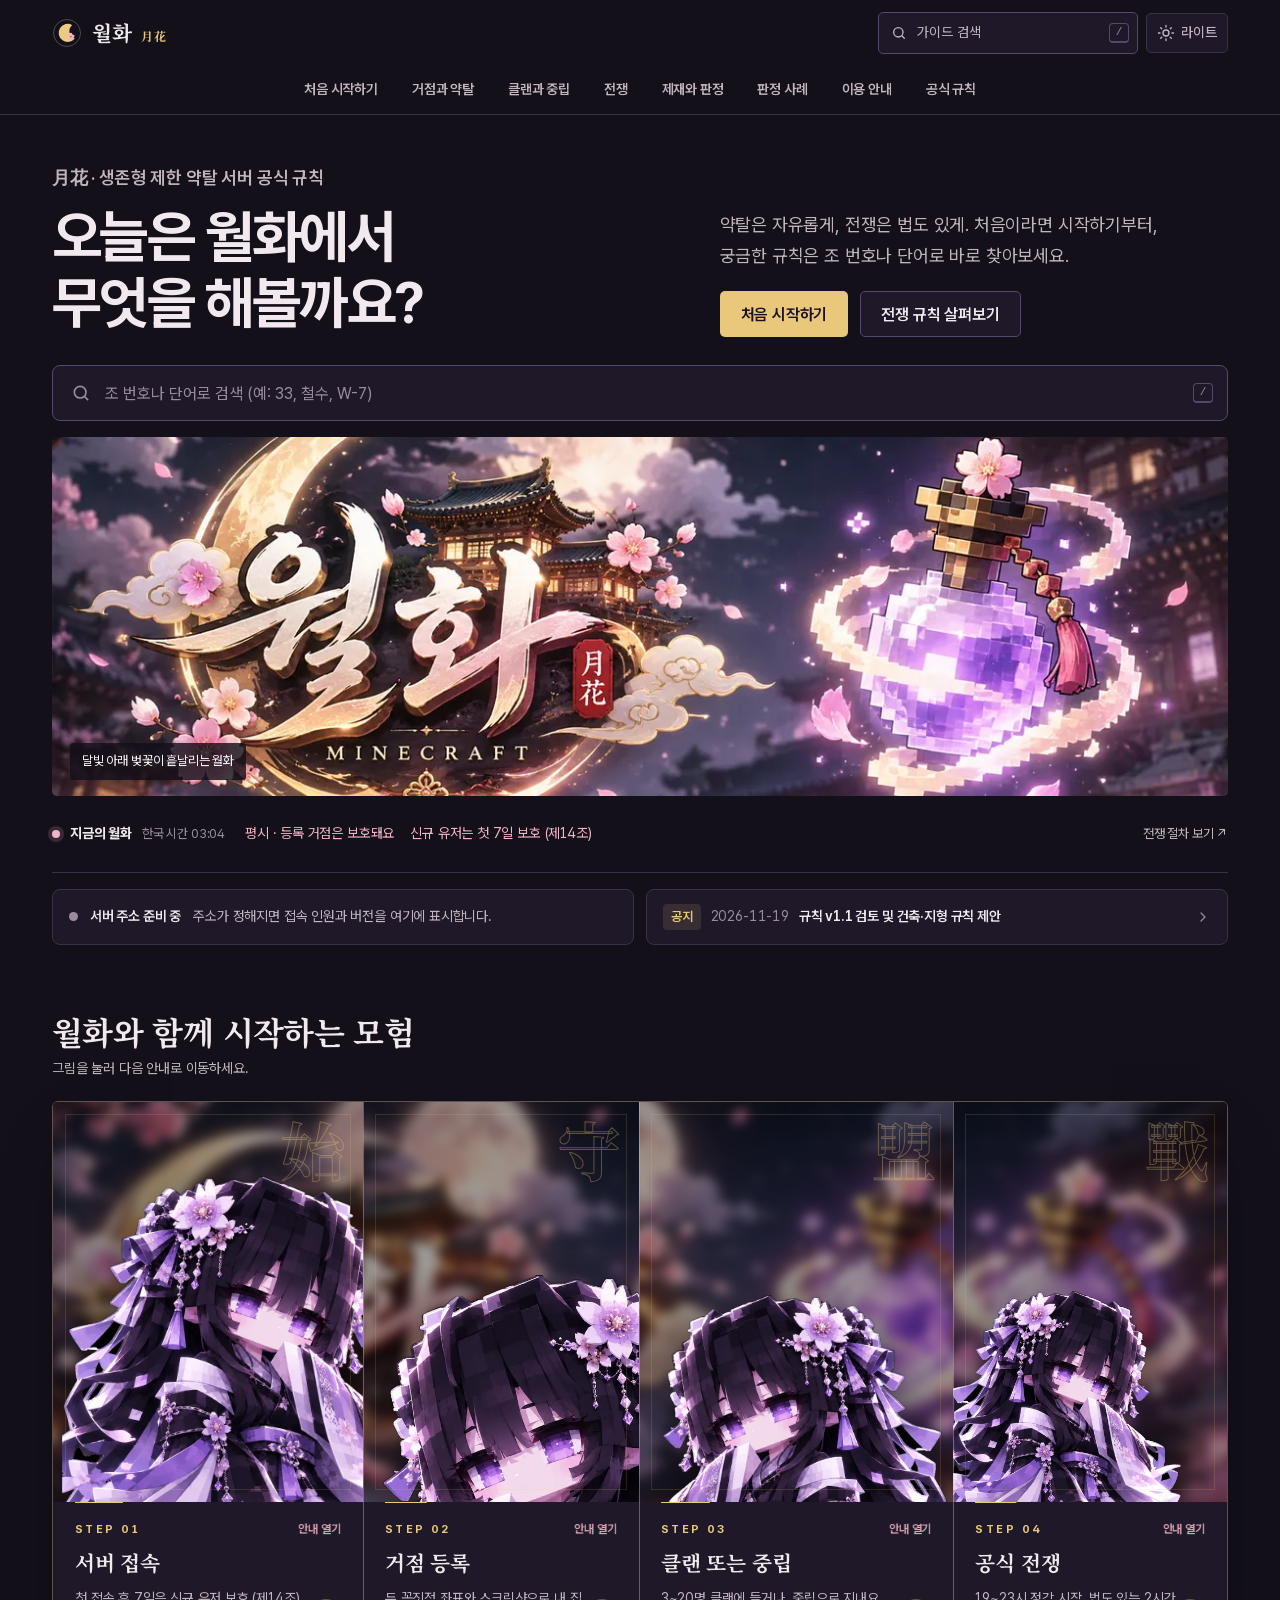
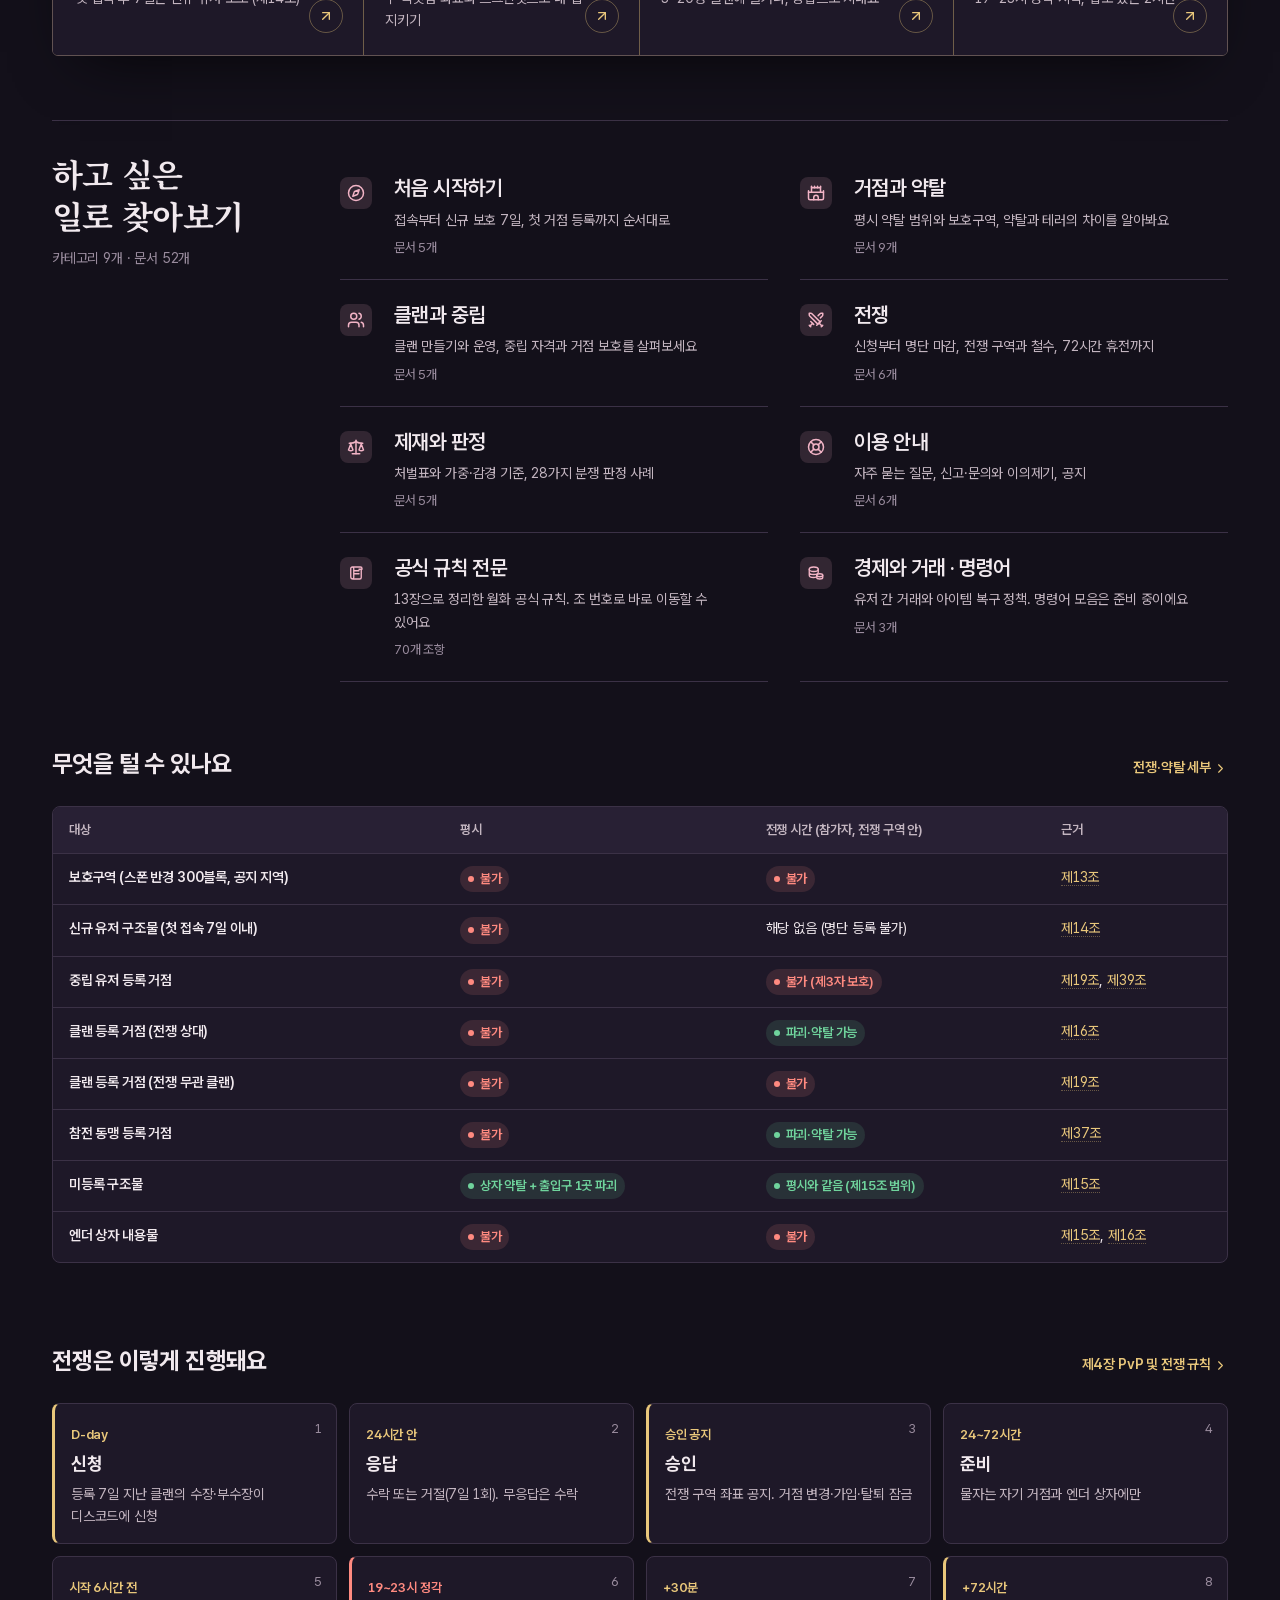
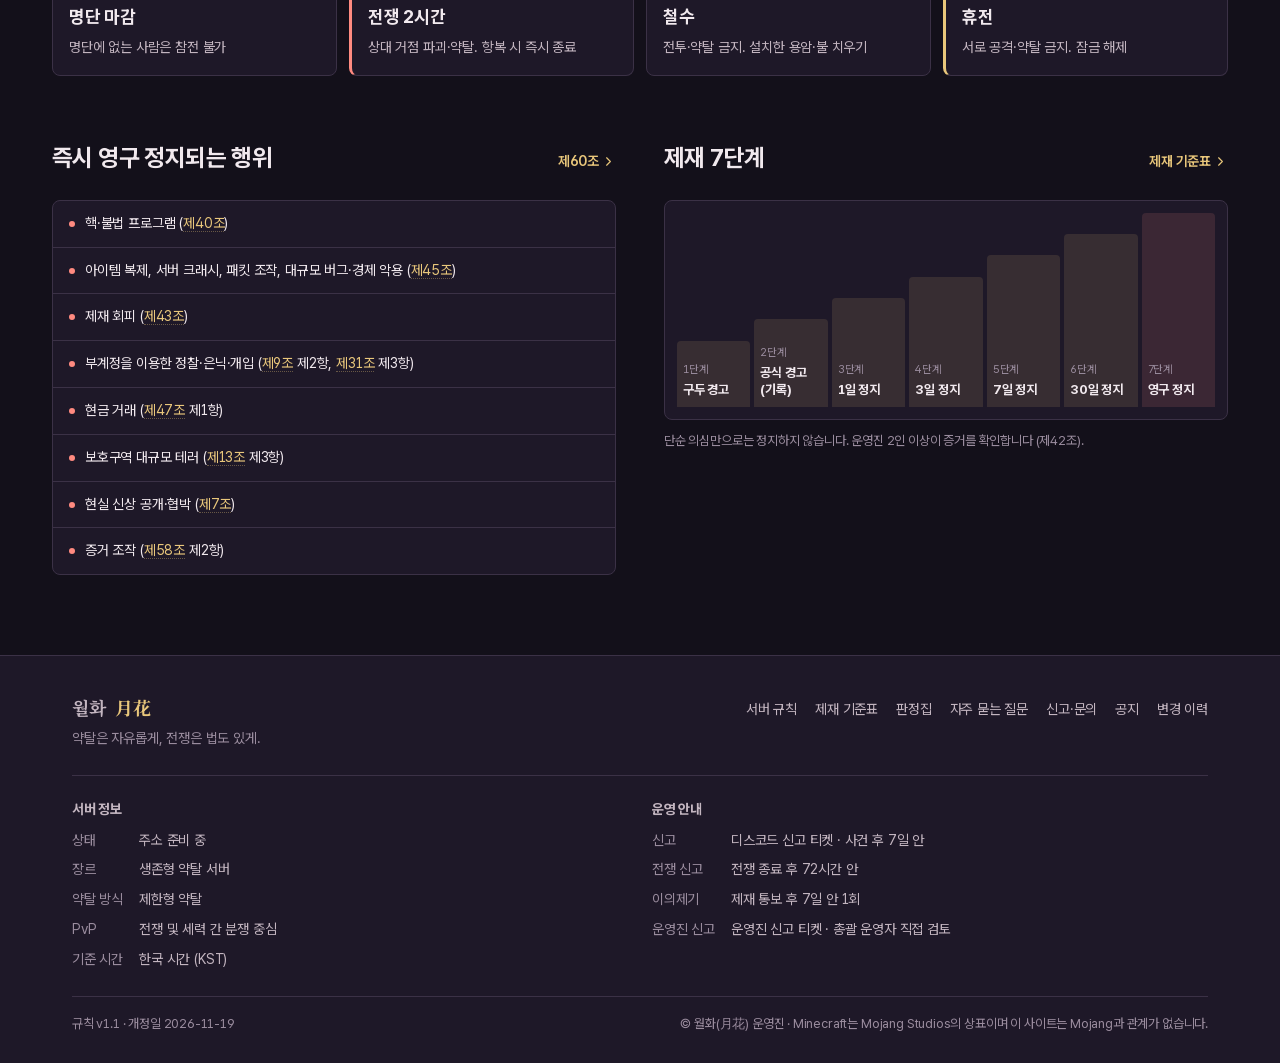
<file: index.html>
<!DOCTYPE html>
<html lang="ko">
<head>
<meta charset="utf-8">
<meta name="viewport" content="width=device-width, initial-scale=1, viewport-fit=cover">
<meta http-equiv="Content-Security-Policy" content="default-src 'self'; script-src 'self'; style-src 'self'; font-src 'self'; img-src 'self' data:; connect-src 'self' https://api.mcsrvstat.us https://*.workers.dev; object-src 'none'; base-uri 'self'; form-action 'none'; upgrade-insecure-requests">
<meta name="referrer" content="strict-origin-when-cross-origin">
<title>월화 공식 위키</title>
<meta name="description" content="월화(月花) 마인크래프트 약탈 서버 공식 위키. 서버 규칙, 전쟁·약탈 절차, 제재 기준, 판정 사례, 자주 묻는 질문.">
<meta name="theme-color" content="#13101a">
<meta name="color-scheme" content="dark light">
<meta property="og:type" content="website">
<meta property="og:site_name" content="월화 공식 위키">
<meta property="og:title" content="월화(月花) 공식 위키">
<meta property="og:description" content="약탈은 자유롭게, 전쟁은 법도 있게. 월화 생존형 제한 약탈 서버의 규칙과 가이드.">
<meta property="og:image" content="https://wolhwa.pages.dev/img/og.jpg">
<meta property="og:image:width" content="1200">
<meta property="og:image:height" content="630">
<meta property="og:url" content="https://wolhwa.pages.dev/">
<meta name="twitter:card" content="summary_large_image">
<link rel="canonical" href="https://wolhwa.pages.dev/">
<link rel="icon" href="img/favicon.svg" type="image/svg+xml">
<script src="js/theme.js"></script>
<link rel="stylesheet" href="fonts/pretendard/pretendard.css">
<link rel="stylesheet" href="fonts/noto-serif-kr/noto-serif-kr-700.css">
<link rel="preload" as="image" type="image/webp" imagesrcset="img/hero-800.webp 800w, img/hero-1200.webp 1200w, img/hero-1672.webp 1672w" imagesizes="(min-width: 1240px) 1184px, 100vw" fetchpriority="high">
<link rel="stylesheet" href="css/style.css">
</head>
<body>
<a class="skip" href="#view">본문으로 건너뛰기</a>
<div class="progress" id="progress" aria-hidden="true"></div>

<header class="top" id="top">
  <div class="top-row wrap">
    <button class="icon-btn menu-btn" id="menuBtn" type="button" aria-label="메뉴 열기" aria-controls="drawer" aria-expanded="false">
      <svg viewBox="0 0 24 24" fill="none" stroke="currentColor" stroke-width="2" stroke-linecap="round" aria-hidden="true"><path d="M4 6h16M4 12h16M4 18h16"/></svg>
    </button>
    <a class="logo" href="#home" aria-label="월화 공식 위키 홈">
      <svg viewBox="0 0 40 40" aria-hidden="true">
        <circle cx="20" cy="20" r="18" class="logo-ring"/>
        <path d="M27 9.5A12 12 0 1 0 30.5 27 10 10 0 0 1 27 9.5Z" fill="#ecca82"/>
        <g fill="#f2b4c6" transform="translate(25 25)"><circle r="2.2" cy="-3"/><circle r="2.2" cx="2.85" cy="-.93"/><circle r="2.2" cx="1.76" cy="2.43"/><circle r="2.2" cx="-1.76" cy="2.43"/><circle r="2.2" cx="-2.85" cy="-.93"/><circle r="1" fill="#8a6a2c"/></g>
      </svg>
      <span class="logo-text"><b>월화</b><small>月花</small></span>
    </a>
    <div class="top-tools">
      <button class="search-btn" id="searchBtn" type="button" aria-label="가이드 검색 (단축키 /)">
        <svg viewBox="0 0 24 24" fill="none" stroke="currentColor" stroke-width="2" stroke-linecap="round" aria-hidden="true"><circle cx="11" cy="11" r="7"/><path d="m20 20-3.5-3.5"/></svg>
        <span class="search-btn-label">가이드 검색</span><kbd>/</kbd>
      </button>
      <button class="icon-btn" id="themeBtn" type="button" aria-label="라이트 모드로 바꾸기">
        <svg class="i-sun" viewBox="0 0 24 24" fill="none" stroke="currentColor" stroke-width="1.8" stroke-linecap="round" aria-hidden="true"><circle cx="12" cy="12" r="4"/><path d="M12 2v2M12 20v2M4.9 4.9l1.4 1.4M17.7 17.7l1.4 1.4M2 12h2M20 12h2M4.9 19.1l1.4-1.4M17.7 6.3l1.4-1.4"/></svg>
        <svg class="i-moon" viewBox="0 0 24 24" fill="none" stroke="currentColor" stroke-width="1.8" aria-hidden="true"><path d="M20.5 14.6A8.5 8.5 0 0 1 9.4 3.5a8.5 8.5 0 1 0 11.1 11.1Z"/></svg>
        <span class="theme-label">라이트</span>
      </button>
    </div>
  </div>
  <nav class="gnb" id="gnb" aria-label="주 메뉴">
    <div class="wrap gnb-inner">
      <a href="#cat-start" data-nav="start">처음 시작하기</a>
      <a href="#cat-raid" data-nav="raid">거점과 약탈</a>
      <a href="#cat-clan" data-nav="clan">클랜과 중립</a>
      <a href="#cat-war" data-nav="war">전쟁</a>
      <a href="#penalty" data-nav="penalty">제재와 판정</a>
      <a href="#cases" data-nav="cases">판정 사례</a>
      <a href="#cat-help" data-nav="help">이용 안내</a>
      <a href="#rules" data-nav="rules">공식 규칙</a>
      <a href="#admin" data-nav="admin" class="admin-link">관리</a>
    </div>
  </nav>
</header>

<div class="scrim" id="scrim" hidden></div>
<nav class="drawer" id="drawer" aria-label="전체 메뉴" aria-hidden="true">
  <div class="drawer-head">
    <b>전체 메뉴</b>
    <button class="icon-btn" id="drawerClose" type="button" aria-label="메뉴 닫기">
      <svg viewBox="0 0 24 24" fill="none" stroke="currentColor" stroke-width="2" stroke-linecap="round" aria-hidden="true"><path d="M6 6l12 12M18 6 6 18"/></svg>
    </button>
  </div>
  <div class="drawer-body" id="drawerBody"></div>
</nav>

<main id="view" tabindex="-1"></main>

<footer class="foot" id="foot"></footer>

<nav class="tabbar" id="tabbar" aria-label="모바일 바로가기">
  <a href="#home" data-tab="home"><svg viewBox="0 0 24 24" fill="none" stroke="currentColor" stroke-width="1.8" aria-hidden="true"><path d="M4 11l8-7 8 7v9h-5v-6H9v6H4z"/></svg>홈</a>
  <a href="#rules" data-tab="rules"><svg viewBox="0 0 24 24" fill="none" stroke="currentColor" stroke-width="1.8" aria-hidden="true"><path d="M6 3h9l4 4v14H6zM9 10h7M9 14h7M9 18h4"/></svg>규칙</a>
  <button type="button" id="tabSearch"><svg viewBox="0 0 24 24" fill="none" stroke="currentColor" stroke-width="1.8" aria-hidden="true"><circle cx="11" cy="11" r="7"/><path d="m20 20-3.5-3.5"/></svg>검색</button>
  <a href="#penalty" data-tab="penalty"><svg viewBox="0 0 24 24" fill="none" stroke="currentColor" stroke-width="1.8" aria-hidden="true"><path d="M12 3l8 3v6c0 5-3.5 8-8 9-4.5-1-8-4-8-9V6z"/></svg>제재</a>
  <button type="button" id="tabMenu" aria-controls="drawer"><svg viewBox="0 0 24 24" fill="none" stroke="currentColor" stroke-width="1.8" aria-hidden="true"><path d="M4 7h16M4 12h16M4 17h16"/></svg>메뉴</button>
</nav>

<div class="palette" id="palette" role="dialog" aria-modal="true" aria-label="위키 검색" hidden>
  <div class="pal">
    <div class="pal-input">
      <svg viewBox="0 0 24 24" fill="none" stroke="currentColor" stroke-width="2" stroke-linecap="round" aria-hidden="true"><circle cx="11" cy="11" r="7"/><path d="m20 20-3.5-3.5"/></svg>
      <label for="palInput" class="sr">검색어</label>
      <input id="palInput" type="search" placeholder="조 번호(33), 제재 코드(W-7), 단어(철수, 엔더 상자)" autocomplete="off" role="combobox" aria-controls="palResults" aria-expanded="true" enterkeyhint="search">
      <button type="button" id="palClose" aria-label="검색 닫기">ESC</button>
    </div>
    <div class="chips pal-chips" id="palChips" role="group" aria-label="카테고리 필터"></div>
    <div class="pal-results" id="palResults" role="listbox" aria-label="검색 결과"></div>
    <div class="pal-foot"><span><kbd>↑</kbd> <kbd>↓</kbd> 이동</span><span><kbd>Enter</kbd> 열기</span><span><kbd>Esc</kbd> 닫기</span><span id="palCount"></span></div>
  </div>
</div>

<button class="to-top" id="toTop" type="button" aria-label="맨 위로">
  <svg viewBox="0 0 24 24" fill="none" stroke="currentColor" stroke-width="2" stroke-linecap="round" aria-hidden="true"><path d="m6 15 6-6 6 6"/></svg>
</button>
<div class="toast" id="toast" role="status" aria-live="polite"></div>

<script defer src="vendor/marked.min.js"></script>
<script defer src="js/status.js"></script>
<script defer src="js/icons.js"></script>
<script defer src="js/data.js"></script>
<script defer src="js/app.js"></script>
<script defer src="js/admin.js"></script>
</body>
</html>
</file>
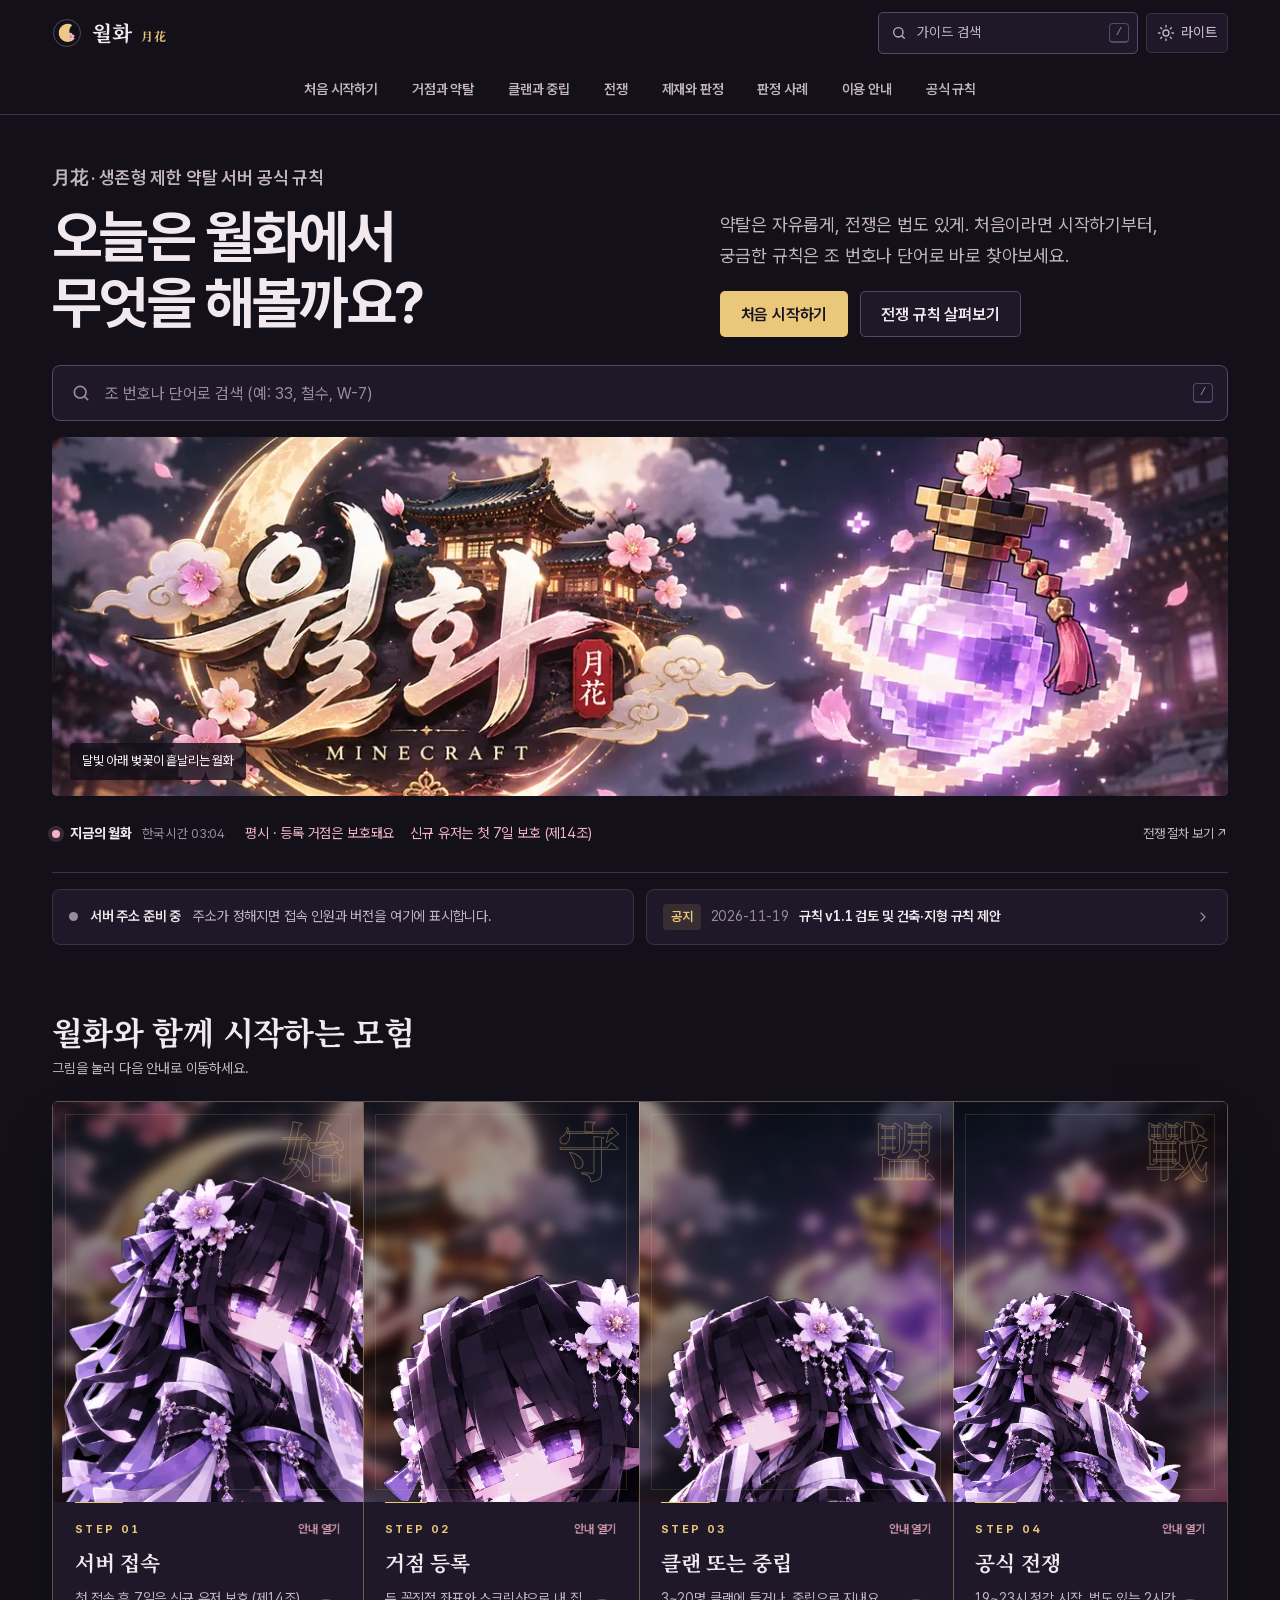
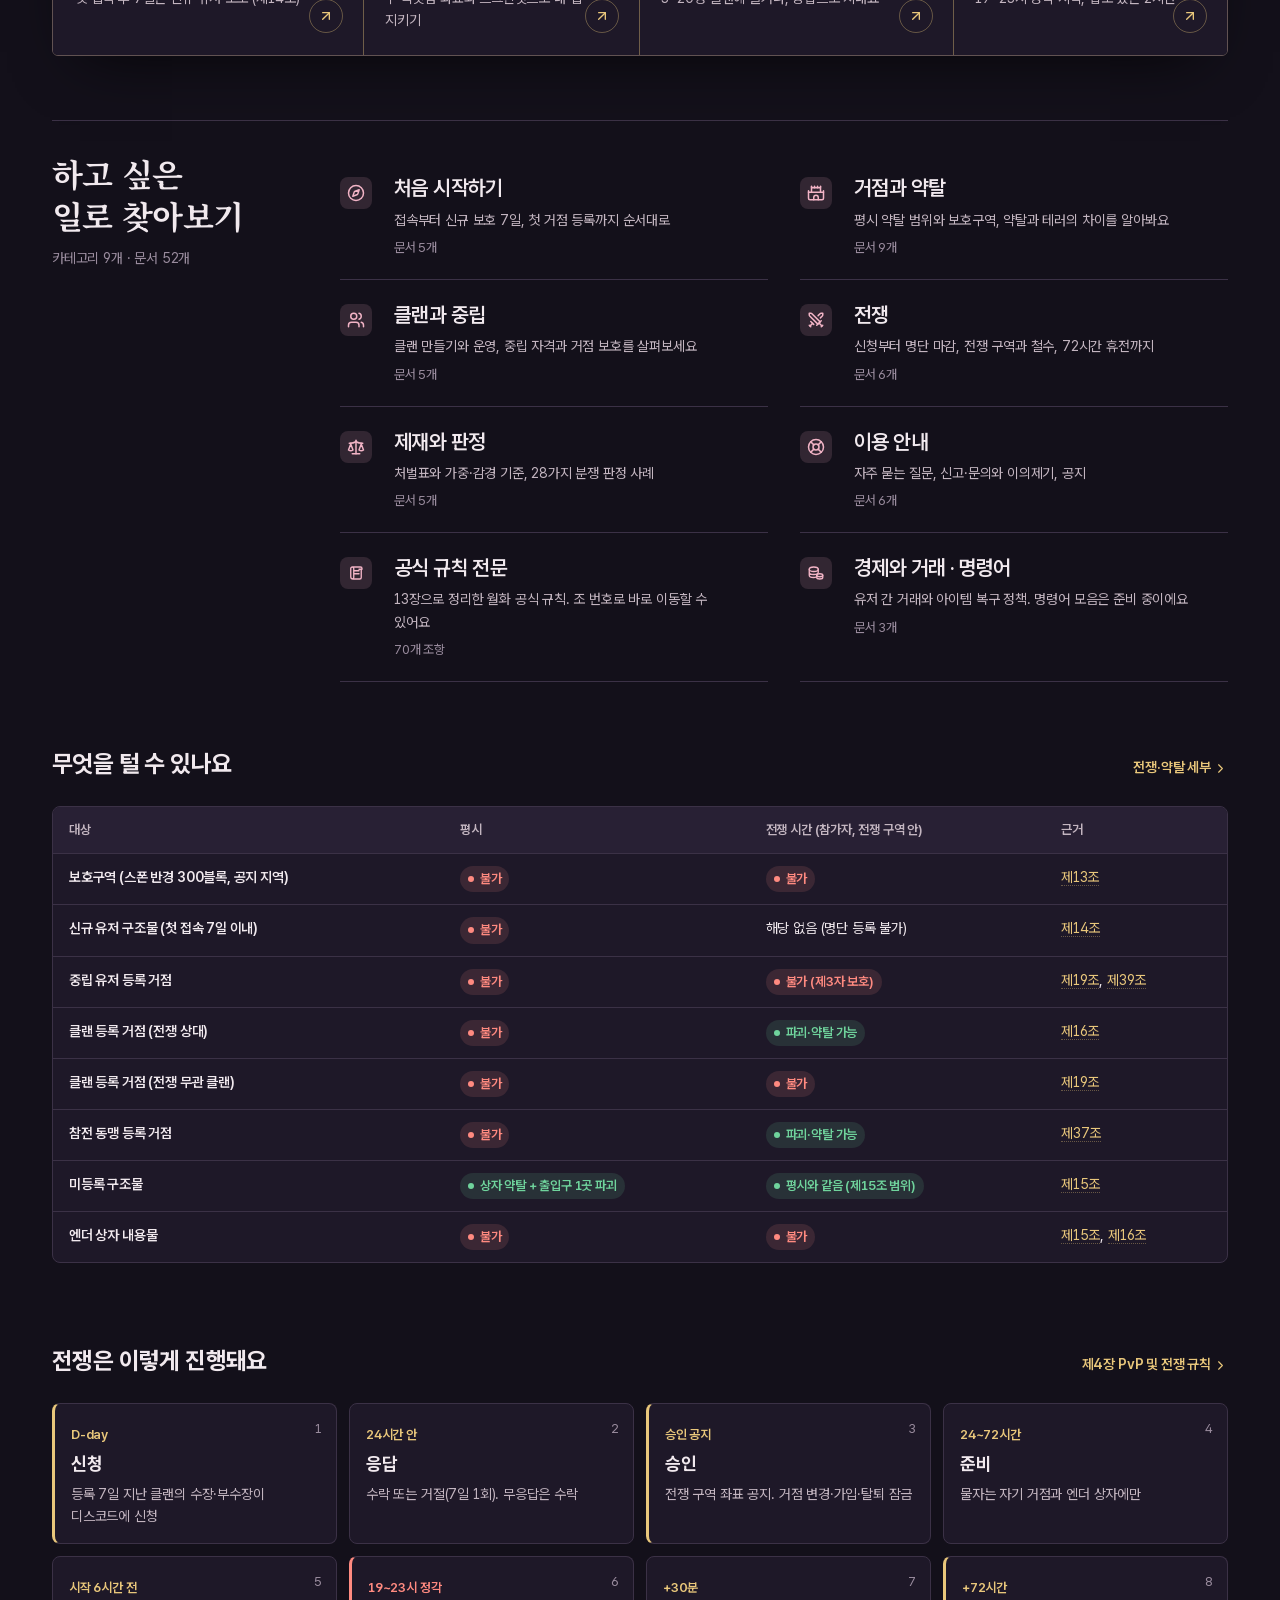
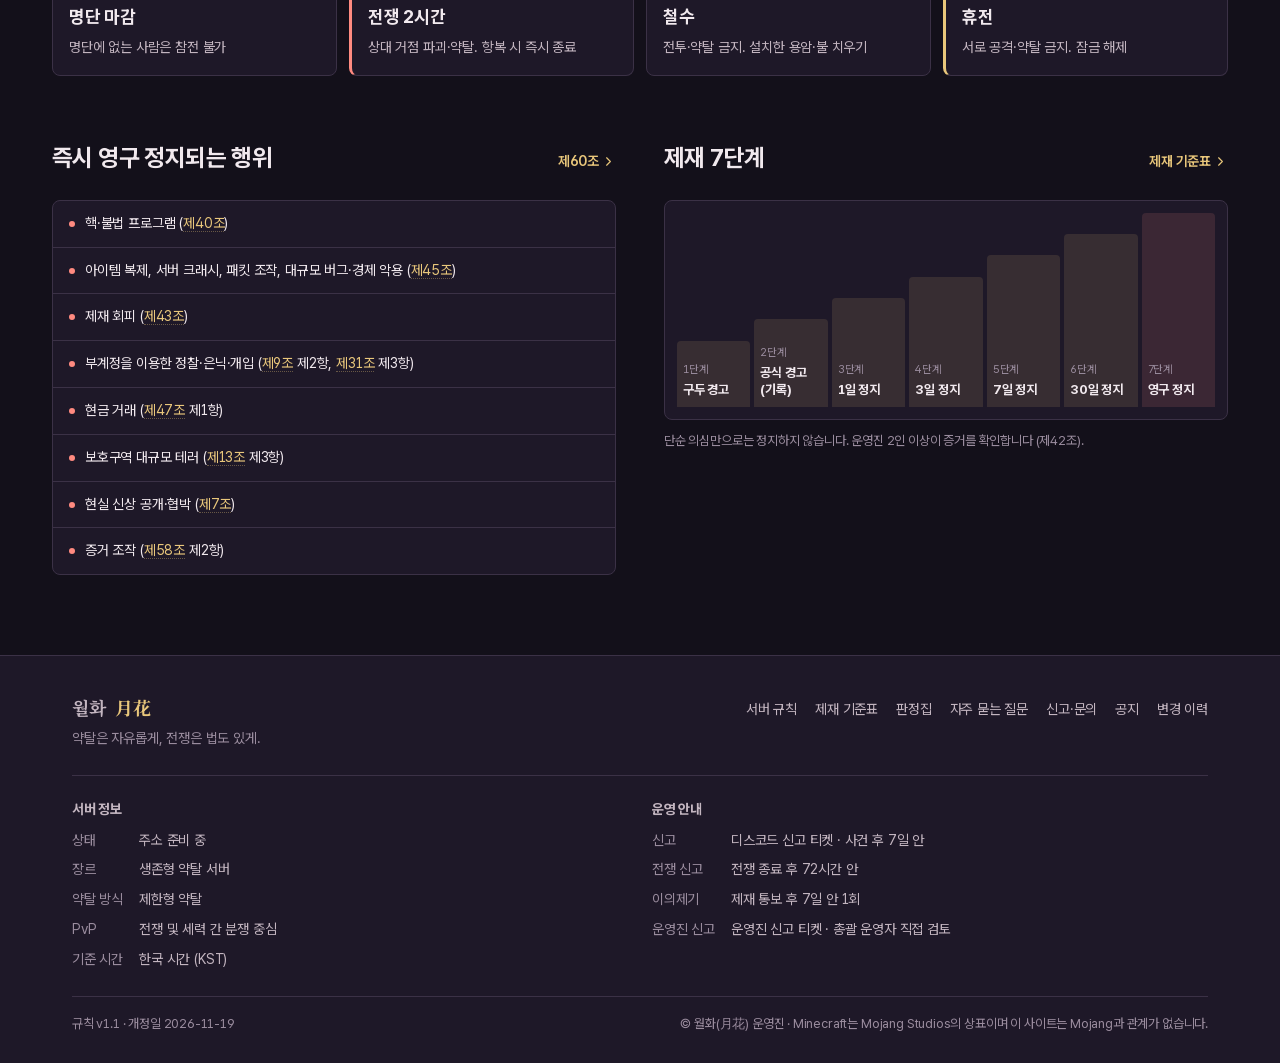
<file: page.html>
<!DOCTYPE html>
<html lang="ko">
<head>
<meta charset="utf-8">
<meta name="viewport" content="width=device-width, initial-scale=1">
<meta http-equiv="Content-Security-Policy" content="default-src 'self'; script-src 'self'; style-src 'self'; object-src 'none'; base-uri 'self'; form-action 'none'">
<meta name="robots" content="noindex">
<title>월화 공식 위키로 이동 중</title>
<link rel="canonical" href="https://wolhwa.pages.dev/">
<script src="js/legacy.js"></script>
</head>
<body>
<p>월화 공식 위키로 이동하고 있어요. 이동하지 않으면 <a href="./">홈으로</a> 가 주세요.</p>
</body>
</html>
</file>
<file: fonts/pretendard/pretendard.css>
/*
Copyright (c) 2021 Kil Hyung-jin, with Reserved Font Name Pretendard.
https://github.com/orioncactus/pretendard

This Font Software is licensed under the SIL Open Font License, Version 1.1.
This license is copied below, and is also available with a FAQ at:
http://scripts.sil.org/OFL
*/
/* [0] */
@font-face {
	font-family: 'Pretendard Variable';
	font-style: normal;
	font-display: swap;
	font-weight: 45 920;
	src: url(./woff2-dynamic-subset/PretendardVariable.subset.0.woff2) format('woff2-variations');
	unicode-range: U+f9ca-fa0b, U+ff03-ff05, U+ff07, U+ff0a-ff0b, U+ff0d-ff19, U+ff1b, U+ff1d, U+ff20-ff5b, U+ff5d, U+ffe0-ffe3, U+ffe5-ffe6;
}

/* [1] */
@font-face {
	font-family: 'Pretendard Variable';
	font-style: normal;
	font-display: swap;
	font-weight: 45 920;
	src: url(./woff2-dynamic-subset/PretendardVariable.subset.1.woff2) format('woff2-variations');
	unicode-range: U+d723-d728, U+d72a-d733, U+d735-d748, U+d74a-d74f, U+d752-d753, U+d755-d757, U+d75a-d75f, U+d762-d764, U+d766-d768, U+d76a-d76b, U+d76d-d76f, U+d771-d787, U+d789-d78b, U+d78d-d78f, U+d791-d797, U+d79a, U+d79c, U+d79e-d7a3, U+f900-f909, U+f90b-f92e;
}

/* [2] */
@font-face {
	font-family: 'Pretendard Variable';
	font-style: normal;
	font-display: swap;
	font-weight: 45 920;
	src: url(./woff2-dynamic-subset/PretendardVariable.subset.2.woff2) format('woff2-variations');
	unicode-range: U+d679-d68b, U+d68e-d69e, U+d6a0, U+d6a2-d6a7, U+d6a9-d6c3, U+d6c6-d6c7, U+d6c9-d6cb, U+d6cd-d6d3, U+d6d5-d6d6, U+d6d8-d6e3, U+d6e5-d6e7, U+d6e9-d6fb, U+d6fd-d717, U+d719-d71f, U+d721-d722;
}

/* [3] */
@font-face {
	font-family: 'Pretendard Variable';
	font-style: normal;
	font-display: swap;
	font-weight: 45 920;
	src: url(./woff2-dynamic-subset/PretendardVariable.subset.3.woff2) format('woff2-variations');
	unicode-range: U+d5bc-d5c7, U+d5ca-d5cb, U+d5cd-d5cf, U+d5d1-d5d7, U+d5d9-d5da, U+d5dc, U+d5de-d5e3, U+d5e6-d5e7, U+d5e9-d5eb, U+d5ed-d5f6, U+d5f8, U+d5fa-d5ff, U+d602-d603, U+d605-d607, U+d609-d60f, U+d612-d613, U+d616-d61b, U+d61d-d637, U+d63a-d63b, U+d63d-d63f, U+d641-d647, U+d64a-d64c, U+d64e-d653, U+d656-d657, U+d659-d65b, U+d65d-d666, U+d668, U+d66a-d678;
}

/* [4] */
@font-face {
	font-family: 'Pretendard Variable';
	font-style: normal;
	font-display: swap;
	font-weight: 45 920;
	src: url(./woff2-dynamic-subset/PretendardVariable.subset.4.woff2) format('woff2-variations');
	unicode-range: U+d507, U+d509-d50b, U+d50d-d513, U+d515-d53b, U+d53e-d53f, U+d541-d543, U+d545-d54c, U+d54e, U+d550, U+d552-d557, U+d55a-d55b, U+d55d-d55f, U+d561-d564, U+d566-d567, U+d56a, U+d56c, U+d56e-d573, U+d576-d577, U+d579-d583, U+d585-d586, U+d58a-d5a4, U+d5a6-d5bb;
}

/* [5] */
@font-face {
	font-family: 'Pretendard Variable';
	font-style: normal;
	font-display: swap;
	font-weight: 45 920;
	src: url(./woff2-dynamic-subset/PretendardVariable.subset.5.woff2) format('woff2-variations');
	unicode-range: U+d464-d477, U+d47a-d47b, U+d47d-d47f, U+d481-d487, U+d489-d48a, U+d48c, U+d48e-d4e7, U+d4e9-d503, U+d505-d506;
}

/* [6] */
@font-face {
	font-family: 'Pretendard Variable';
	font-style: normal;
	font-display: swap;
	font-weight: 45 920;
	src: url(./woff2-dynamic-subset/PretendardVariable.subset.6.woff2) format('woff2-variations');
	unicode-range: U+d3bf-d3c7, U+d3ca-d3cf, U+d3d1-d3eb, U+d3ee-d3ef, U+d3f1-d3f3, U+d3f5-d3fb, U+d3fd-d400, U+d402-d45b, U+d45d-d463;
}

/* [7] */
@font-face {
	font-family: 'Pretendard Variable';
	font-style: normal;
	font-display: swap;
	font-weight: 45 920;
	src: url(./woff2-dynamic-subset/PretendardVariable.subset.7.woff2) format('woff2-variations');
	unicode-range: U+d2ff, U+d302-d304, U+d306-d30b, U+d30f, U+d311-d313, U+d315-d31b, U+d31e, U+d322-d324, U+d326-d327, U+d32a-d32b, U+d32d-d32f, U+d331-d337, U+d339-d33c, U+d33e-d37b, U+d37e-d37f, U+d381-d383, U+d385-d38b, U+d38e-d390, U+d392-d397, U+d39a-d39b, U+d39d-d39f, U+d3a1-d3a7, U+d3a9-d3aa, U+d3ac, U+d3ae-d3b3, U+d3b5-d3b7, U+d3b9-d3bb, U+d3bd-d3be;
}

/* [8] */
@font-face {
	font-family: 'Pretendard Variable';
	font-style: normal;
	font-display: swap;
	font-weight: 45 920;
	src: url(./woff2-dynamic-subset/PretendardVariable.subset.8.woff2) format('woff2-variations');
	unicode-range: U+d257-d27f, U+d281-d29b, U+d29d-d29f, U+d2a1-d2ab, U+d2ad-d2b7, U+d2ba-d2bb, U+d2bd-d2bf, U+d2c1-d2c7, U+d2c9-d2ef, U+d2f2-d2f3, U+d2f5-d2f7, U+d2f9-d2fe;
}

/* [9] */
@font-face {
	font-family: 'Pretendard Variable';
	font-style: normal;
	font-display: swap;
	font-weight: 45 920;
	src: url(./woff2-dynamic-subset/PretendardVariable.subset.9.woff2) format('woff2-variations');
	unicode-range: U+d1b4, U+d1b6-d1f3, U+d1f5-d22b, U+d22e-d22f, U+d231-d233, U+d235-d23b, U+d23d-d240, U+d242-d256;
}

/* [10] */
@font-face {
	font-family: 'Pretendard Variable';
	font-style: normal;
	font-display: swap;
	font-weight: 45 920;
	src: url(./woff2-dynamic-subset/PretendardVariable.subset.10.woff2) format('woff2-variations');
	unicode-range: U+d105-d12f, U+d132-d133, U+d135-d137, U+d139-d13f, U+d141-d142, U+d144, U+d146-d14b, U+d14e-d14f, U+d151-d153, U+d155-d15b, U+d15e-d187, U+d189-d19f, U+d1a2-d1a3, U+d1a5-d1a7, U+d1a9-d1af, U+d1b2-d1b3;
}

/* [11] */
@font-face {
	font-family: 'Pretendard Variable';
	font-style: normal;
	font-display: swap;
	font-weight: 45 920;
	src: url(./woff2-dynamic-subset/PretendardVariable.subset.11.woff2) format('woff2-variations');
	unicode-range: U+d04b-d04f, U+d051-d057, U+d059-d06b, U+d06d-d06f, U+d071-d073, U+d075-d07b, U+d07e-d0a3, U+d0a6-d0a7, U+d0a9-d0ab, U+d0ad-d0b3, U+d0b6, U+d0b8, U+d0ba-d0bf, U+d0c2-d0c3, U+d0c5-d0c7, U+d0c9-d0cf, U+d0d2, U+d0d6-d0db, U+d0de-d0df, U+d0e1-d0e3, U+d0e5-d0eb, U+d0ee-d0f0, U+d0f2-d104;
}

/* [12] */
@font-face {
	font-family: 'Pretendard Variable';
	font-style: normal;
	font-display: swap;
	font-weight: 45 920;
	src: url(./woff2-dynamic-subset/PretendardVariable.subset.12.woff2) format('woff2-variations');
	unicode-range: U+cfa2-cfc3, U+cfc5-cfdf, U+cfe2-cfe3, U+cfe5-cfe7, U+cfe9-cff4, U+cff6-cffb, U+cffd-cfff, U+d001-d003, U+d005-d017, U+d019-d033, U+d036-d037, U+d039-d03b, U+d03d-d04a;
}

/* [13] */
@font-face {
	font-family: 'Pretendard Variable';
	font-style: normal;
	font-display: swap;
	font-weight: 45 920;
	src: url(./woff2-dynamic-subset/PretendardVariable.subset.13.woff2) format('woff2-variations');
	unicode-range: U+cef0-cef3, U+cef6, U+cef9-ceff, U+cf01-cf03, U+cf05-cf07, U+cf09-cf0f, U+cf11-cf12, U+cf14-cf1b, U+cf1d-cf1f, U+cf21-cf2f, U+cf31-cf53, U+cf56-cf57, U+cf59-cf5b, U+cf5d-cf63, U+cf66, U+cf68, U+cf6a-cf6f, U+cf71-cf84, U+cf86-cf8b, U+cf8d-cfa1;
}

/* [14] */
@font-face {
	font-family: 'Pretendard Variable';
	font-style: normal;
	font-display: swap;
	font-weight: 45 920;
	src: url(./woff2-dynamic-subset/PretendardVariable.subset.14.woff2) format('woff2-variations');
	unicode-range: U+ce3c-ce57, U+ce5a-ce5b, U+ce5d-ce5f, U+ce61-ce67, U+ce6a, U+ce6c, U+ce6e-ce73, U+ce76-ce77, U+ce79-ce7b, U+ce7d-ce83, U+ce85-ce88, U+ce8a-ce8f, U+ce91-ce93, U+ce95-ce97, U+ce99-ce9f, U+cea2, U+cea4-ceab, U+cead-cee3, U+cee6-cee7, U+cee9-ceeb, U+ceed-ceef;
}

/* [15] */
@font-face {
	font-family: 'Pretendard Variable';
	font-style: normal;
	font-display: swap;
	font-weight: 45 920;
	src: url(./woff2-dynamic-subset/PretendardVariable.subset.15.woff2) format('woff2-variations');
	unicode-range: U+cd92-cd93, U+cd96-cd97, U+cd99-cd9b, U+cd9d-cda3, U+cda6-cda8, U+cdaa-cdaf, U+cdb1-cdc3, U+cdc5-cdcb, U+cdcd-cde7, U+cde9-ce03, U+ce05-ce1f, U+ce22-ce34, U+ce36-ce3b;
}

/* [16] */
@font-face {
	font-family: 'Pretendard Variable';
	font-style: normal;
	font-display: swap;
	font-weight: 45 920;
	src: url(./woff2-dynamic-subset/PretendardVariable.subset.16.woff2) format('woff2-variations');
	unicode-range: U+ccef-cd07, U+cd0a-cd0b, U+cd0d-cd1a, U+cd1c, U+cd1e-cd2b, U+cd2d-cd5b, U+cd5d-cd77, U+cd79-cd91;
}

/* [17] */
@font-face {
	font-family: 'Pretendard Variable';
	font-style: normal;
	font-display: swap;
	font-weight: 45 920;
	src: url(./woff2-dynamic-subset/PretendardVariable.subset.17.woff2) format('woff2-variations');
	unicode-range: U+cc3f-cc43, U+cc46-cc47, U+cc49-cc4b, U+cc4d-cc53, U+cc55-cc58, U+cc5a-cc5f, U+cc61-cc97, U+cc9a-cc9b, U+cc9d-cc9f, U+cca1-cca7, U+ccaa, U+ccac, U+ccae-ccb3, U+ccb6-ccb7, U+ccb9-ccbb, U+ccbd-cccf, U+ccd1-cce3, U+cce5-ccee;
}

/* [18] */
@font-face {
	font-family: 'Pretendard Variable';
	font-style: normal;
	font-display: swap;
	font-weight: 45 920;
	src: url(./woff2-dynamic-subset/PretendardVariable.subset.18.woff2) format('woff2-variations');
	unicode-range: U+cb91-cbd3, U+cbd5-cbe3, U+cbe5-cc0b, U+cc0e-cc0f, U+cc11-cc13, U+cc15-cc1b, U+cc1d-cc20, U+cc23-cc27, U+cc2a-cc2b, U+cc2d, U+cc2f, U+cc31-cc37, U+cc3a, U+cc3c;
}

/* [19] */
@font-face {
	font-family: 'Pretendard Variable';
	font-style: normal;
	font-display: swap;
	font-weight: 45 920;
	src: url(./woff2-dynamic-subset/PretendardVariable.subset.19.woff2) format('woff2-variations');
	unicode-range: U+caf4-cb47, U+cb4a-cb90;
}

/* [20] */
@font-face {
	font-family: 'Pretendard Variable';
	font-style: normal;
	font-display: swap;
	font-weight: 45 920;
	src: url(./woff2-dynamic-subset/PretendardVariable.subset.20.woff2) format('woff2-variations');
	unicode-range: U+ca4a-ca4b, U+ca4e-ca4f, U+ca51-ca53, U+ca55-ca5b, U+ca5d-ca60, U+ca62-ca83, U+ca85-cabb, U+cabe-cabf, U+cac1-cac3, U+cac5-cacb, U+cacd-cad0, U+cad2, U+cad4-cad8, U+cada-caf3;
}

/* [21] */
@font-face {
	font-family: 'Pretendard Variable';
	font-style: normal;
	font-display: swap;
	font-weight: 45 920;
	src: url(./woff2-dynamic-subset/PretendardVariable.subset.21.woff2) format('woff2-variations');
	unicode-range: U+c996-c997, U+c99a-c99c, U+c99e-c9bf, U+c9c2-c9c3, U+c9c5-c9c7, U+c9c9-c9cf, U+c9d2, U+c9d4, U+c9d7-c9d8, U+c9db, U+c9de-c9df, U+c9e1-c9e3, U+c9e5-c9e6, U+c9e8-c9eb, U+c9ee-c9f0, U+c9f2-c9f7, U+c9f9-ca0b, U+ca0d-ca28, U+ca2a-ca49;
}

/* [22] */
@font-face {
	font-family: 'Pretendard Variable';
	font-style: normal;
	font-display: swap;
	font-weight: 45 920;
	src: url(./woff2-dynamic-subset/PretendardVariable.subset.22.woff2) format('woff2-variations');
	unicode-range: U+c8e9-c8f4, U+c8f6-c8fb, U+c8fe-c8ff, U+c901-c903, U+c905-c90b, U+c90e-c910, U+c912-c917, U+c919-c92b, U+c92d-c94f, U+c951-c953, U+c955-c96b, U+c96d-c973, U+c975-c987, U+c98a-c98b, U+c98d-c98f, U+c991-c995;
}

/* [23] */
@font-face {
	font-family: 'Pretendard Variable';
	font-style: normal;
	font-display: swap;
	font-weight: 45 920;
	src: url(./woff2-dynamic-subset/PretendardVariable.subset.23.woff2) format('woff2-variations');
	unicode-range: U+c841-c84b, U+c84d-c86f, U+c872-c873, U+c875-c877, U+c879-c87f, U+c882-c884, U+c887-c88a, U+c88d-c8c3, U+c8c5-c8df, U+c8e1-c8e8;
}

/* [24] */
@font-face {
	font-family: 'Pretendard Variable';
	font-style: normal;
	font-display: swap;
	font-weight: 45 920;
	src: url(./woff2-dynamic-subset/PretendardVariable.subset.24.woff2) format('woff2-variations');
	unicode-range: U+c779-c77b, U+c77e-c782, U+c786, U+c78b, U+c78d, U+c78f, U+c792-c793, U+c795, U+c797, U+c799-c79f, U+c7a2, U+c7a7-c7ab, U+c7ae-c7bb, U+c7bd-c7c0, U+c7c2-c7c7, U+c7c9-c7dc, U+c7de-c7ff, U+c802-c803, U+c805-c807, U+c809, U+c80b-c80f, U+c812, U+c814, U+c817-c81b, U+c81e-c81f, U+c821-c823, U+c825-c82e, U+c830-c837, U+c839-c83b, U+c83d-c840;
}

/* [25] */
@font-face {
	font-family: 'Pretendard Variable';
	font-style: normal;
	font-display: swap;
	font-weight: 45 920;
	src: url(./woff2-dynamic-subset/PretendardVariable.subset.25.woff2) format('woff2-variations');
	unicode-range: U+c6bb-c6bf, U+c6c2, U+c6c4, U+c6c6-c6cb, U+c6ce-c6cf, U+c6d1-c6d3, U+c6d5-c6db, U+c6dd-c6df, U+c6e1-c6e7, U+c6e9-c6eb, U+c6ed-c6ef, U+c6f1-c6f8, U+c6fa-c703, U+c705-c707, U+c709-c70b, U+c70d-c716, U+c718, U+c71a-c71f, U+c722-c723, U+c725-c727, U+c729-c734, U+c736-c73b, U+c73e-c73f, U+c741-c743, U+c745-c74b, U+c74e-c750, U+c752-c757, U+c759-c773, U+c776-c777;
}

/* [26] */
@font-face {
	font-family: 'Pretendard Variable';
	font-style: normal;
	font-display: swap;
	font-weight: 45 920;
	src: url(./woff2-dynamic-subset/PretendardVariable.subset.26.woff2) format('woff2-variations');
	unicode-range: U+c5f5-c5fb, U+c5fe, U+c602-c605, U+c607, U+c609-c60f, U+c611-c61a, U+c61c-c623, U+c626-c627, U+c629-c62b, U+c62d, U+c62f-c632, U+c636, U+c638, U+c63a-c63f, U+c642-c643, U+c645-c647, U+c649-c652, U+c656-c65b, U+c65d-c65f, U+c661-c663, U+c665-c677, U+c679-c67b, U+c67d-c693, U+c696-c697, U+c699-c69b, U+c69d-c6a3, U+c6a6, U+c6a8, U+c6aa-c6af, U+c6b2-c6b3, U+c6b5-c6b7, U+c6b9-c6ba;
}

/* [27] */
@font-face {
	font-family: 'Pretendard Variable';
	font-style: normal;
	font-display: swap;
	font-weight: 45 920;
	src: url(./woff2-dynamic-subset/PretendardVariable.subset.27.woff2) format('woff2-variations');
	unicode-range: U+c517-c527, U+c52a-c52b, U+c52d-c52f, U+c531-c538, U+c53a, U+c53c, U+c53e-c543, U+c546-c547, U+c54b, U+c54d-c552, U+c556, U+c55a-c55b, U+c55d, U+c55f, U+c562-c563, U+c565-c567, U+c569-c56f, U+c572, U+c574, U+c576-c57b, U+c57e-c57f, U+c581-c583, U+c585-c586, U+c588-c58b, U+c58e, U+c590, U+c592-c596, U+c599-c5b3, U+c5b6-c5b7, U+c5ba, U+c5be-c5c3, U+c5ca-c5cb, U+c5cd, U+c5cf, U+c5d2-c5d3, U+c5d5-c5d7, U+c5d9-c5df, U+c5e1-c5e2, U+c5e4, U+c5e6-c5eb, U+c5ef, U+c5f1-c5f3;
}

/* [28] */
@font-face {
	font-family: 'Pretendard Variable';
	font-style: normal;
	font-display: swap;
	font-weight: 45 920;
	src: url(./woff2-dynamic-subset/PretendardVariable.subset.28.woff2) format('woff2-variations');
	unicode-range: U+c475-c4ef, U+c4f2-c4f3, U+c4f5-c4f7, U+c4f9-c4ff, U+c502-c50b, U+c50d-c516;
}

/* [29] */
@font-face {
	font-family: 'Pretendard Variable';
	font-style: normal;
	font-display: swap;
	font-weight: 45 920;
	src: url(./woff2-dynamic-subset/PretendardVariable.subset.29.woff2) format('woff2-variations');
	unicode-range: U+c3d0-c3d7, U+c3da-c3db, U+c3dd-c3de, U+c3e1-c3ec, U+c3ee-c3f3, U+c3f5-c42b, U+c42d-c463, U+c466-c474;
}

/* [30] */
@font-face {
	font-family: 'Pretendard Variable';
	font-style: normal;
	font-display: swap;
	font-weight: 45 920;
	src: url(./woff2-dynamic-subset/PretendardVariable.subset.30.woff2) format('woff2-variations');
	unicode-range: U+c32b-c367, U+c36a-c36b, U+c36d-c36f, U+c371-c377, U+c37a-c37b, U+c37e-c383, U+c385-c387, U+c389-c3cf;
}

/* [31] */
@font-face {
	font-family: 'Pretendard Variable';
	font-style: normal;
	font-display: swap;
	font-weight: 45 920;
	src: url(./woff2-dynamic-subset/PretendardVariable.subset.31.woff2) format('woff2-variations');
	unicode-range: U+c26a-c26b, U+c26d-c26f, U+c271-c273, U+c275-c27b, U+c27e-c287, U+c289-c28f, U+c291-c297, U+c299-c29a, U+c29c-c2a3, U+c2a5-c2a7, U+c2a9-c2ab, U+c2ad-c2b3, U+c2b6, U+c2b8, U+c2ba-c2bb, U+c2bd-c2db, U+c2de-c2df, U+c2e1-c2e2, U+c2e5-c2ea, U+c2ee, U+c2f0, U+c2f2-c2f5, U+c2f7, U+c2fa-c2fb, U+c2fd-c2ff, U+c301-c307, U+c309-c30c, U+c30e-c312, U+c315-c323, U+c325-c328, U+c32a;
}

/* [32] */
@font-face {
	font-family: 'Pretendard Variable';
	font-style: normal;
	font-display: swap;
	font-weight: 45 920;
	src: url(./woff2-dynamic-subset/PretendardVariable.subset.32.woff2) format('woff2-variations');
	unicode-range: U+c1bc-c1c3, U+c1c5-c1df, U+c1e1-c1fb, U+c1fd-c203, U+c205-c20c, U+c20e, U+c210-c217, U+c21a-c21b, U+c21d-c21e, U+c221-c227, U+c229-c22a, U+c22c, U+c22e, U+c230, U+c233-c24f, U+c251-c257, U+c259-c269;
}

/* [33] */
@font-face {
	font-family: 'Pretendard Variable';
	font-style: normal;
	font-display: swap;
	font-weight: 45 920;
	src: url(./woff2-dynamic-subset/PretendardVariable.subset.33.woff2) format('woff2-variations');
	unicode-range: U+c101-c11b, U+c11f, U+c121-c123, U+c125-c12b, U+c12e, U+c132-c137, U+c13a-c13b, U+c13d-c13f, U+c141-c147, U+c14a, U+c14c-c153, U+c155-c157, U+c159-c15b, U+c15d-c166, U+c169-c16f, U+c171-c177, U+c179-c18b, U+c18e-c18f, U+c191-c193, U+c195-c19b, U+c19d-c19e, U+c1a0, U+c1a2-c1a4, U+c1a6-c1bb;
}

/* [34] */
@font-face {
	font-family: 'Pretendard Variable';
	font-style: normal;
	font-display: swap;
	font-weight: 45 920;
	src: url(./woff2-dynamic-subset/PretendardVariable.subset.34.woff2) format('woff2-variations');
	unicode-range: U+c049-c057, U+c059-c05b, U+c05d-c05f, U+c061-c067, U+c069-c08f, U+c091-c0ab, U+c0ae-c0af, U+c0b1-c0b3, U+c0b5, U+c0b7-c0bb, U+c0be, U+c0c2-c0c7, U+c0ca-c0cb, U+c0cd-c0cf, U+c0d1-c0d7, U+c0d9-c0da, U+c0dc, U+c0de-c0e3, U+c0e5-c0eb, U+c0ed-c0f3, U+c0f6, U+c0f8, U+c0fa-c0ff;
}

/* [35] */
@font-face {
	font-family: 'Pretendard Variable';
	font-style: normal;
	font-display: swap;
	font-weight: 45 920;
	src: url(./woff2-dynamic-subset/PretendardVariable.subset.35.woff2) format('woff2-variations');
	unicode-range: U+bfa7-bfaf, U+bfb1-bfc4, U+bfc6-bfcb, U+bfce-bfcf, U+bfd1-bfd3, U+bfd5-bfdb, U+bfdd-c048;
}

/* [36] */
@font-face {
	font-family: 'Pretendard Variable';
	font-style: normal;
	font-display: swap;
	font-weight: 45 920;
	src: url(./woff2-dynamic-subset/PretendardVariable.subset.36.woff2) format('woff2-variations');
	unicode-range: U+bf07, U+bf09-bf3f, U+bf41-bf4f, U+bf52-bf54, U+bf56-bfa6;
}

/* [37] */
@font-face {
	font-family: 'Pretendard Variable';
	font-style: normal;
	font-display: swap;
	font-weight: 45 920;
	src: url(./woff2-dynamic-subset/PretendardVariable.subset.37.woff2) format('woff2-variations');
	unicode-range: U+be56, U+be58, U+be5c-be5f, U+be62-be63, U+be65-be67, U+be69-be74, U+be76-be7b, U+be7e-be7f, U+be81-be8e, U+be90, U+be92-bea7, U+bea9-becf, U+bed2-bed3, U+bed5-bed6, U+bed9-bee3, U+bee6-bf06;
}

/* [38] */
@font-face {
	font-family: 'Pretendard Variable';
	font-style: normal;
	font-display: swap;
	font-weight: 45 920;
	src: url(./woff2-dynamic-subset/PretendardVariable.subset.38.woff2) format('woff2-variations');
	unicode-range: U+bdb0-bdd3, U+bdd5-bdef, U+bdf1-be0b, U+be0d-be0f, U+be11-be13, U+be15-be43, U+be46-be47, U+be49-be4b, U+be4d-be53;
}

/* [39] */
@font-face {
	font-family: 'Pretendard Variable';
	font-style: normal;
	font-display: swap;
	font-weight: 45 920;
	src: url(./woff2-dynamic-subset/PretendardVariable.subset.39.woff2) format('woff2-variations');
	unicode-range: U+bd03, U+bd06, U+bd08, U+bd0a-bd0f, U+bd11-bd22, U+bd25-bd47, U+bd49-bd58, U+bd5a-bd7f, U+bd82-bd83, U+bd85-bd87, U+bd8a-bd8f, U+bd91-bd92, U+bd94, U+bd96-bd98, U+bd9a-bdaf;
}

/* [40] */
@font-face {
	font-family: 'Pretendard Variable';
	font-style: normal;
	font-display: swap;
	font-weight: 45 920;
	src: url(./woff2-dynamic-subset/PretendardVariable.subset.40.woff2) format('woff2-variations');
	unicode-range: U+bc4e-bc83, U+bc86-bc87, U+bc89-bc8b, U+bc8d-bc93, U+bc96, U+bc98, U+bc9b-bc9f, U+bca2-bca3, U+bca5-bca7, U+bca9-bcb2, U+bcb4-bcbb, U+bcbe-bcbf, U+bcc1-bcc3, U+bcc5-bccc, U+bcce-bcd0, U+bcd2-bcd4, U+bcd6-bcf3, U+bcf7, U+bcf9-bcfb, U+bcfd-bd02;
}

/* [41] */
@font-face {
	font-family: 'Pretendard Variable';
	font-style: normal;
	font-display: swap;
	font-weight: 45 920;
	src: url(./woff2-dynamic-subset/PretendardVariable.subset.41.woff2) format('woff2-variations');
	unicode-range: U+bb90-bba3, U+bba5-bbab, U+bbad-bbbf, U+bbc1-bbf7, U+bbfa-bbfb, U+bbfd-bbfe, U+bc01-bc07, U+bc09-bc0a, U+bc0e, U+bc10, U+bc12-bc13, U+bc17, U+bc19-bc1a, U+bc1e, U+bc20-bc23, U+bc26, U+bc28, U+bc2a-bc2c, U+bc2e-bc2f, U+bc32-bc33, U+bc35-bc37, U+bc39-bc3f, U+bc41-bc42, U+bc44, U+bc46-bc48, U+bc4a-bc4d;
}

/* [42] */
@font-face {
	font-family: 'Pretendard Variable';
	font-style: normal;
	font-display: swap;
	font-weight: 45 920;
	src: url(./woff2-dynamic-subset/PretendardVariable.subset.42.woff2) format('woff2-variations');
	unicode-range: U+bae6-bafb, U+bafd-bb17, U+bb19-bb33, U+bb37, U+bb39-bb3a, U+bb3d-bb43, U+bb45-bb46, U+bb48, U+bb4a-bb4f, U+bb51-bb53, U+bb55-bb57, U+bb59-bb62, U+bb64-bb8f;
}

/* [43] */
@font-face {
	font-family: 'Pretendard Variable';
	font-style: normal;
	font-display: swap;
	font-weight: 45 920;
	src: url(./woff2-dynamic-subset/PretendardVariable.subset.43.woff2) format('woff2-variations');
	unicode-range: U+ba30-ba37, U+ba3a-ba3b, U+ba3d-ba3f, U+ba41-ba47, U+ba49-ba4a, U+ba4c, U+ba4e-ba53, U+ba56-ba57, U+ba59-ba5b, U+ba5d-ba63, U+ba65-ba66, U+ba68-ba6f, U+ba71-ba73, U+ba75-ba77, U+ba79-ba84, U+ba86, U+ba88-baa7, U+baaa, U+baad-baaf, U+bab1-bab7, U+baba, U+babc, U+babe-bae5;
}

/* [44] */
@font-face {
	font-family: 'Pretendard Variable';
	font-style: normal;
	font-display: swap;
	font-weight: 45 920;
	src: url(./woff2-dynamic-subset/PretendardVariable.subset.44.woff2) format('woff2-variations');
	unicode-range: U+b96e-b973, U+b976-b977, U+b979-b97b, U+b97d-b983, U+b986, U+b988, U+b98a-b98d, U+b98f-b9ab, U+b9ae-b9af, U+b9b1-b9b3, U+b9b5-b9bb, U+b9be, U+b9c0, U+b9c2-b9c7, U+b9ca-b9cb, U+b9cd, U+b9d2-b9d7, U+b9da, U+b9dc, U+b9df-b9e0, U+b9e2, U+b9e6-b9e7, U+b9e9-b9f3, U+b9f6, U+b9f8, U+b9fb-ba2f;
}

/* [45] */
@font-face {
	font-family: 'Pretendard Variable';
	font-style: normal;
	font-display: swap;
	font-weight: 45 920;
	src: url(./woff2-dynamic-subset/PretendardVariable.subset.45.woff2) format('woff2-variations');
	unicode-range: U+b8bf-b8cb, U+b8cd-b8e0, U+b8e2-b8e7, U+b8ea-b8eb, U+b8ed-b8ef, U+b8f1-b8f7, U+b8fa, U+b8fc, U+b8fe-b903, U+b905-b917, U+b919-b91f, U+b921-b93b, U+b93d-b957, U+b95a-b95b, U+b95d-b95f, U+b961-b967, U+b969-b96c;
}

/* [46] */
@font-face {
	font-family: 'Pretendard Variable';
	font-style: normal;
	font-display: swap;
	font-weight: 45 920;
	src: url(./woff2-dynamic-subset/PretendardVariable.subset.46.woff2) format('woff2-variations');
	unicode-range: U+b80d-b80f, U+b811-b817, U+b81a, U+b81c-b823, U+b826-b827, U+b829-b82b, U+b82d-b833, U+b836, U+b83a-b83f, U+b841-b85b, U+b85e-b85f, U+b861-b863, U+b865-b86b, U+b86e, U+b870, U+b872-b8af, U+b8b1-b8be;
}

/* [47] */
@font-face {
	font-family: 'Pretendard Variable';
	font-style: normal;
	font-display: swap;
	font-weight: 45 920;
	src: url(./woff2-dynamic-subset/PretendardVariable.subset.47.woff2) format('woff2-variations');
	unicode-range: U+b74d-b75f, U+b761-b763, U+b765-b774, U+b776-b77b, U+b77e-b77f, U+b781-b783, U+b785-b78b, U+b78e, U+b792-b796, U+b79a-b79b, U+b79d-b7a7, U+b7aa, U+b7ae-b7b3, U+b7b6-b7c8, U+b7ca-b7eb, U+b7ee-b7ef, U+b7f1-b7f3, U+b7f5-b7fb, U+b7fe, U+b802-b806, U+b80a-b80b;
}

/* [48] */
@font-face {
	font-family: 'Pretendard Variable';
	font-style: normal;
	font-display: swap;
	font-weight: 45 920;
	src: url(./woff2-dynamic-subset/PretendardVariable.subset.48.woff2) format('woff2-variations');
	unicode-range: U+b6a7-b6aa, U+b6ac-b6b0, U+b6b2-b6ef, U+b6f1-b727, U+b72a-b72b, U+b72d-b72e, U+b731-b737, U+b739-b73a, U+b73c-b743, U+b745-b74c;
}

/* [49] */
@font-face {
	font-family: 'Pretendard Variable';
	font-style: normal;
	font-display: swap;
	font-weight: 45 920;
	src: url(./woff2-dynamic-subset/PretendardVariable.subset.49.woff2) format('woff2-variations');
	unicode-range: U+b605-b60f, U+b612-b617, U+b619-b624, U+b626-b69b, U+b69e-b6a3, U+b6a5-b6a6;
}

/* [50] */
@font-face {
	font-family: 'Pretendard Variable';
	font-style: normal;
	font-display: swap;
	font-weight: 45 920;
	src: url(./woff2-dynamic-subset/PretendardVariable.subset.50.woff2) format('woff2-variations');
	unicode-range: U+b55f, U+b562-b583, U+b585-b59f, U+b5a2-b5a3, U+b5a5-b5a7, U+b5a9-b5b2, U+b5b5-b5ba, U+b5bd-b604;
}

/* [51] */
@font-face {
	font-family: 'Pretendard Variable';
	font-style: normal;
	font-display: swap;
	font-weight: 45 920;
	src: url(./woff2-dynamic-subset/PretendardVariable.subset.51.woff2) format('woff2-variations');
	unicode-range: U+b4a5-b4b6, U+b4b8-b4bf, U+b4c1-b4c7, U+b4c9-b4db, U+b4de-b4df, U+b4e1-b4e2, U+b4e5-b4eb, U+b4ee, U+b4f0, U+b4f2-b513, U+b516-b517, U+b519-b51a, U+b51d-b523, U+b526, U+b528, U+b52b-b52f, U+b532-b533, U+b535-b537, U+b539-b53f, U+b541-b544, U+b546-b54b, U+b54d-b54f, U+b551-b55b, U+b55d-b55e;
}

/* [52] */
@font-face {
	font-family: 'Pretendard Variable';
	font-style: normal;
	font-display: swap;
	font-weight: 45 920;
	src: url(./woff2-dynamic-subset/PretendardVariable.subset.52.woff2) format('woff2-variations');
	unicode-range: U+b3f8-b3fb, U+b3fd-b40f, U+b411-b417, U+b419-b41b, U+b41d-b41f, U+b421-b427, U+b42a-b42b, U+b42d-b44f, U+b452-b453, U+b455-b457, U+b459-b45f, U+b462-b464, U+b466-b46b, U+b46d-b47f, U+b481-b4a3;
}

/* [53] */
@font-face {
	font-family: 'Pretendard Variable';
	font-style: normal;
	font-display: swap;
	font-weight: 45 920;
	src: url(./woff2-dynamic-subset/PretendardVariable.subset.53.woff2) format('woff2-variations');
	unicode-range: U+b342-b353, U+b356-b357, U+b359-b35b, U+b35d-b35e, U+b360-b363, U+b366, U+b368, U+b36a-b36d, U+b36f, U+b372-b373, U+b375-b377, U+b379-b37f, U+b381-b382, U+b384, U+b386-b38b, U+b38d-b3c3, U+b3c6-b3c7, U+b3c9-b3ca, U+b3cd-b3d3, U+b3d6, U+b3d8, U+b3da-b3f7;
}

/* [54] */
@font-face {
	font-family: 'Pretendard Variable';
	font-style: normal;
	font-display: swap;
	font-weight: 45 920;
	src: url(./woff2-dynamic-subset/PretendardVariable.subset.54.woff2) format('woff2-variations');
	unicode-range: U+b27c-b283, U+b285-b28f, U+b292-b293, U+b295-b297, U+b29a-b29f, U+b2a1-b2a4, U+b2a7-b2a9, U+b2ab, U+b2ad-b2c7, U+b2ca-b2cb, U+b2cd-b2cf, U+b2d1-b2d7, U+b2da, U+b2dc, U+b2de-b2e3, U+b2e7, U+b2e9-b2ea, U+b2ef-b2f3, U+b2f6, U+b2f8, U+b2fa-b2fb, U+b2fd-b2fe, U+b302-b303, U+b305-b307, U+b309-b30f, U+b312, U+b316-b31b, U+b31d-b341;
}

/* [55] */
@font-face {
	font-family: 'Pretendard Variable';
	font-style: normal;
	font-display: swap;
	font-weight: 45 920;
	src: url(./woff2-dynamic-subset/PretendardVariable.subset.55.woff2) format('woff2-variations');
	unicode-range: U+b1d6-b1e7, U+b1e9-b1fc, U+b1fe-b203, U+b206-b207, U+b209-b20b, U+b20d-b213, U+b216-b21f, U+b221-b257, U+b259-b273, U+b275-b27b;
}

/* [56] */
@font-face {
	font-family: 'Pretendard Variable';
	font-style: normal;
	font-display: swap;
	font-weight: 45 920;
	src: url(./woff2-dynamic-subset/PretendardVariable.subset.56.woff2) format('woff2-variations');
	unicode-range: U+b120-b122, U+b126-b127, U+b129-b12b, U+b12d-b133, U+b136, U+b138, U+b13a-b13f, U+b142-b143, U+b145-b14f, U+b151-b153, U+b156-b157, U+b159-b177, U+b17a-b17b, U+b17d-b17f, U+b181-b187, U+b189-b18c, U+b18e-b191, U+b195-b1a7, U+b1a9-b1cb, U+b1cd-b1d5;
}

/* [57] */
@font-face {
	font-family: 'Pretendard Variable';
	font-style: normal;
	font-display: swap;
	font-weight: 45 920;
	src: url(./woff2-dynamic-subset/PretendardVariable.subset.57.woff2) format('woff2-variations');
	unicode-range: U+b05f-b07b, U+b07e-b07f, U+b081-b083, U+b085-b08b, U+b08d-b097, U+b09b, U+b09d-b09f, U+b0a2-b0a7, U+b0aa, U+b0b0, U+b0b2, U+b0b6-b0b7, U+b0b9-b0bb, U+b0bd-b0c3, U+b0c6-b0c7, U+b0ca-b0cf, U+b0d1-b0df, U+b0e1-b0e4, U+b0e6-b107, U+b10a-b10b, U+b10d-b10f, U+b111-b112, U+b114-b117, U+b119-b11a, U+b11c-b11f;
}

/* [58] */
@font-face {
	font-family: 'Pretendard Variable';
	font-style: normal;
	font-display: swap;
	font-weight: 45 920;
	src: url(./woff2-dynamic-subset/PretendardVariable.subset.58.woff2) format('woff2-variations');
	unicode-range: U+afac-afb7, U+afba-afbb, U+afbd-afbf, U+afc1-afc6, U+afca-afcc, U+afce-afd3, U+afd5-afe7, U+afe9-afef, U+aff1-b00b, U+b00d-b00f, U+b011-b013, U+b015-b01b, U+b01d-b027, U+b029-b043, U+b045-b047, U+b049, U+b04b, U+b04d-b052, U+b055-b056, U+b058-b05c, U+b05e;
}

/* [59] */
@font-face {
	font-family: 'Pretendard Variable';
	font-style: normal;
	font-display: swap;
	font-weight: 45 920;
	src: url(./woff2-dynamic-subset/PretendardVariable.subset.59.woff2) format('woff2-variations');
	unicode-range: U+af03-af07, U+af09-af2b, U+af2e-af33, U+af35-af3b, U+af3e-af40, U+af44-af47, U+af4a-af5c, U+af5e-af63, U+af65-af7f, U+af81-afab;
}

/* [60] */
@font-face {
	font-family: 'Pretendard Variable';
	font-style: normal;
	font-display: swap;
	font-weight: 45 920;
	src: url(./woff2-dynamic-subset/PretendardVariable.subset.60.woff2) format('woff2-variations');
	unicode-range: U+ae56-ae5b, U+ae5e-ae60, U+ae62-ae64, U+ae66-ae67, U+ae69-ae6b, U+ae6d-ae83, U+ae85-aebb, U+aebf, U+aec1-aec3, U+aec5-aecb, U+aece, U+aed0, U+aed2-aed7, U+aed9-aef3, U+aef5-af02;
}

/* [61] */
@font-face {
	font-family: 'Pretendard Variable';
	font-style: normal;
	font-display: swap;
	font-weight: 45 920;
	src: url(./woff2-dynamic-subset/PretendardVariable.subset.61.woff2) format('woff2-variations');
	unicode-range: U+ad9c-ada3, U+ada5-adbf, U+adc1-adc3, U+adc5-adc7, U+adc9-add2, U+add4-addb, U+addd-addf, U+ade1-ade3, U+ade5-adf7, U+adfa-adfb, U+adfd-adff, U+ae02-ae07, U+ae0a, U+ae0c, U+ae0e-ae13, U+ae15-ae2f, U+ae31-ae33, U+ae35-ae37, U+ae39-ae3f, U+ae42, U+ae44, U+ae46-ae49, U+ae4b, U+ae4f, U+ae51-ae53, U+ae55;
}

/* [62] */
@font-face {
	font-family: 'Pretendard Variable';
	font-style: normal;
	font-display: swap;
	font-weight: 45 920;
	src: url(./woff2-dynamic-subset/PretendardVariable.subset.62.woff2) format('woff2-variations');
	unicode-range: U+ace2-ace3, U+ace5-ace6, U+ace9-acef, U+acf2, U+acf4, U+acf7-acfb, U+acfe-acff, U+ad01-ad03, U+ad05-ad0b, U+ad0d-ad10, U+ad12-ad1b, U+ad1d-ad33, U+ad35-ad48, U+ad4a-ad4f, U+ad51-ad6b, U+ad6e-ad6f, U+ad71-ad72, U+ad77-ad7c, U+ad7e, U+ad80, U+ad82-ad87, U+ad89-ad8b, U+ad8d-ad8f, U+ad91-ad9b;
}

/* [63] */
@font-face {
	font-family: 'Pretendard Variable';
	font-style: normal;
	font-display: swap;
	font-weight: 45 920;
	src: url(./woff2-dynamic-subset/PretendardVariable.subset.63.woff2) format('woff2-variations');
	unicode-range: U+ac25-ac2c, U+ac2e, U+ac30, U+ac32-ac37, U+ac39-ac3f, U+ac41-ac4c, U+ac4e-ac6f, U+ac72-ac73, U+ac75-ac76, U+ac79-ac7f, U+ac82, U+ac84-ac88, U+ac8a-ac8b, U+ac8d-ac8f, U+ac91-ac93, U+ac95-ac9b, U+ac9d-ac9e, U+aca1-aca7, U+acab, U+acad-acaf, U+acb1-acb7, U+acba-acbb, U+acbe-acc0, U+acc2-acc3, U+acc5-acdf;
}

/* [64] */
@font-face {
	font-family: 'Pretendard Variable';
	font-style: normal;
	font-display: swap;
	font-weight: 45 920;
	src: url(./woff2-dynamic-subset/PretendardVariable.subset.64.woff2) format('woff2-variations');
	unicode-range: U+99df, U+99ed, U+99f1, U+99ff, U+9a01, U+9a08, U+9a0e-9a0f, U+9a19, U+9a2b, U+9a30, U+9a36-9a37, U+9a40, U+9a43, U+9a45, U+9a4d, U+9a55, U+9a57, U+9a5a-9a5b, U+9a5f, U+9a62, U+9a65, U+9a69-9a6a, U+9aa8, U+9ab8, U+9ad3, U+9ae5, U+9aee, U+9b1a, U+9b27, U+9b2a, U+9b31, U+9b3c, U+9b41-9b45, U+9b4f, U+9b54, U+9b5a, U+9b6f, U+9b8e, U+9b91, U+9b9f, U+9bab, U+9bae, U+9bc9, U+9bd6, U+9be4, U+9be8, U+9c0d, U+9c10, U+9c12, U+9c15, U+9c25, U+9c32, U+9c3b, U+9c47, U+9c49, U+9c57, U+9ce5, U+9ce7, U+9ce9, U+9cf3-9cf4, U+9cf6, U+9d09, U+9d1b, U+9d26, U+9d28, U+9d3b, U+9d51, U+9d5d, U+9d60-9d61, U+9d6c, U+9d72, U+9da9, U+9daf, U+9db4, U+9dc4, U+9dd7, U+9df2, U+9df8-9dfa, U+9e1a, U+9e1e, U+9e75, U+9e79, U+9e7d, U+9e7f, U+9e92-9e93, U+9e97, U+9e9d, U+9e9f, U+9ea5, U+9eb4-9eb5, U+9ebb, U+9ebe, U+9ec3, U+9ecd-9ece, U+9ed4, U+9ed8, U+9edb-9edc, U+9ede, U+9ee8, U+9ef4, U+9f07-9f08, U+9f0e, U+9f13, U+9f20, U+9f3b, U+9f4a-9f4b, U+9f4e, U+9f52, U+9f5f, U+9f61, U+9f67, U+9f6a, U+9f6c, U+9f77, U+9f8d, U+9f90, U+9f95, U+9f9c, U+ac02-ac03, U+ac05-ac06, U+ac09-ac0f, U+ac17-ac18, U+ac1b, U+ac1e-ac1f, U+ac21-ac23;
}

/* [65] */
@font-face {
	font-family: 'Pretendard Variable';
	font-style: normal;
	font-display: swap;
	font-weight: 45 920;
	src: url(./woff2-dynamic-subset/PretendardVariable.subset.65.woff2) format('woff2-variations');
	unicode-range: U+338c-339c, U+339f-33a0, U+33a2-33cb, U+33cf-33d0, U+33d3, U+33d6, U+33d8, U+33db-33dd, U+4e01, U+4e03, U+4e07-4e08, U+4e11, U+4e14-4e15, U+4e18-4e19, U+4e1e, U+4e32, U+4e38-4e39, U+4e42-4e43, U+4e45, U+4e4d-4e4f, U+4e56, U+4e58-4e59, U+4e5d-4e5e, U+4e6b, U+4e6d, U+4e73, U+4e76-4e77, U+4e7e, U+4e82, U+4e86, U+4e88, U+4e8e, U+4e90-4e92, U+4e94-4e95, U+4e98, U+4e9b, U+4e9e, U+4ea1-4ea2, U+4ea4-4ea6, U+4ea8, U+4eab, U+4ead-4eae, U+4eb6, U+4ec0-4ec1, U+4ec4, U+4ec7, U+4ecb, U+4ecd, U+4ed4-4ed5, U+4ed7-4ed9, U+4edd, U+4edf, U+4ee4, U+4ef0, U+4ef2, U+4ef6-4ef7, U+4efb, U+4f01, U+4f09, U+4f0b, U+4f0d-4f11, U+4f2f, U+4f34, U+4f36, U+4f38, U+4f3a, U+4f3c-4f3d;
}

/* [66] */
@font-face {
	font-family: 'Pretendard Variable';
	font-style: normal;
	font-display: swap;
	font-weight: 45 920;
	src: url(./woff2-dynamic-subset/PretendardVariable.subset.66.woff2) format('woff2-variations');
	unicode-range: U+3136, U+3138, U+313a-3140, U+3143-3144, U+3150, U+3152, U+3154-3156, U+3158-315b, U+315d-315f, U+3162, U+3164-318c, U+318e, U+3200-321b, U+3231, U+3239, U+3251-325a, U+3260-327b, U+327e-327f, U+328a-3290, U+3294, U+329e, U+32a5, U+3380-3384, U+3388-338b;
}

/* [67] */
@font-face {
	font-family: 'Pretendard Variable';
	font-style: normal;
	font-display: swap;
	font-weight: 45 920;
	src: url(./woff2-dynamic-subset/PretendardVariable.subset.67.woff2) format('woff2-variations');
	unicode-range: U+2f7d, U+2f7f-2f8b, U+2f8e-2f90, U+2f92-2f97, U+2f99-2fa0, U+2fa2-2fa3, U+2fa5-2fa9, U+2fac-2fb1, U+2fb3-2fbc, U+2fc1-2fca, U+2fcd-2fd4, U+3003, U+3012-3019, U+301c, U+301e-3020, U+3036, U+3041, U+3043, U+3045, U+3047, U+3049, U+304e, U+3050, U+3052, U+3056, U+305a, U+305c, U+305e, U+3062, U+3065, U+306c, U+3070-307d, U+3080, U+3085, U+3087, U+308e, U+3090-3091, U+30a1, U+30a5, U+30a9, U+30ae, U+30b1-30b2, U+30b4, U+30b6, U+30bc-30be, U+30c2, U+30c5, U+30cc, U+30d2, U+30d4, U+30d8-30dd, U+30e4, U+30e6, U+30e8, U+30ee, U+30f0-30f2, U+30f4-30f6, U+3133, U+3135;
}

/* [68] */
@font-face {
	font-family: 'Pretendard Variable';
	font-style: normal;
	font-display: swap;
	font-weight: 45 920;
	src: url(./woff2-dynamic-subset/PretendardVariable.subset.68.woff2) format('woff2-variations');
	unicode-range: U+2541-254b, U+25a4-25a9, U+25b1, U+25b5, U+25b9, U+25bf, U+25c1, U+25c3, U+25c9-25ca, U+25cc, U+25ce, U+25d0-25d1, U+25e6, U+25ef, U+260f, U+261d, U+261f, U+262f, U+2660, U+2664, U+2667-2669, U+266d, U+266f, U+2716, U+271a, U+273d, U+2756, U+2776-277f, U+278a-2793, U+2963, U+2965, U+2ac5-2ac6, U+2acb-2acc, U+2f00, U+2f04, U+2f06, U+2f08, U+2f0a-2f0b, U+2f11-2f12, U+2f14, U+2f17-2f18, U+2f1c-2f1d, U+2f1f-2f20, U+2f23-2f26, U+2f28-2f29, U+2f2b, U+2f2d, U+2f2f-2f32, U+2f38, U+2f3c-2f40, U+2f42-2f4c, U+2f4f-2f52, U+2f54-2f58, U+2f5a-2f66, U+2f69-2f70, U+2f72-2f76, U+2f78, U+2f7a-2f7c;
}

/* [69] */
@font-face {
	font-family: 'Pretendard Variable';
	font-style: normal;
	font-display: swap;
	font-weight: 45 920;
	src: url(./woff2-dynamic-subset/PretendardVariable.subset.69.woff2) format('woff2-variations');
	unicode-range: U+2479-2487, U+249c-24d1, U+24d3-24d7, U+24d9-24e9, U+24eb-24f4, U+2500-2501, U+2503, U+250c-2513, U+2515-2516, U+2518-2540;
}

/* [70] */
@font-face {
	font-family: 'Pretendard Variable';
	font-style: normal;
	font-display: swap;
	font-weight: 45 920;
	src: url(./woff2-dynamic-subset/PretendardVariable.subset.70.woff2) format('woff2-variations');
	unicode-range: U+215b-215e, U+2162-2169, U+2170-2179, U+2195-2199, U+21b0-21b4, U+21bc, U+21c0, U+21c4-21c5, U+21cd, U+21cf-21d4, U+21e0-21e3, U+21e6-21e9, U+2200, U+2202-2203, U+2206-2209, U+220b-220c, U+220f, U+2211, U+2213, U+221a, U+221d-2220, U+2222, U+2225-2227, U+2229-222c, U+222e, U+2234-2237, U+223d, U+2243, U+2245, U+2248, U+2250-2253, U+225a, U+2260-2262, U+2264-2267, U+226a-226b, U+226e-2273, U+2276-2277, U+2279-227b, U+2280-2287, U+228a-228b, U+2295-2297, U+22a3-22a5, U+22bb-22bc, U+22ce-22cf, U+22da-22db, U+22ee-22ef, U+2306, U+2312, U+2314, U+2467-2478;
}

/* [71] */
@font-face {
	font-family: 'Pretendard Variable';
	font-style: normal;
	font-display: swap;
	font-weight: 45 920;
	src: url(./woff2-dynamic-subset/PretendardVariable.subset.71.woff2) format('woff2-variations');
	unicode-range: U+81-82, U+84, U+a2-a5, U+a7-a8, U+aa, U+ac, U+b1-b3, U+b6, U+b8-ba, U+bc-be, U+c0, U+c2, U+c6-cb, U+ce-d0, U+d4, U+d8-d9, U+db-dc, U+de-df, U+e6, U+eb, U+ee-f0, U+f4, U+f7-f9, U+fb, U+fe-ff, U+111, U+126-127, U+132-133, U+138, U+13f-142, U+149-14b, U+152-153, U+166-167, U+2bc, U+2c7, U+2d0, U+2d8-2d9, U+2db-2dd, U+391-394, U+396-3a1, U+3a3-3a9, U+3b2-3b6, U+3b8, U+3bc, U+3be-3c1, U+3c3-3c9, U+2010, U+2015-2016, U+2018-2019, U+201b, U+201f-2021, U+2025, U+2030, U+2033-2036, U+203c, U+203e, U+2042, U+2074, U+207a-207f, U+2081-2084, U+2109, U+2113, U+2116, U+2121, U+2126, U+212b, U+2153-2154;
}

/* [72] */
@font-face {
	font-family: 'Pretendard Variable';
	font-style: normal;
	font-display: swap;
	font-weight: 45 920;
	src: url(./woff2-dynamic-subset/PretendardVariable.subset.72.woff2) format('woff2-variations');
	unicode-range: U+e8, U+2da, U+2160, U+2194, U+3054, U+3058, U+306d, U+3086, U+308d, U+30ac, U+30bb, U+30c4, U+30cd-30ce, U+30e2, U+3132, U+3146, U+3149, U+339d, U+4e3b, U+4f0a, U+4fdd, U+4fe1, U+5409, U+540c, U+5834, U+592a-592b, U+5b9a, U+5dde, U+5e0c, U+5e73, U+5f0f, U+60f3, U+653f, U+661f, U+662f, U+667a, U+683c, U+6b4c, U+6c11, U+767c, U+76ee, U+76f4, U+77f3, U+79d1, U+7a7a, U+7b2c, U+7d22, U+8207, U+8a00, U+8a71, U+9280, U+9580, U+958b, U+96c6, U+9762, U+98df, U+9ed1, U+ac2d, U+adc8, U+add3, U+af48, U+b014, U+b134-b135, U+b158, U+b2aa, U+b35f, U+b6a4, U+b9cf, U+bb63, U+bd23, U+be91, U+c29b, U+c3f4, U+c42c, U+c55c, U+c573, U+c58f, U+c78c, U+c7dd, U+c8f5, U+cad1, U+cc48, U+cf10, U+cf20, U+d03c, U+d07d, U+d2a0, U+d30e, U+d38d, U+d3a8, U+d3c8, U+d5e5, U+d5f9, U+d6e4, U+f90a, U+ff02, U+ff1c;
}

/* [73] */
@font-face {
	font-family: 'Pretendard Variable';
	font-style: normal;
	font-display: swap;
	font-weight: 45 920;
	src: url(./woff2-dynamic-subset/PretendardVariable.subset.73.woff2) format('woff2-variations');
	unicode-range: U+3b1, U+2466, U+25a1, U+25a3, U+261c, U+3008-3009, U+305b, U+305d, U+3069, U+30a7, U+30ba, U+30cf, U+30ef, U+3151, U+3157, U+4e4b, U+4e5f, U+4e8c, U+4eca, U+4ed6, U+4f5b, U+50cf, U+5149, U+5165, U+5171, U+5229, U+529b, U+5316, U+539f, U+53f2, U+571f, U+5728, U+58eb, U+591c, U+5b78, U+5c11, U+5c55, U+5ddd, U+5e02, U+5fb7, U+60c5, U+610f, U+611f, U+6625, U+66f8, U+6797, U+679c, U+682a, U+6d2a, U+706b, U+7406, U+767b, U+76f8, U+77e5, U+7acb, U+898b, U+8a69, U+8def, U+8fd1, U+901a, U+90e8, U+91cd, U+975e, U+ae14, U+ae6c, U+aec0, U+afc7, U+afc9, U+b01c, U+b028, U+b308, U+b311, U+b314, U+b31c, U+b524, U+b560, U+b764, U+b920, U+b9e3, U+bd48, U+be7d, U+c0db, U+c231, U+c270, U+c2e3, U+c37d, U+c3ed, U+c530, U+c6a5, U+c6dc, U+c7a4, U+c954, U+c974, U+d000, U+d565, U+d667, U+d6c5, U+d79d, U+ff1e;
}

/* [74] */
@font-face {
	font-family: 'Pretendard Variable';
	font-style: normal;
	font-display: swap;
	font-weight: 45 920;
	src: url(./woff2-dynamic-subset/PretendardVariable.subset.74.woff2) format('woff2-variations');
	unicode-range: U+131, U+2032, U+2465, U+2642, U+3048, U+3051, U+3083-3084, U+308f, U+30c0, U+30d1, U+30d3, U+30d6, U+30df, U+30e7, U+3153, U+4e16, U+4e8b, U+4ee5, U+5206, U+52a0, U+52d5, U+53e4, U+53ef, U+54c1, U+57ce, U+597d, U+5b8c, U+5ea6, U+5f8c, U+5f97, U+6210, U+6240, U+624b, U+6728, U+6bd4, U+7236, U+7269, U+7279, U+738b, U+7528, U+7530, U+767e, U+798f, U+8005, U+8a18, U+90fd, U+91cc, U+9577, U+9593, U+98a8, U+ac20, U+acf6, U+ad90, U+af5d, U+af80, U+afcd, U+aff0, U+b0a1, U+b0b5, U+b1fd, U+b2fc, U+b380, U+b51b, U+b584, U+b5b3, U+b8fd, U+b93c, U+b9f4, U+bb44, U+bc08, U+bc27, U+bc49, U+be55, U+be64, U+bfb0, U+bfc5, U+c178, U+c21f, U+c314, U+c4f1, U+c58d, U+c664, U+c698, U+c6a7, U+c6c1, U+c9ed, U+cac0, U+cacc, U+cad9, U+ccb5, U+cdcc, U+d0e4, U+d143, U+d320, U+d330, U+d54d, U+ff06, U+ff1f, U+ff5e;
}

/* [75] */
@font-face {
	font-family: 'Pretendard Variable';
	font-style: normal;
	font-display: swap;
	font-weight: 45 920;
	src: url(./woff2-dynamic-subset/PretendardVariable.subset.75.woff2) format('woff2-variations');
	unicode-range: U+b4, U+20a9, U+20ac, U+2190, U+24d8, U+2502, U+2514, U+2592, U+25c7-25c8, U+2663, U+3060, U+3064, U+3081, U+3088, U+30a3, U+30a6, U+30aa, U+30b5, U+30c7, U+30ca-30cb, U+30d0, U+30e3, U+30e5, U+339e, U+4e09, U+4eac, U+4f5c, U+5167-5168, U+516c, U+51fa, U+5408, U+540d, U+591a, U+5b57, U+6211, U+65b9, U+660e, U+6642, U+6700, U+6b63, U+6e2f, U+7063, U+7532, U+793e, U+81ea, U+8272, U+82b1, U+897f, U+8eca, U+91ce, U+ac38, U+ad76, U+ae84, U+aecc, U+b07d, U+b0b1, U+b215, U+b2a0, U+b310, U+b3d7, U+b52a, U+b618, U+b775, U+b797, U+bcd5, U+bd59, U+be80, U+bea8, U+bed1, U+bee4-bee5, U+c060, U+c2ef, U+c329, U+c3dc, U+c597, U+c5bd, U+c5e5, U+c69c, U+c9d6, U+ca29, U+ca5c, U+ca84, U+cc39, U+cc3b, U+ce89, U+cee5, U+cf65, U+cf85, U+d058, U+d145, U+d22d, U+d325, U+d37d, U+d3ad, U+d769, U+ff0c;
}

/* [76] */
@font-face {
	font-family: 'Pretendard Variable';
	font-style: normal;
	font-display: swap;
	font-weight: 45 920;
	src: url(./woff2-dynamic-subset/PretendardVariable.subset.76.woff2) format('woff2-variations');
	unicode-range: U+2161, U+2228, U+2299, U+2464, U+2517, U+2640, U+3042, U+304a, U+3053, U+3061, U+307f, U+3082, U+308c, U+3092, U+30a8, U+30ab, U+30ad, U+30b0, U+30b3, U+30b7, U+30c1, U+30c6, U+30c9, U+30d5, U+30d7, U+30de, U+30e0-30e1, U+30ec-30ed, U+4e0b, U+4e0d, U+4ee3, U+53f0, U+548c, U+5b89, U+5bb6, U+5c0f, U+611b, U+6771, U+6aa2, U+6bcd, U+6c34, U+6cd5, U+6d77, U+767d, U+795e, U+8ecd, U+9999, U+9ad8, U+ac07, U+ac1a, U+ac40, U+ad0c, U+ad88, U+ada4, U+ae01, U+ae65, U+aebd, U+aec4, U+afe8, U+b139, U+b205, U+b383, U+b38c, U+b42c, U+b461, U+b55c, U+b78f, U+b8fb, U+b9f7, U+bafc, U+bc99, U+bed8, U+bfcd, U+c0bf, U+c0f9, U+c167, U+c204, U+c20f, U+c22f, U+c258, U+c298, U+c2bc, U+c388, U+c501, U+c50c, U+c5b9, U+c5ce, U+c641, U+c648, U+c73d, U+ca50, U+ca61, U+cc4c, U+ceac, U+d0d4, U+d5f7, U+d6d7, U+ff1a;
}

/* [77] */
@font-face {
	font-family: 'Pretendard Variable';
	font-style: normal;
	font-display: swap;
	font-weight: 45 920;
	src: url(./woff2-dynamic-subset/PretendardVariable.subset.77.woff2) format('woff2-variations');
	unicode-range: U+2103, U+2463, U+25c6, U+25cb, U+266c, U+3001, U+300a, U+3046, U+304c-304d, U+304f, U+3055, U+3059, U+3063, U+3066-3068, U+306f, U+3089, U+30b8, U+30bf, U+314f, U+4e0a, U+570b, U+5730, U+5916, U+5929, U+5c71, U+5e74, U+5fc3, U+601d, U+6027, U+63d0, U+6709, U+6734, U+751f, U+7684, U+82f1, U+9053, U+91d1, U+97f3, U+ac2f, U+ac4d, U+adc4, U+ade4, U+ae41, U+ae4d-ae4e, U+aed1, U+afb9, U+b0e0, U+b299, U+b365, U+b46c, U+b480, U+b4c8, U+b7b4, U+b819, U+b918, U+baab, U+bab9, U+be8f, U+bed7, U+c0ec, U+c19f, U+c1a5, U+c3d9, U+c464, U+c53d, U+c553, U+c570, U+c5cc, U+c633, U+c6a4, U+c7a3, U+c7a6, U+c886, U+c9d9-c9da, U+c9ec, U+ca0c, U+cc21, U+cd1b, U+cd78, U+cdc4, U+cef8, U+cfe4, U+d0a5, U+d0b5, U+d0ec, U+d15d, U+d188, U+d23c, U+d2ac, U+d729, U+d79b, U+ff01, U+ff08-ff09, U+ff5c;
}

/* [78] */
@font-face {
	font-family: 'Pretendard Variable';
	font-style: normal;
	font-display: swap;
	font-weight: 45 920;
	src: url(./woff2-dynamic-subset/PretendardVariable.subset.78.woff2) format('woff2-variations');
	unicode-range: U+2039-203a, U+223c, U+25b3, U+25b7, U+25bd, U+25cf, U+266a, U+3002, U+300b, U+304b, U+3057, U+305f, U+306a-306b, U+307e, U+308a-308b, U+3093, U+30a2, U+30af, U+30b9, U+30c3, U+30c8, U+30e9-30eb, U+33a1, U+4e00, U+524d, U+5357, U+5b50, U+7121, U+884c, U+9751, U+ac94, U+aebe, U+aecd, U+af08, U+af41, U+af49, U+b010, U+b053, U+b109, U+b11b, U+b128, U+b154, U+b291, U+b2e6, U+b301, U+b385, U+b525, U+b5b4, U+b729, U+b72f, U+b738, U+b7ff, U+b837, U+b975, U+ba67, U+bb47, U+bc1f, U+bd90, U+bfd4, U+c27c, U+c324, U+c379, U+c3e0, U+c465, U+c53b, U+c58c, U+c610, U+c653, U+c6cd, U+c813, U+c82f, U+c999, U+c9e0, U+cac4, U+cad3, U+cbd4, U+cc10, U+cc22, U+ccb8, U+ccbc, U+cda5, U+ce84, U+cea3, U+cf67, U+cfe1, U+d241, U+d30d, U+d31c, U+d391, U+d401, U+d479, U+d5c9, U+d5db, U+d649, U+d6d4;
}

/* [79] */
@font-face {
	font-family: 'Pretendard Variable';
	font-style: normal;
	font-display: swap;
	font-weight: 45 920;
	src: url(./woff2-dynamic-subset/PretendardVariable.subset.79.woff2) format('woff2-variations');
	unicode-range: U+b0, U+e9, U+2193, U+2462, U+260e, U+261e, U+300e-300f, U+3044, U+30a4, U+30fb-30fc, U+314d, U+5973, U+6545, U+6708, U+7537, U+ac89, U+ac9c, U+acc1, U+ad04, U+ad75, U+ad7d, U+ae45, U+ae61, U+af42, U+b0ab, U+b0af, U+b0b3, U+b12c, U+b194, U+b1a8, U+b220, U+b258, U+b284, U+b2ff, U+b315, U+b371, U+b3d4-b3d5, U+b460, U+b527, U+b534, U+b810, U+b818, U+b98e, U+ba55, U+bbac, U+bc0b, U+bc40, U+bca1, U+bccd, U+bd93, U+be54, U+be5a, U+bf08, U+bf50, U+bf55, U+bfdc, U+c0c0, U+c0d0, U+c0f4, U+c100, U+c11e, U+c170, U+c20d, U+c274, U+c290, U+c308, U+c369, U+c539, U+c587, U+c5ff, U+c6ec, U+c70c, U+c7ad, U+c7c8, U+c83c, U+c881, U+cb48, U+cc60, U+ce69, U+ce6b, U+ce75, U+cf04, U+cf08, U+cf55, U+cf70, U+cffc, U+d0b7, U+d1a8, U+d2c8, U+d384, U+d47c, U+d48b, U+d5dd, U+d5e8, U+d720, U+d759, U+f981;
}

/* [80] */
@font-face {
	font-family: 'Pretendard Variable';
	font-style: normal;
	font-display: swap;
	font-weight: 45 920;
	src: url(./woff2-dynamic-subset/PretendardVariable.subset.80.woff2) format('woff2-variations');
	unicode-range: U+e0, U+e2, U+395, U+3b7, U+3ba, U+2460-2461, U+25a0, U+3010-3011, U+306e, U+30f3, U+314a, U+314c, U+5927, U+65b0, U+7e41, U+97d3, U+9ad4, U+ad49, U+ae0b, U+ae0d, U+ae43, U+ae5d, U+aecf, U+af3c, U+af64, U+afd4, U+b080, U+b084, U+b0c5, U+b10c, U+b1e8, U+b2ac, U+b36e, U+b451, U+b515, U+b540, U+b561, U+b6ab, U+b6b1, U+b72c, U+b730, U+b744, U+b800, U+b8ec, U+b8f0, U+b904, U+b968, U+b96d, U+b987, U+b9d9, U+bb36, U+bb49, U+bc2d, U+bc43, U+bcf6, U+bd89, U+be57, U+be61, U+bed4, U+c090, U+c130, U+c148, U+c19c, U+c2f9, U+c36c, U+c37c, U+c384, U+c3df, U+c575, U+c584, U+c660, U+c719, U+c816, U+ca4d, U+ca54, U+cabc, U+cb49, U+cc14, U+cff5, U+d004, U+d038, U+d0b4, U+d0d3, U+d0e0, U+d0ed, U+d131, U+d1b0, U+d31f, U+d33d, U+d3a0, U+d3ab, U+d514, U+d584, U+d6a1, U+d6cc, U+d749, U+d760, U+d799;
}

/* [81] */
@font-face {
	font-family: 'Pretendard Variable';
	font-style: normal;
	font-display: swap;
	font-weight: 45 920;
	src: url(./woff2-dynamic-subset/PretendardVariable.subset.81.woff2) format('woff2-variations');
	unicode-range: U+24, U+60, U+3b9, U+3bb, U+3bd, U+2191, U+2606, U+300c-300d, U+3131, U+3134, U+3139, U+3141-3142, U+3148, U+3161, U+3163, U+321c, U+4eba, U+5317, U+ac31, U+ac77, U+ac9f, U+acb9, U+acf0-acf1, U+acfd, U+ad73, U+af3d, U+b00c, U+b04a, U+b057, U+b0c4, U+b188, U+b1cc, U+b214, U+b2db, U+b2ee, U+b304, U+b4ed, U+b518, U+b5bc, U+b625, U+b69c-b69d, U+b7ac, U+b801, U+b86c, U+b959, U+b95c, U+b985, U+ba48, U+bb58, U+bc0c, U+bc38, U+bc85, U+bc9a, U+bf40, U+c068, U+c0bd, U+c0cc, U+c12f, U+c149, U+c1e0, U+c22b, U+c22d, U+c250, U+c2fc, U+c300, U+c313, U+c370, U+c3d8, U+c557, U+c580, U+c5e3, U+c62e, U+c634, U+c6f0, U+c74d, U+c783, U+c78e, U+c796, U+c7bc, U+c92c, U+ca4c, U+cc1c, U+cc54, U+cc59, U+ce04, U+cf30, U+cfc4, U+d140, U+d321, U+d38c, U+d399, U+d54f, U+d587, U+d5d0, U+d6e8, U+d770;
}

/* [82] */
@font-face {
	font-family: 'Pretendard Variable';
	font-style: normal;
	font-display: swap;
	font-weight: 45 920;
	src: url(./woff2-dynamic-subset/PretendardVariable.subset.82.woff2) format('woff2-variations');
	unicode-range: U+d7, U+ea, U+fc, U+2192, U+25bc, U+3000, U+3137, U+3145, U+315c, U+7f8e, U+ac13, U+ac71, U+ac90, U+acb8, U+ace7, U+ad7f, U+ae50, U+aef4, U+af34, U+afbc, U+b048, U+b09a, U+b0ad, U+b0bc, U+b113, U+b125, U+b141, U+b20c, U+b2d9, U+b2ed, U+b367, U+b369, U+b374, U+b3cb, U+b4ec, U+b611, U+b760, U+b81b, U+b834, U+b8b0, U+b8e1, U+b989, U+b9d1, U+b9e1, U+b9fa, U+ba4d, U+ba78, U+bb35, U+bb54, U+bbf9, U+bc11, U+bcb3, U+bd05, U+bd95, U+bdd4, U+be10, U+bed0, U+bf51, U+c0d8, U+c232, U+c2b7, U+c2eb, U+c378, U+c500, U+c52c, U+c549, U+c568, U+c598, U+c5c9, U+c61b, U+c639, U+c67c, U+c717, U+c78a, U+c80a, U+c90c-c90d, U+c950, U+c9e7, U+cbe4, U+cca9, U+cce4, U+cdb0, U+ce78, U+ce94, U+ce98, U+cf8c, U+d018, U+d034, U+d0f1, U+d1b1, U+d280, U+d2f8, U+d338, U+d380, U+d3b4, U+d610, U+d69f, U+d6fc, U+d758;
}

/* [83] */
@font-face {
	font-family: 'Pretendard Variable';
	font-style: normal;
	font-display: swap;
	font-weight: 45 920;
	src: url(./woff2-dynamic-subset/PretendardVariable.subset.83.woff2) format('woff2-variations');
	unicode-range: U+e7, U+2022, U+203b, U+25c0, U+2605, U+2661, U+3147, U+318d, U+672c, U+8a9e, U+acaa, U+acbc, U+ad1c, U+ae4a, U+ae5c, U+b044, U+b054, U+b0c8-b0c9, U+b2a6, U+b2d0, U+b35c, U+b364, U+b428, U+b454, U+b465, U+b4b7, U+b4e3, U+b51c, U+b5a1, U+b784, U+b790, U+b7ab, U+b7f4, U+b82c, U+b835, U+b8e9, U+b8f8, U+b9d8, U+b9f9, U+ba5c, U+ba64, U+babd, U+bb18, U+bb3b, U+bbff, U+bc0d, U+bc45, U+bc97, U+bcbc, U+be45, U+be75, U+be7c, U+bfcc, U+c0b6, U+c0f7, U+c14b, U+c2b4, U+c30d, U+c4f8, U+c5bb, U+c5d1, U+c5e0, U+c5ee, U+c5fd, U+c606, U+c6c5, U+c6e0, U+c708, U+c81d, U+c820, U+c824, U+c878, U+c918, U+c96c, U+c9e4, U+c9f1, U+cc2e, U+cd09, U+cea1, U+cef5, U+cef7, U+cf64, U+cf69, U+cfe8, U+d035, U+d0ac, U+d230, U+d234, U+d2f4, U+d31d, U+d575, U+d578, U+d608, U+d614, U+d718, U+d751, U+d761, U+d78c, U+d790;
}

/* [84] */
@font-face {
	font-family: 'Pretendard Variable';
	font-style: normal;
	font-display: swap;
	font-weight: 45 920;
	src: url(./woff2-dynamic-subset/PretendardVariable.subset.84.woff2) format('woff2-variations');
	unicode-range: U+2665, U+3160, U+4e2d, U+6587, U+65e5, U+ac12, U+ac14, U+ac16, U+ac81, U+ad34, U+ade0, U+ae54, U+aebc, U+af2c, U+afc0, U+afc8, U+b04c, U+b08c, U+b099, U+b0a9, U+b0ac, U+b0ae, U+b0b8, U+b123, U+b179, U+b2e5, U+b2f7, U+b4c0, U+b531, U+b538, U+b545, U+b550, U+b5a8, U+b6f0, U+b728, U+b73b, U+b7ad, U+b7ed, U+b809, U+b864, U+b86d, U+b871, U+b9bf, U+b9f5, U+ba40, U+ba4b, U+ba58, U+ba87, U+baac, U+bbc0, U+bc16, U+bc34, U+bd07, U+bd99, U+be59, U+bfd0, U+c058, U+c0e4, U+c0f5, U+c12d, U+c139, U+c228, U+c529, U+c5c7, U+c635, U+c637, U+c735, U+c77d, U+c787, U+c789, U+c8c4, U+c989, U+c98c, U+c9d0, U+c9d3, U+cc0c, U+cc99, U+cd0c, U+cd2c, U+cd98, U+cda4, U+ce59, U+ce60, U+ce6d, U+cea0, U+d0d0-d0d1, U+d0d5, U+d14d, U+d1a4, U+d29c, U+d2f1, U+d301, U+d39c, U+d3bc, U+d4e8, U+d540, U+d5ec, U+d640, U+d750;
}

/* [85] */
@font-face {
	font-family: 'Pretendard Variable';
	font-style: normal;
	font-display: swap;
	font-weight: 45 920;
	src: url(./woff2-dynamic-subset/PretendardVariable.subset.85.woff2) format('woff2-variations');
	unicode-range: U+5e, U+25b2, U+25b6, U+314e, U+ac24, U+ace1, U+ace4, U+ae68, U+af2d, U+b0d0, U+b0e5, U+b150, U+b155, U+b193, U+b2c9, U+b2dd, U+b3c8, U+b3fc, U+b410, U+b458, U+b4dd, U+b5a0, U+b5a4, U+b5bb, U+b7b5, U+b838, U+b840, U+b86f, U+b8f9, U+b960, U+b9e5, U+bab8, U+bb50, U+bc1d, U+bc24-bc25, U+bca8, U+bcbd, U+bd04, U+bd10, U+bd24, U+be48, U+be5b, U+be68, U+c05c, U+c12c, U+c140, U+c15c, U+c168, U+c194, U+c219, U+c27d, U+c2a8, U+c2f1, U+c2f8, U+c368, U+c554-c555, U+c559, U+c564, U+c5d8, U+c5fc, U+c625, U+c65c, U+c6b1, U+c728, U+c794, U+c84c, U+c88c, U+c8e0, U+c8fd, U+c998, U+c9dd, U+cc0d, U+cc30, U+ceec, U+cf13, U+cf1c, U+cf5c, U+d050, U+d07c, U+d0a8, U+d134, U+d138, U+d154, U+d1f4, U+d2bc, U+d329, U+d32c, U+d3d0, U+d3f4, U+d3fc, U+d56b, U+d5cc, U+d600-d601, U+d639, U+d6c8, U+d754, U+d765;
}

/* [86] */
@font-face {
	font-family: 'Pretendard Variable';
	font-style: normal;
	font-display: swap;
	font-weight: 45 920;
	src: url(./woff2-dynamic-subset/PretendardVariable.subset.86.woff2) format('woff2-variations');
	unicode-range: U+3c-3d, U+2026, U+24d2, U+314b, U+ac11, U+acf3, U+ad74, U+ad81, U+adf9, U+ae34, U+af43, U+afb8, U+b05d, U+b07c, U+b110, U+b118, U+b17c, U+b180, U+b18d, U+b192, U+b2cc, U+b355, U+b378, U+b4a4, U+b4ef, U+b78d, U+b799, U+b7a9, U+b7fd, U+b807, U+b80c, U+b839, U+b9b4, U+b9db, U+ba3c, U+bab0, U+bba4, U+bc94, U+be4c, U+c154, U+c1c4, U+c26c, U+c2ac, U+c2ed, U+c4f4, U+c55e, U+c561, U+c571, U+c5b5, U+c5c4, U+c654-c655, U+c695, U+c6e8, U+c6f9, U+c724, U+c751, U+c775, U+c7a0, U+c7c1, U+c874, U+c880, U+c9d5, U+c9f8, U+cabd, U+cc29, U+cc2c, U+cca8, U+ccab, U+ccd0, U+ce21, U+ce35, U+ce7c, U+ce90, U+cee8, U+cef4, U+cfe0, U+d070, U+d0b9, U+d0c1, U+d0c4, U+d0c8, U+d15c, U+d1a1, U+d2c0, U+d300, U+d314, U+d3ed, U+d478, U+d480, U+d48d, U+d508, U+d53d, U+d5e4, U+d611, U+d61c, U+d68d, U+d6a8, U+d798;
}

/* [87] */
@font-face {
	font-family: 'Pretendard Variable';
	font-style: normal;
	font-display: swap;
	font-weight: 45 920;
	src: url(./woff2-dynamic-subset/PretendardVariable.subset.87.woff2) format('woff2-variations');
	unicode-range: U+23, U+25, U+5f, U+a9, U+ac08, U+ac78, U+aca8, U+acac, U+ace8, U+ad70, U+adc0, U+addc, U+b137, U+b140, U+b208, U+b290, U+b2f5, U+b3c5, U+b3cc, U+b420, U+b429, U+b529, U+b530, U+b77d, U+b79c, U+b7a8, U+b7c9, U+b7f0, U+b7fc, U+b828, U+b860, U+b9ad, U+b9c1, U+b9c9, U+b9dd-b9de, U+b9e8, U+ba38-ba39, U+babb, U+bc00, U+bc8c, U+bca0, U+bca4, U+bcd1, U+bcfc, U+bd09, U+bdf0, U+be60, U+c0ad, U+c0b4, U+c0bc, U+c190, U+c1fc, U+c220, U+c288, U+c2b9, U+c2f6, U+c528, U+c545, U+c558, U+c5bc, U+c5d4, U+c600, U+c644, U+c6c0, U+c6c3, U+c721, U+c798, U+c7a1, U+c811, U+c838, U+c871, U+c904, U+c990, U+c9dc, U+cc38, U+cc44, U+cca0, U+cd1d, U+cd95, U+cda9, U+ce5c, U+cf00, U+cf58, U+d150, U+d22c, U+d305, U+d328, U+d37c, U+d3f0, U+d551, U+d5a5, U+d5c8, U+d5d8, U+d63c, U+d64d, U+d669, U+d734, U+d76c;
}

/* [88] */
@font-face {
	font-family: 'Pretendard Variable';
	font-style: normal;
	font-display: swap;
	font-weight: 45 920;
	src: url(./woff2-dynamic-subset/PretendardVariable.subset.88.woff2) format('woff2-variations');
	unicode-range: U+26, U+2b, U+3e, U+40, U+7e, U+ac01, U+ac19, U+ac1d, U+aca0, U+aca9, U+acb0, U+ad8c, U+ae09, U+ae38, U+ae40, U+aed8, U+b09c, U+b0a0, U+b108, U+b204, U+b298, U+b2d8, U+b2eb-b2ec, U+b2f4, U+b313, U+b358, U+b450, U+b4e0, U+b54c, U+b610, U+b780, U+b78c, U+b791, U+b8e8, U+b958, U+b974, U+b984, U+b9b0, U+b9bc-b9bd, U+b9ce, U+ba70, U+bbfc, U+bc0f, U+bc15, U+bc1b, U+bc31, U+bc95, U+bcc0, U+bcc4, U+bd81, U+bd88, U+c0c8, U+c11d, U+c13c, U+c158, U+c18d, U+c1a1, U+c21c, U+c4f0, U+c54a, U+c560, U+c5b8, U+c5c8, U+c5f4, U+c628, U+c62c, U+c678, U+c6cc, U+c808, U+c810, U+c885, U+c88b, U+c900, U+c988, U+c99d, U+c9c8, U+cc3d-cc3e, U+cc45, U+cd08, U+ce20, U+cee4, U+d074, U+d0a4, U+d0dd, U+d2b9, U+d3b8, U+d3c9, U+d488, U+d544, U+d559, U+d56d, U+d588, U+d615, U+d648, U+d655, U+d658, U+d65c;
}

/* [89] */
@font-face {
	font-family: 'Pretendard Variable';
	font-style: normal;
	font-display: swap;
	font-weight: 45 920;
	src: url(./woff2-dynamic-subset/PretendardVariable.subset.89.woff2) format('woff2-variations');
	unicode-range: U+d, U+7c, U+ac10, U+ac15, U+ac74, U+ac80, U+ac83, U+acc4, U+ad11, U+ad50, U+ad6d, U+adfc, U+ae00, U+ae08, U+ae4c, U+b0a8, U+b124, U+b144, U+b178, U+b274, U+b2a5, U+b2e8, U+b2f9, U+b354, U+b370, U+b418, U+b41c, U+b4f1, U+b514, U+b798, U+b808, U+b824-b825, U+b8cc, U+b978, U+b9d0, U+b9e4, U+baa9, U+bb3c, U+bc18, U+bc1c, U+bc30, U+bc84, U+bcf5, U+bcf8, U+bd84, U+be0c, U+be14, U+c0b0, U+c0c9, U+c0dd, U+c124, U+c2dd, U+c2e4, U+c2ec, U+c54c, U+c57c-c57d, U+c591, U+c5c5-c5c6, U+c5ed, U+c608, U+c640, U+c6b8, U+c6d4, U+c784, U+c7ac, U+c800-c801, U+c9c1, U+c9d1, U+cc28, U+cc98, U+cc9c, U+ccad, U+cd5c, U+cd94, U+cd9c, U+cde8, U+ce68, U+cf54, U+d0dc, U+d14c, U+d1a0, U+d1b5, U+d2f0, U+d30c, U+d310, U+d398, U+d45c, U+d50c, U+d53c, U+d560, U+d568, U+d589, U+d604, U+d6c4, U+d788;
}

/* [90] */
@font-face {
	font-family: 'Pretendard Variable';
	font-style: normal;
	font-display: swap;
	font-weight: 45 920;
	src: url(./woff2-dynamic-subset/PretendardVariable.subset.90.woff2) format('woff2-variations');
	unicode-range: U+ac04, U+ac1c, U+ac70, U+ac8c, U+acbd, U+acf5, U+acfc, U+ad00, U+ad6c, U+adf8, U+b098, U+b0b4, U+b294, U+b2c8, U+b300, U+b3c4, U+b3d9, U+b4dc, U+b4e4, U+b77c, U+b7ec, U+b85d, U+b97c, U+b9c8, U+b9cc, U+ba54, U+ba74, U+ba85, U+baa8, U+bb34, U+bb38, U+bbf8, U+bc14, U+bc29, U+bc88, U+bcf4, U+bd80, U+be44, U+c0c1, U+c11c, U+c120, U+c131, U+c138, U+c18c, U+c218, U+c2b5, U+c2e0, U+c544, U+c548, U+c5b4, U+c5d0, U+c5ec, U+c5f0, U+c601, U+c624, U+c694, U+c6a9, U+c6b0, U+c6b4, U+c6d0, U+c704, U+c720, U+c73c, U+c740, U+c744, U+c74c, U+c758, U+c77c, U+c785, U+c788, U+c790-c791, U+c7a5, U+c804, U+c815, U+c81c, U+c870, U+c8fc, U+c911, U+c9c4, U+ccb4, U+ce58, U+ce74, U+d06c, U+d0c0, U+d130, U+d2b8, U+d3ec, U+d504, U+d55c, U+d569, U+d574, U+d638, U+d654, U+d68c;
}

/* [91] */
@font-face {
	font-family: 'Pretendard Variable';
	font-style: normal;
	font-display: swap;
	font-weight: 45 920;
	src: url(./woff2-dynamic-subset/PretendardVariable.subset.91.woff2) format('woff2-variations');
	unicode-range: U+20-22, U+27-2a, U+2c-39, U+3a-3b, U+3f, U+41-4e, U+4f-5d, U+61-7b, U+7d, U+a0-a1, U+ab, U+ad-ae, U+b7, U+bb, U+bf, U+2013-2014, U+201c-201d, U+2122, U+ac00, U+ace0, U+ae30, U+b2e4, U+b85c, U+b9ac, U+c0ac, U+c2a4, U+c2dc, U+c774, U+c778, U+c9c0, U+d558;
}
</file>
<file: fonts/noto-serif-kr/noto-serif-kr-700.css>
/* Noto Serif KR 700 (SIL OFL 1.1) — 제목·로고용, 필요한 글자 범위만 내려받음 */
/* noto-serif-kr-[0]-700-normal */
@font-face {
  font-family: 'Noto Serif KR';
  font-style: normal;
  font-display: swap;
  font-weight: 700;
  src: url(./noto-serif-kr-0-700-normal.woff2) format('woff2');
  unicode-range: U+f9ca-fa0b,U+ff03-ff05,U+ff07,U+ff0a-ff0b,U+ff0d-ff19,U+ff1b,U+ff1d,U+ff20-ff5b,U+ff5d,U+ffe0-ffe3,U+ffe5-ffe6;
}

/* noto-serif-kr-[1]-700-normal */
@font-face {
  font-family: 'Noto Serif KR';
  font-style: normal;
  font-display: swap;
  font-weight: 700;
  src: url(./noto-serif-kr-1-700-normal.woff2) format('woff2');
  unicode-range: U+f92f-f980,U+f982-f9c9;
}

/* noto-serif-kr-[2]-700-normal */
@font-face {
  font-family: 'Noto Serif KR';
  font-style: normal;
  font-display: swap;
  font-weight: 700;
  src: url(./noto-serif-kr-2-700-normal.woff2) format('woff2');
  unicode-range: U+d723-d728,U+d72a-d733,U+d735-d748,U+d74a-d74f,U+d752-d753,U+d755-d757,U+d75a-d75f,U+d762-d764,U+d766-d768,U+d76a-d76b,U+d76d-d76f,U+d771-d787,U+d789-d78b,U+d78d-d78f,U+d791-d797,U+d79a,U+d79c,U+d79e-d7a3,U+f900-f909,U+f90b-f92e;
}

/* noto-serif-kr-[3]-700-normal */
@font-face {
  font-family: 'Noto Serif KR';
  font-style: normal;
  font-display: swap;
  font-weight: 700;
  src: url(./noto-serif-kr-3-700-normal.woff2) format('woff2');
  unicode-range: U+d679-d68b,U+d68e-d69e,U+d6a0,U+d6a2-d6a7,U+d6a9-d6c3,U+d6c6-d6c7,U+d6c9-d6cb,U+d6cd-d6d3,U+d6d5-d6d6,U+d6d8-d6e3,U+d6e5-d6e7,U+d6e9-d6fb,U+d6fd-d717,U+d719-d71f,U+d721-d722;
}

/* noto-serif-kr-[4]-700-normal */
@font-face {
  font-family: 'Noto Serif KR';
  font-style: normal;
  font-display: swap;
  font-weight: 700;
  src: url(./noto-serif-kr-4-700-normal.woff2) format('woff2');
  unicode-range: U+d5bc-d5c7,U+d5ca-d5cb,U+d5cd-d5cf,U+d5d1-d5d7,U+d5d9-d5da,U+d5dc,U+d5de-d5e3,U+d5e6-d5e7,U+d5e9-d5eb,U+d5ed-d5f6,U+d5f8,U+d5fa-d5ff,U+d602-d603,U+d605-d607,U+d609-d60f,U+d612-d613,U+d616-d61b,U+d61d-d637,U+d63a-d63b,U+d63d-d63f,U+d641-d647,U+d64a-d64c,U+d64e-d653,U+d656-d657,U+d659-d65b,U+d65d-d666,U+d668,U+d66a-d678;
}

/* noto-serif-kr-[5]-700-normal */
@font-face {
  font-family: 'Noto Serif KR';
  font-style: normal;
  font-display: swap;
  font-weight: 700;
  src: url(./noto-serif-kr-5-700-normal.woff2) format('woff2');
  unicode-range: U+d507,U+d509-d50b,U+d50d-d513,U+d515-d53b,U+d53e-d53f,U+d541-d543,U+d545-d54c,U+d54e,U+d550,U+d552-d557,U+d55a-d55b,U+d55d-d55f,U+d561-d564,U+d566-d567,U+d56a,U+d56c,U+d56e-d573,U+d576-d577,U+d579-d583,U+d585-d586,U+d58a-d5a4,U+d5a6-d5bb;
}

/* noto-serif-kr-[6]-700-normal */
@font-face {
  font-family: 'Noto Serif KR';
  font-style: normal;
  font-display: swap;
  font-weight: 700;
  src: url(./noto-serif-kr-6-700-normal.woff2) format('woff2');
  unicode-range: U+d464-d477,U+d47a-d47b,U+d47d-d47f,U+d481-d487,U+d489-d48a,U+d48c,U+d48e-d4e7,U+d4e9-d503,U+d505-d506;
}

/* noto-serif-kr-[7]-700-normal */
@font-face {
  font-family: 'Noto Serif KR';
  font-style: normal;
  font-display: swap;
  font-weight: 700;
  src: url(./noto-serif-kr-7-700-normal.woff2) format('woff2');
  unicode-range: U+d3bf-d3c7,U+d3ca-d3cf,U+d3d1-d3eb,U+d3ee-d3ef,U+d3f1-d3f3,U+d3f5-d3fb,U+d3fd-d400,U+d402-d45b,U+d45d-d463;
}

/* noto-serif-kr-[8]-700-normal */
@font-face {
  font-family: 'Noto Serif KR';
  font-style: normal;
  font-display: swap;
  font-weight: 700;
  src: url(./noto-serif-kr-8-700-normal.woff2) format('woff2');
  unicode-range: U+d2ff,U+d302-d304,U+d306-d30b,U+d30f,U+d311-d313,U+d315-d31b,U+d31e,U+d322-d324,U+d326-d327,U+d32a-d32b,U+d32d-d32f,U+d331-d337,U+d339-d33c,U+d33e-d37b,U+d37e-d37f,U+d381-d383,U+d385-d38b,U+d38e-d390,U+d392-d397,U+d39a-d39b,U+d39d-d39f,U+d3a1-d3a7,U+d3a9-d3aa,U+d3ac,U+d3ae-d3b3,U+d3b5-d3b7,U+d3b9-d3bb,U+d3bd-d3be;
}

/* noto-serif-kr-[9]-700-normal */
@font-face {
  font-family: 'Noto Serif KR';
  font-style: normal;
  font-display: swap;
  font-weight: 700;
  src: url(./noto-serif-kr-9-700-normal.woff2) format('woff2');
  unicode-range: U+d257-d27f,U+d281-d29b,U+d29d-d29f,U+d2a1-d2ab,U+d2ad-d2b7,U+d2ba-d2bb,U+d2bd-d2bf,U+d2c1-d2c7,U+d2c9-d2ef,U+d2f2-d2f3,U+d2f5-d2f7,U+d2f9-d2fe;
}

/* noto-serif-kr-[10]-700-normal */
@font-face {
  font-family: 'Noto Serif KR';
  font-style: normal;
  font-display: swap;
  font-weight: 700;
  src: url(./noto-serif-kr-10-700-normal.woff2) format('woff2');
  unicode-range: U+d1b4,U+d1b6-d1f3,U+d1f5-d22b,U+d22e-d22f,U+d231-d233,U+d235-d23b,U+d23d-d240,U+d242-d256;
}

/* noto-serif-kr-[11]-700-normal */
@font-face {
  font-family: 'Noto Serif KR';
  font-style: normal;
  font-display: swap;
  font-weight: 700;
  src: url(./noto-serif-kr-11-700-normal.woff2) format('woff2');
  unicode-range: U+d105-d12f,U+d132-d133,U+d135-d137,U+d139-d13f,U+d141-d142,U+d144,U+d146-d14b,U+d14e-d14f,U+d151-d153,U+d155-d15b,U+d15e-d187,U+d189-d19f,U+d1a2-d1a3,U+d1a5-d1a7,U+d1a9-d1af,U+d1b2-d1b3;
}

/* noto-serif-kr-[12]-700-normal */
@font-face {
  font-family: 'Noto Serif KR';
  font-style: normal;
  font-display: swap;
  font-weight: 700;
  src: url(./noto-serif-kr-12-700-normal.woff2) format('woff2');
  unicode-range: U+d04b-d04f,U+d051-d057,U+d059-d06b,U+d06d-d06f,U+d071-d073,U+d075-d07b,U+d07e-d0a3,U+d0a6-d0a7,U+d0a9-d0ab,U+d0ad-d0b3,U+d0b6,U+d0b8,U+d0ba-d0bf,U+d0c2-d0c3,U+d0c5-d0c7,U+d0c9-d0cf,U+d0d2,U+d0d6-d0db,U+d0de-d0df,U+d0e1-d0e3,U+d0e5-d0eb,U+d0ee-d0f0,U+d0f2-d104;
}

/* noto-serif-kr-[13]-700-normal */
@font-face {
  font-family: 'Noto Serif KR';
  font-style: normal;
  font-display: swap;
  font-weight: 700;
  src: url(./noto-serif-kr-13-700-normal.woff2) format('woff2');
  unicode-range: U+cfa2-cfc3,U+cfc5-cfdf,U+cfe2-cfe3,U+cfe5-cfe7,U+cfe9-cff4,U+cff6-cffb,U+cffd-cfff,U+d001-d003,U+d005-d017,U+d019-d033,U+d036-d037,U+d039-d03b,U+d03d-d04a;
}

/* noto-serif-kr-[14]-700-normal */
@font-face {
  font-family: 'Noto Serif KR';
  font-style: normal;
  font-display: swap;
  font-weight: 700;
  src: url(./noto-serif-kr-14-700-normal.woff2) format('woff2');
  unicode-range: U+cef0-cef3,U+cef6,U+cef9-ceff,U+cf01-cf03,U+cf05-cf07,U+cf09-cf0f,U+cf11-cf12,U+cf14-cf1b,U+cf1d-cf1f,U+cf21-cf2f,U+cf31-cf53,U+cf56-cf57,U+cf59-cf5b,U+cf5d-cf63,U+cf66,U+cf68,U+cf6a-cf6f,U+cf71-cf84,U+cf86-cf8b,U+cf8d-cfa1;
}

/* noto-serif-kr-[15]-700-normal */
@font-face {
  font-family: 'Noto Serif KR';
  font-style: normal;
  font-display: swap;
  font-weight: 700;
  src: url(./noto-serif-kr-15-700-normal.woff2) format('woff2');
  unicode-range: U+ce3c-ce57,U+ce5a-ce5b,U+ce5d-ce5f,U+ce61-ce67,U+ce6a,U+ce6c,U+ce6e-ce73,U+ce76-ce77,U+ce79-ce7b,U+ce7d-ce83,U+ce85-ce88,U+ce8a-ce8f,U+ce91-ce93,U+ce95-ce97,U+ce99-ce9f,U+cea2,U+cea4-ceab,U+cead-cee3,U+cee6-cee7,U+cee9-ceeb,U+ceed-ceef;
}

/* noto-serif-kr-[16]-700-normal */
@font-face {
  font-family: 'Noto Serif KR';
  font-style: normal;
  font-display: swap;
  font-weight: 700;
  src: url(./noto-serif-kr-16-700-normal.woff2) format('woff2');
  unicode-range: U+cd92-cd93,U+cd96-cd97,U+cd99-cd9b,U+cd9d-cda3,U+cda6-cda8,U+cdaa-cdaf,U+cdb1-cdc3,U+cdc5-cdcb,U+cdcd-cde7,U+cde9-ce03,U+ce05-ce1f,U+ce22-ce34,U+ce36-ce3b;
}

/* noto-serif-kr-[17]-700-normal */
@font-face {
  font-family: 'Noto Serif KR';
  font-style: normal;
  font-display: swap;
  font-weight: 700;
  src: url(./noto-serif-kr-17-700-normal.woff2) format('woff2');
  unicode-range: U+ccef-cd07,U+cd0a-cd0b,U+cd0d-cd1a,U+cd1c,U+cd1e-cd2b,U+cd2d-cd5b,U+cd5d-cd77,U+cd79-cd91;
}

/* noto-serif-kr-[18]-700-normal */
@font-face {
  font-family: 'Noto Serif KR';
  font-style: normal;
  font-display: swap;
  font-weight: 700;
  src: url(./noto-serif-kr-18-700-normal.woff2) format('woff2');
  unicode-range: U+cc3f-cc43,U+cc46-cc47,U+cc49-cc4b,U+cc4d-cc53,U+cc55-cc58,U+cc5a-cc5f,U+cc61-cc97,U+cc9a-cc9b,U+cc9d-cc9f,U+cca1-cca7,U+ccaa,U+ccac,U+ccae-ccb3,U+ccb6-ccb7,U+ccb9-ccbb,U+ccbd-cccf,U+ccd1-cce3,U+cce5-ccee;
}

/* noto-serif-kr-[19]-700-normal */
@font-face {
  font-family: 'Noto Serif KR';
  font-style: normal;
  font-display: swap;
  font-weight: 700;
  src: url(./noto-serif-kr-19-700-normal.woff2) format('woff2');
  unicode-range: U+cb91-cbd3,U+cbd5-cbe3,U+cbe5-cc0b,U+cc0e-cc0f,U+cc11-cc13,U+cc15-cc1b,U+cc1d-cc20,U+cc23-cc27,U+cc2a-cc2b,U+cc2d,U+cc2f,U+cc31-cc37,U+cc3a,U+cc3c;
}

/* noto-serif-kr-[20]-700-normal */
@font-face {
  font-family: 'Noto Serif KR';
  font-style: normal;
  font-display: swap;
  font-weight: 700;
  src: url(./noto-serif-kr-20-700-normal.woff2) format('woff2');
  unicode-range: U+caf4-cb47,U+cb4a-cb90;
}

/* noto-serif-kr-[21]-700-normal */
@font-face {
  font-family: 'Noto Serif KR';
  font-style: normal;
  font-display: swap;
  font-weight: 700;
  src: url(./noto-serif-kr-21-700-normal.woff2) format('woff2');
  unicode-range: U+ca4a-ca4b,U+ca4e-ca4f,U+ca51-ca53,U+ca55-ca5b,U+ca5d-ca60,U+ca62-ca83,U+ca85-cabb,U+cabe-cabf,U+cac1-cac3,U+cac5-cacb,U+cacd-cad0,U+cad2,U+cad4-cad8,U+cada-caf3;
}

/* noto-serif-kr-[22]-700-normal */
@font-face {
  font-family: 'Noto Serif KR';
  font-style: normal;
  font-display: swap;
  font-weight: 700;
  src: url(./noto-serif-kr-22-700-normal.woff2) format('woff2');
  unicode-range: U+c996-c997,U+c99a-c99c,U+c99e-c9bf,U+c9c2-c9c3,U+c9c5-c9c7,U+c9c9-c9cf,U+c9d2,U+c9d4,U+c9d7-c9d8,U+c9db,U+c9de-c9df,U+c9e1-c9e3,U+c9e5-c9e6,U+c9e8-c9eb,U+c9ee-c9f0,U+c9f2-c9f7,U+c9f9-ca0b,U+ca0d-ca28,U+ca2a-ca49;
}

/* noto-serif-kr-[23]-700-normal */
@font-face {
  font-family: 'Noto Serif KR';
  font-style: normal;
  font-display: swap;
  font-weight: 700;
  src: url(./noto-serif-kr-23-700-normal.woff2) format('woff2');
  unicode-range: U+c8e9-c8f4,U+c8f6-c8fb,U+c8fe-c8ff,U+c901-c903,U+c905-c90b,U+c90e-c910,U+c912-c917,U+c919-c92b,U+c92d-c94f,U+c951-c953,U+c955-c96b,U+c96d-c973,U+c975-c987,U+c98a-c98b,U+c98d-c98f,U+c991-c995;
}

/* noto-serif-kr-[24]-700-normal */
@font-face {
  font-family: 'Noto Serif KR';
  font-style: normal;
  font-display: swap;
  font-weight: 700;
  src: url(./noto-serif-kr-24-700-normal.woff2) format('woff2');
  unicode-range: U+c841-c84b,U+c84d-c86f,U+c872-c873,U+c875-c877,U+c879-c87f,U+c882-c884,U+c887-c88a,U+c88d-c8c3,U+c8c5-c8df,U+c8e1-c8e8;
}

/* noto-serif-kr-[25]-700-normal */
@font-face {
  font-family: 'Noto Serif KR';
  font-style: normal;
  font-display: swap;
  font-weight: 700;
  src: url(./noto-serif-kr-25-700-normal.woff2) format('woff2');
  unicode-range: U+c779-c77b,U+c77e-c782,U+c786,U+c78b,U+c78d,U+c78f,U+c792-c793,U+c795,U+c797,U+c799-c79f,U+c7a2,U+c7a7-c7ab,U+c7ae-c7bb,U+c7bd-c7c0,U+c7c2-c7c7,U+c7c9-c7dc,U+c7de-c7ff,U+c802-c803,U+c805-c807,U+c809,U+c80b-c80f,U+c812,U+c814,U+c817-c81b,U+c81e-c81f,U+c821-c823,U+c825-c82e,U+c830-c837,U+c839-c83b,U+c83d-c840;
}

/* noto-serif-kr-[26]-700-normal */
@font-face {
  font-family: 'Noto Serif KR';
  font-style: normal;
  font-display: swap;
  font-weight: 700;
  src: url(./noto-serif-kr-26-700-normal.woff2) format('woff2');
  unicode-range: U+c6bb-c6bf,U+c6c2,U+c6c4,U+c6c6-c6cb,U+c6ce-c6cf,U+c6d1-c6d3,U+c6d5-c6db,U+c6dd-c6df,U+c6e1-c6e7,U+c6e9-c6eb,U+c6ed-c6ef,U+c6f1-c6f8,U+c6fa-c703,U+c705-c707,U+c709-c70b,U+c70d-c716,U+c718,U+c71a-c71f,U+c722-c723,U+c725-c727,U+c729-c734,U+c736-c73b,U+c73e-c73f,U+c741-c743,U+c745-c74b,U+c74e-c750,U+c752-c757,U+c759-c773,U+c776-c777;
}

/* noto-serif-kr-[27]-700-normal */
@font-face {
  font-family: 'Noto Serif KR';
  font-style: normal;
  font-display: swap;
  font-weight: 700;
  src: url(./noto-serif-kr-27-700-normal.woff2) format('woff2');
  unicode-range: U+c5f5-c5fb,U+c5fe,U+c602-c605,U+c607,U+c609-c60f,U+c611-c61a,U+c61c-c623,U+c626-c627,U+c629-c62b,U+c62d,U+c62f-c632,U+c636,U+c638,U+c63a-c63f,U+c642-c643,U+c645-c647,U+c649-c652,U+c656-c65b,U+c65d-c65f,U+c661-c663,U+c665-c677,U+c679-c67b,U+c67d-c693,U+c696-c697,U+c699-c69b,U+c69d-c6a3,U+c6a6,U+c6a8,U+c6aa-c6af,U+c6b2-c6b3,U+c6b5-c6b7,U+c6b9-c6ba;
}

/* noto-serif-kr-[28]-700-normal */
@font-face {
  font-family: 'Noto Serif KR';
  font-style: normal;
  font-display: swap;
  font-weight: 700;
  src: url(./noto-serif-kr-28-700-normal.woff2) format('woff2');
  unicode-range: U+c517-c527,U+c52a-c52b,U+c52d-c52f,U+c531-c538,U+c53a,U+c53c,U+c53e-c543,U+c546-c547,U+c54b,U+c54d-c552,U+c556,U+c55a-c55b,U+c55d,U+c55f,U+c562-c563,U+c565-c567,U+c569-c56f,U+c572,U+c574,U+c576-c57b,U+c57e-c57f,U+c581-c583,U+c585-c586,U+c588-c58b,U+c58e,U+c590,U+c592-c596,U+c599-c5b3,U+c5b6-c5b7,U+c5ba,U+c5be-c5c3,U+c5ca-c5cb,U+c5cd,U+c5cf,U+c5d2-c5d3,U+c5d5-c5d7,U+c5d9-c5df,U+c5e1-c5e2,U+c5e4,U+c5e6-c5eb,U+c5ef,U+c5f1-c5f3;
}

/* noto-serif-kr-[29]-700-normal */
@font-face {
  font-family: 'Noto Serif KR';
  font-style: normal;
  font-display: swap;
  font-weight: 700;
  src: url(./noto-serif-kr-29-700-normal.woff2) format('woff2');
  unicode-range: U+c475-c4ef,U+c4f2-c4f3,U+c4f5-c4f7,U+c4f9-c4ff,U+c502-c50b,U+c50d-c516;
}

/* noto-serif-kr-[30]-700-normal */
@font-face {
  font-family: 'Noto Serif KR';
  font-style: normal;
  font-display: swap;
  font-weight: 700;
  src: url(./noto-serif-kr-30-700-normal.woff2) format('woff2');
  unicode-range: U+c3d0-c3d7,U+c3da-c3db,U+c3dd-c3de,U+c3e1-c3ec,U+c3ee-c3f3,U+c3f5-c42b,U+c42d-c463,U+c466-c474;
}

/* noto-serif-kr-[31]-700-normal */
@font-face {
  font-family: 'Noto Serif KR';
  font-style: normal;
  font-display: swap;
  font-weight: 700;
  src: url(./noto-serif-kr-31-700-normal.woff2) format('woff2');
  unicode-range: U+c32b-c367,U+c36a-c36b,U+c36d-c36f,U+c371-c377,U+c37a-c37b,U+c37e-c383,U+c385-c387,U+c389-c3cf;
}

/* noto-serif-kr-[32]-700-normal */
@font-face {
  font-family: 'Noto Serif KR';
  font-style: normal;
  font-display: swap;
  font-weight: 700;
  src: url(./noto-serif-kr-32-700-normal.woff2) format('woff2');
  unicode-range: U+c26a-c26b,U+c26d-c26f,U+c271-c273,U+c275-c27b,U+c27e-c287,U+c289-c28f,U+c291-c297,U+c299-c29a,U+c29c-c2a3,U+c2a5-c2a7,U+c2a9-c2ab,U+c2ad-c2b3,U+c2b6,U+c2b8,U+c2ba-c2bb,U+c2bd-c2db,U+c2de-c2df,U+c2e1-c2e2,U+c2e5-c2ea,U+c2ee,U+c2f0,U+c2f2-c2f5,U+c2f7,U+c2fa-c2fb,U+c2fd-c2ff,U+c301-c307,U+c309-c30c,U+c30e-c312,U+c315-c323,U+c325-c328,U+c32a;
}

/* noto-serif-kr-[33]-700-normal */
@font-face {
  font-family: 'Noto Serif KR';
  font-style: normal;
  font-display: swap;
  font-weight: 700;
  src: url(./noto-serif-kr-33-700-normal.woff2) format('woff2');
  unicode-range: U+c1bc-c1c3,U+c1c5-c1df,U+c1e1-c1fb,U+c1fd-c203,U+c205-c20c,U+c20e,U+c210-c217,U+c21a-c21b,U+c21d-c21e,U+c221-c227,U+c229-c22a,U+c22c,U+c22e,U+c230,U+c233-c24f,U+c251-c257,U+c259-c269;
}

/* noto-serif-kr-[34]-700-normal */
@font-face {
  font-family: 'Noto Serif KR';
  font-style: normal;
  font-display: swap;
  font-weight: 700;
  src: url(./noto-serif-kr-34-700-normal.woff2) format('woff2');
  unicode-range: U+c101-c11b,U+c11f,U+c121-c123,U+c125-c12b,U+c12e,U+c132-c137,U+c13a-c13b,U+c13d-c13f,U+c141-c147,U+c14a,U+c14c-c153,U+c155-c157,U+c159-c15b,U+c15d-c166,U+c169-c16f,U+c171-c177,U+c179-c18b,U+c18e-c18f,U+c191-c193,U+c195-c19b,U+c19d-c19e,U+c1a0,U+c1a2-c1a4,U+c1a6-c1bb;
}

/* noto-serif-kr-[35]-700-normal */
@font-face {
  font-family: 'Noto Serif KR';
  font-style: normal;
  font-display: swap;
  font-weight: 700;
  src: url(./noto-serif-kr-35-700-normal.woff2) format('woff2');
  unicode-range: U+c049-c057,U+c059-c05b,U+c05d-c05f,U+c061-c067,U+c069-c08f,U+c091-c0ab,U+c0ae-c0af,U+c0b1-c0b3,U+c0b5,U+c0b7-c0bb,U+c0be,U+c0c2-c0c7,U+c0ca-c0cb,U+c0cd-c0cf,U+c0d1-c0d7,U+c0d9-c0da,U+c0dc,U+c0de-c0e3,U+c0e5-c0eb,U+c0ed-c0f3,U+c0f6,U+c0f8,U+c0fa-c0ff;
}

/* noto-serif-kr-[36]-700-normal */
@font-face {
  font-family: 'Noto Serif KR';
  font-style: normal;
  font-display: swap;
  font-weight: 700;
  src: url(./noto-serif-kr-36-700-normal.woff2) format('woff2');
  unicode-range: U+bfa7-bfaf,U+bfb1-bfc4,U+bfc6-bfcb,U+bfce-bfcf,U+bfd1-bfd3,U+bfd5-bfdb,U+bfdd-c048;
}

/* noto-serif-kr-[37]-700-normal */
@font-face {
  font-family: 'Noto Serif KR';
  font-style: normal;
  font-display: swap;
  font-weight: 700;
  src: url(./noto-serif-kr-37-700-normal.woff2) format('woff2');
  unicode-range: U+bf07,U+bf09-bf3f,U+bf41-bf4f,U+bf52-bf54,U+bf56-bfa6;
}

/* noto-serif-kr-[38]-700-normal */
@font-face {
  font-family: 'Noto Serif KR';
  font-style: normal;
  font-display: swap;
  font-weight: 700;
  src: url(./noto-serif-kr-38-700-normal.woff2) format('woff2');
  unicode-range: U+be56,U+be58,U+be5c-be5f,U+be62-be63,U+be65-be67,U+be69-be74,U+be76-be7b,U+be7e-be7f,U+be81-be8e,U+be90,U+be92-bea7,U+bea9-becf,U+bed2-bed3,U+bed5-bed6,U+bed9-bee3,U+bee6-bf06;
}

/* noto-serif-kr-[39]-700-normal */
@font-face {
  font-family: 'Noto Serif KR';
  font-style: normal;
  font-display: swap;
  font-weight: 700;
  src: url(./noto-serif-kr-39-700-normal.woff2) format('woff2');
  unicode-range: U+bdb0-bdd3,U+bdd5-bdef,U+bdf1-be0b,U+be0d-be0f,U+be11-be13,U+be15-be43,U+be46-be47,U+be49-be4b,U+be4d-be53;
}

/* noto-serif-kr-[40]-700-normal */
@font-face {
  font-family: 'Noto Serif KR';
  font-style: normal;
  font-display: swap;
  font-weight: 700;
  src: url(./noto-serif-kr-40-700-normal.woff2) format('woff2');
  unicode-range: U+bd03,U+bd06,U+bd08,U+bd0a-bd0f,U+bd11-bd22,U+bd25-bd47,U+bd49-bd58,U+bd5a-bd7f,U+bd82-bd83,U+bd85-bd87,U+bd8a-bd8f,U+bd91-bd92,U+bd94,U+bd96-bd98,U+bd9a-bdaf;
}

/* noto-serif-kr-[41]-700-normal */
@font-face {
  font-family: 'Noto Serif KR';
  font-style: normal;
  font-display: swap;
  font-weight: 700;
  src: url(./noto-serif-kr-41-700-normal.woff2) format('woff2');
  unicode-range: U+bc4e-bc83,U+bc86-bc87,U+bc89-bc8b,U+bc8d-bc93,U+bc96,U+bc98,U+bc9b-bc9f,U+bca2-bca3,U+bca5-bca7,U+bca9-bcb2,U+bcb4-bcbb,U+bcbe-bcbf,U+bcc1-bcc3,U+bcc5-bccc,U+bcce-bcd0,U+bcd2-bcd4,U+bcd6-bcf3,U+bcf7,U+bcf9-bcfb,U+bcfd-bd02;
}

/* noto-serif-kr-[42]-700-normal */
@font-face {
  font-family: 'Noto Serif KR';
  font-style: normal;
  font-display: swap;
  font-weight: 700;
  src: url(./noto-serif-kr-42-700-normal.woff2) format('woff2');
  unicode-range: U+bb90-bba3,U+bba5-bbab,U+bbad-bbbf,U+bbc1-bbf7,U+bbfa-bbfb,U+bbfd-bbfe,U+bc01-bc07,U+bc09-bc0a,U+bc0e,U+bc10,U+bc12-bc13,U+bc17,U+bc19-bc1a,U+bc1e,U+bc20-bc23,U+bc26,U+bc28,U+bc2a-bc2c,U+bc2e-bc2f,U+bc32-bc33,U+bc35-bc37,U+bc39-bc3f,U+bc41-bc42,U+bc44,U+bc46-bc48,U+bc4a-bc4d;
}

/* noto-serif-kr-[43]-700-normal */
@font-face {
  font-family: 'Noto Serif KR';
  font-style: normal;
  font-display: swap;
  font-weight: 700;
  src: url(./noto-serif-kr-43-700-normal.woff2) format('woff2');
  unicode-range: U+bae6-bafb,U+bafd-bb17,U+bb19-bb33,U+bb37,U+bb39-bb3a,U+bb3d-bb43,U+bb45-bb46,U+bb48,U+bb4a-bb4f,U+bb51-bb53,U+bb55-bb57,U+bb59-bb62,U+bb64-bb8f;
}

/* noto-serif-kr-[44]-700-normal */
@font-face {
  font-family: 'Noto Serif KR';
  font-style: normal;
  font-display: swap;
  font-weight: 700;
  src: url(./noto-serif-kr-44-700-normal.woff2) format('woff2');
  unicode-range: U+ba30-ba37,U+ba3a-ba3b,U+ba3d-ba3f,U+ba41-ba47,U+ba49-ba4a,U+ba4c,U+ba4e-ba53,U+ba56-ba57,U+ba59-ba5b,U+ba5d-ba63,U+ba65-ba66,U+ba68-ba6f,U+ba71-ba73,U+ba75-ba77,U+ba79-ba84,U+ba86,U+ba88-baa7,U+baaa,U+baad-baaf,U+bab1-bab7,U+baba,U+babc,U+babe-bae5;
}

/* noto-serif-kr-[45]-700-normal */
@font-face {
  font-family: 'Noto Serif KR';
  font-style: normal;
  font-display: swap;
  font-weight: 700;
  src: url(./noto-serif-kr-45-700-normal.woff2) format('woff2');
  unicode-range: U+b96e-b973,U+b976-b977,U+b979-b97b,U+b97d-b983,U+b986,U+b988,U+b98a-b98d,U+b98f-b9ab,U+b9ae-b9af,U+b9b1-b9b3,U+b9b5-b9bb,U+b9be,U+b9c0,U+b9c2-b9c7,U+b9ca-b9cb,U+b9cd,U+b9d2-b9d7,U+b9da,U+b9dc,U+b9df-b9e0,U+b9e2,U+b9e6-b9e7,U+b9e9-b9f3,U+b9f6,U+b9f8,U+b9fb-ba2f;
}

/* noto-serif-kr-[46]-700-normal */
@font-face {
  font-family: 'Noto Serif KR';
  font-style: normal;
  font-display: swap;
  font-weight: 700;
  src: url(./noto-serif-kr-46-700-normal.woff2) format('woff2');
  unicode-range: U+b8bf-b8cb,U+b8cd-b8e0,U+b8e2-b8e7,U+b8ea-b8eb,U+b8ed-b8ef,U+b8f1-b8f7,U+b8fa,U+b8fc,U+b8fe-b903,U+b905-b917,U+b919-b91f,U+b921-b93b,U+b93d-b957,U+b95a-b95b,U+b95d-b95f,U+b961-b967,U+b969-b96c;
}

/* noto-serif-kr-[47]-700-normal */
@font-face {
  font-family: 'Noto Serif KR';
  font-style: normal;
  font-display: swap;
  font-weight: 700;
  src: url(./noto-serif-kr-47-700-normal.woff2) format('woff2');
  unicode-range: U+b80d-b80f,U+b811-b817,U+b81a,U+b81c-b823,U+b826-b827,U+b829-b82b,U+b82d-b833,U+b836,U+b83a-b83f,U+b841-b85b,U+b85e-b85f,U+b861-b863,U+b865-b86b,U+b86e,U+b870,U+b872-b8af,U+b8b1-b8be;
}

/* noto-serif-kr-[48]-700-normal */
@font-face {
  font-family: 'Noto Serif KR';
  font-style: normal;
  font-display: swap;
  font-weight: 700;
  src: url(./noto-serif-kr-48-700-normal.woff2) format('woff2');
  unicode-range: U+b74d-b75f,U+b761-b763,U+b765-b774,U+b776-b77b,U+b77e-b77f,U+b781-b783,U+b785-b78b,U+b78e,U+b792-b796,U+b79a-b79b,U+b79d-b7a7,U+b7aa,U+b7ae-b7b3,U+b7b6-b7c8,U+b7ca-b7eb,U+b7ee-b7ef,U+b7f1-b7f3,U+b7f5-b7fb,U+b7fe,U+b802-b806,U+b80a-b80b;
}

/* noto-serif-kr-[49]-700-normal */
@font-face {
  font-family: 'Noto Serif KR';
  font-style: normal;
  font-display: swap;
  font-weight: 700;
  src: url(./noto-serif-kr-49-700-normal.woff2) format('woff2');
  unicode-range: U+b6a7-b6aa,U+b6ac-b6b0,U+b6b2-b6ef,U+b6f1-b727,U+b72a-b72b,U+b72d-b72e,U+b731-b737,U+b739-b73a,U+b73c-b743,U+b745-b74c;
}

/* noto-serif-kr-[50]-700-normal */
@font-face {
  font-family: 'Noto Serif KR';
  font-style: normal;
  font-display: swap;
  font-weight: 700;
  src: url(./noto-serif-kr-50-700-normal.woff2) format('woff2');
  unicode-range: U+b605-b60f,U+b612-b617,U+b619-b624,U+b626-b69b,U+b69e-b6a3,U+b6a5-b6a6;
}

/* noto-serif-kr-[51]-700-normal */
@font-face {
  font-family: 'Noto Serif KR';
  font-style: normal;
  font-display: swap;
  font-weight: 700;
  src: url(./noto-serif-kr-51-700-normal.woff2) format('woff2');
  unicode-range: U+b55f,U+b562-b583,U+b585-b59f,U+b5a2-b5a3,U+b5a5-b5a7,U+b5a9-b5b2,U+b5b5-b5ba,U+b5bd-b604;
}

/* noto-serif-kr-[52]-700-normal */
@font-face {
  font-family: 'Noto Serif KR';
  font-style: normal;
  font-display: swap;
  font-weight: 700;
  src: url(./noto-serif-kr-52-700-normal.woff2) format('woff2');
  unicode-range: U+b4a5-b4b6,U+b4b8-b4bf,U+b4c1-b4c7,U+b4c9-b4db,U+b4de-b4df,U+b4e1-b4e2,U+b4e5-b4eb,U+b4ee,U+b4f0,U+b4f2-b513,U+b516-b517,U+b519-b51a,U+b51d-b523,U+b526,U+b528,U+b52b-b52f,U+b532-b533,U+b535-b537,U+b539-b53f,U+b541-b544,U+b546-b54b,U+b54d-b54f,U+b551-b55b,U+b55d-b55e;
}

/* noto-serif-kr-[53]-700-normal */
@font-face {
  font-family: 'Noto Serif KR';
  font-style: normal;
  font-display: swap;
  font-weight: 700;
  src: url(./noto-serif-kr-53-700-normal.woff2) format('woff2');
  unicode-range: U+b3f8-b3fb,U+b3fd-b40f,U+b411-b417,U+b419-b41b,U+b41d-b41f,U+b421-b427,U+b42a-b42b,U+b42d-b44f,U+b452-b453,U+b455-b457,U+b459-b45f,U+b462-b464,U+b466-b46b,U+b46d-b47f,U+b481-b4a3;
}

/* noto-serif-kr-[54]-700-normal */
@font-face {
  font-family: 'Noto Serif KR';
  font-style: normal;
  font-display: swap;
  font-weight: 700;
  src: url(./noto-serif-kr-54-700-normal.woff2) format('woff2');
  unicode-range: U+b342-b353,U+b356-b357,U+b359-b35b,U+b35d-b35e,U+b360-b363,U+b366,U+b368,U+b36a-b36d,U+b36f,U+b372-b373,U+b375-b377,U+b379-b37f,U+b381-b382,U+b384,U+b386-b38b,U+b38d-b3c3,U+b3c6-b3c7,U+b3c9-b3ca,U+b3cd-b3d3,U+b3d6,U+b3d8,U+b3da-b3f7;
}

/* noto-serif-kr-[55]-700-normal */
@font-face {
  font-family: 'Noto Serif KR';
  font-style: normal;
  font-display: swap;
  font-weight: 700;
  src: url(./noto-serif-kr-55-700-normal.woff2) format('woff2');
  unicode-range: U+b27c-b283,U+b285-b28f,U+b292-b293,U+b295-b297,U+b29a-b29f,U+b2a1-b2a4,U+b2a7-b2a9,U+b2ab,U+b2ad-b2c7,U+b2ca-b2cb,U+b2cd-b2cf,U+b2d1-b2d7,U+b2da,U+b2dc,U+b2de-b2e3,U+b2e7,U+b2e9-b2ea,U+b2ef-b2f3,U+b2f6,U+b2f8,U+b2fa-b2fb,U+b2fd-b2fe,U+b302-b303,U+b305-b307,U+b309-b30f,U+b312,U+b316-b31b,U+b31d-b341;
}

/* noto-serif-kr-[56]-700-normal */
@font-face {
  font-family: 'Noto Serif KR';
  font-style: normal;
  font-display: swap;
  font-weight: 700;
  src: url(./noto-serif-kr-56-700-normal.woff2) format('woff2');
  unicode-range: U+b1d6-b1e7,U+b1e9-b1fc,U+b1fe-b203,U+b206-b207,U+b209-b20b,U+b20d-b213,U+b216-b21f,U+b221-b257,U+b259-b273,U+b275-b27b;
}

/* noto-serif-kr-[57]-700-normal */
@font-face {
  font-family: 'Noto Serif KR';
  font-style: normal;
  font-display: swap;
  font-weight: 700;
  src: url(./noto-serif-kr-57-700-normal.woff2) format('woff2');
  unicode-range: U+b120-b122,U+b126-b127,U+b129-b12b,U+b12d-b133,U+b136,U+b138,U+b13a-b13f,U+b142-b143,U+b145-b14f,U+b151-b153,U+b156-b157,U+b159-b177,U+b17a-b17b,U+b17d-b17f,U+b181-b187,U+b189-b18c,U+b18e-b191,U+b195-b1a7,U+b1a9-b1cb,U+b1cd-b1d5;
}

/* noto-serif-kr-[58]-700-normal */
@font-face {
  font-family: 'Noto Serif KR';
  font-style: normal;
  font-display: swap;
  font-weight: 700;
  src: url(./noto-serif-kr-58-700-normal.woff2) format('woff2');
  unicode-range: U+b05f-b07b,U+b07e-b07f,U+b081-b083,U+b085-b08b,U+b08d-b097,U+b09b,U+b09d-b09f,U+b0a2-b0a7,U+b0aa,U+b0b0,U+b0b2,U+b0b6-b0b7,U+b0b9-b0bb,U+b0bd-b0c3,U+b0c6-b0c7,U+b0ca-b0cf,U+b0d1-b0df,U+b0e1-b0e4,U+b0e6-b107,U+b10a-b10b,U+b10d-b10f,U+b111-b112,U+b114-b117,U+b119-b11a,U+b11c-b11f;
}

/* noto-serif-kr-[59]-700-normal */
@font-face {
  font-family: 'Noto Serif KR';
  font-style: normal;
  font-display: swap;
  font-weight: 700;
  src: url(./noto-serif-kr-59-700-normal.woff2) format('woff2');
  unicode-range: U+afac-afb7,U+afba-afbb,U+afbd-afbf,U+afc1-afc6,U+afca-afcc,U+afce-afd3,U+afd5-afe7,U+afe9-afef,U+aff1-b00b,U+b00d-b00f,U+b011-b013,U+b015-b01b,U+b01d-b027,U+b029-b043,U+b045-b047,U+b049,U+b04b,U+b04d-b052,U+b055-b056,U+b058-b05c,U+b05e;
}

/* noto-serif-kr-[60]-700-normal */
@font-face {
  font-family: 'Noto Serif KR';
  font-style: normal;
  font-display: swap;
  font-weight: 700;
  src: url(./noto-serif-kr-60-700-normal.woff2) format('woff2');
  unicode-range: U+af03-af07,U+af09-af2b,U+af2e-af33,U+af35-af3b,U+af3e-af40,U+af44-af47,U+af4a-af5c,U+af5e-af63,U+af65-af7f,U+af81-afab;
}

/* noto-serif-kr-[61]-700-normal */
@font-face {
  font-family: 'Noto Serif KR';
  font-style: normal;
  font-display: swap;
  font-weight: 700;
  src: url(./noto-serif-kr-61-700-normal.woff2) format('woff2');
  unicode-range: U+ae56-ae5b,U+ae5e-ae60,U+ae62-ae64,U+ae66-ae67,U+ae69-ae6b,U+ae6d-ae83,U+ae85-aebb,U+aebf,U+aec1-aec3,U+aec5-aecb,U+aece,U+aed0,U+aed2-aed7,U+aed9-aef3,U+aef5-af02;
}

/* noto-serif-kr-[62]-700-normal */
@font-face {
  font-family: 'Noto Serif KR';
  font-style: normal;
  font-display: swap;
  font-weight: 700;
  src: url(./noto-serif-kr-62-700-normal.woff2) format('woff2');
  unicode-range: U+ad9c-ada3,U+ada5-adbf,U+adc1-adc3,U+adc5-adc7,U+adc9-add2,U+add4-addb,U+addd-addf,U+ade1-ade3,U+ade5-adf7,U+adfa-adfb,U+adfd-adff,U+ae02-ae07,U+ae0a,U+ae0c,U+ae0e-ae13,U+ae15-ae2f,U+ae31-ae33,U+ae35-ae37,U+ae39-ae3f,U+ae42,U+ae44,U+ae46-ae49,U+ae4b,U+ae4f,U+ae51-ae53,U+ae55;
}

/* noto-serif-kr-[63]-700-normal */
@font-face {
  font-family: 'Noto Serif KR';
  font-style: normal;
  font-display: swap;
  font-weight: 700;
  src: url(./noto-serif-kr-63-700-normal.woff2) format('woff2');
  unicode-range: U+ace2-ace3,U+ace5-ace6,U+ace9-acef,U+acf2,U+acf4,U+acf7-acfb,U+acfe-acff,U+ad01-ad03,U+ad05-ad0b,U+ad0d-ad10,U+ad12-ad1b,U+ad1d-ad33,U+ad35-ad48,U+ad4a-ad4f,U+ad51-ad6b,U+ad6e-ad6f,U+ad71-ad72,U+ad77-ad7c,U+ad7e,U+ad80,U+ad82-ad87,U+ad89-ad8b,U+ad8d-ad8f,U+ad91-ad9b;
}

/* noto-serif-kr-[64]-700-normal */
@font-face {
  font-family: 'Noto Serif KR';
  font-style: normal;
  font-display: swap;
  font-weight: 700;
  src: url(./noto-serif-kr-64-700-normal.woff2) format('woff2');
  unicode-range: U+ac25-ac2c,U+ac2e,U+ac30,U+ac32-ac37,U+ac39-ac3f,U+ac41-ac4c,U+ac4e-ac6f,U+ac72-ac73,U+ac75-ac76,U+ac79-ac7f,U+ac82,U+ac84-ac88,U+ac8a-ac8b,U+ac8d-ac8f,U+ac91-ac93,U+ac95-ac9b,U+ac9d-ac9e,U+aca1-aca7,U+acab,U+acad-acaf,U+acb1-acb7,U+acba-acbb,U+acbe-acc0,U+acc2-acc3,U+acc5-acdf;
}

/* noto-serif-kr-[65]-700-normal */
@font-face {
  font-family: 'Noto Serif KR';
  font-style: normal;
  font-display: swap;
  font-weight: 700;
  src: url(./noto-serif-kr-65-700-normal.woff2) format('woff2');
  unicode-range: U+99df,U+99ed,U+99f1,U+99ff,U+9a01,U+9a08,U+9a0e-9a0f,U+9a19,U+9a2b,U+9a30,U+9a36-9a37,U+9a40,U+9a43,U+9a45,U+9a4d,U+9a55,U+9a57,U+9a5a-9a5b,U+9a5f,U+9a62,U+9a65,U+9a69-9a6a,U+9aa8,U+9ab8,U+9ad3,U+9ae5,U+9aee,U+9b1a,U+9b27,U+9b2a,U+9b31,U+9b3c,U+9b41-9b45,U+9b4f,U+9b54,U+9b5a,U+9b6f,U+9b8e,U+9b91,U+9b9f,U+9bab,U+9bae,U+9bc9,U+9bd6,U+9be4,U+9be8,U+9c0d,U+9c10,U+9c12,U+9c15,U+9c25,U+9c32,U+9c3b,U+9c47,U+9c49,U+9c57,U+9ce5,U+9ce7,U+9ce9,U+9cf3-9cf4,U+9cf6,U+9d09,U+9d1b,U+9d26,U+9d28,U+9d3b,U+9d51,U+9d5d,U+9d60-9d61,U+9d6c,U+9d72,U+9da9,U+9daf,U+9db4,U+9dc4,U+9dd7,U+9df2,U+9df8-9dfa,U+9e1a,U+9e1e,U+9e75,U+9e79,U+9e7d,U+9e7f,U+9e92-9e93,U+9e97,U+9e9d,U+9e9f,U+9ea5,U+9eb4-9eb5,U+9ebb,U+9ebe,U+9ec3,U+9ecd-9ece,U+9ed4,U+9ed8,U+9edb-9edc,U+9ede,U+9ee8,U+9ef4,U+9f07-9f08,U+9f0e,U+9f13,U+9f20,U+9f3b,U+9f4a-9f4b,U+9f4e,U+9f52,U+9f5f,U+9f61,U+9f67,U+9f6a,U+9f6c,U+9f77,U+9f8d,U+9f90,U+9f95,U+9f9c,U+ac02-ac03,U+ac05-ac06,U+ac09-ac0f,U+ac17-ac18,U+ac1b,U+ac1e-ac1f,U+ac21-ac23;
}

/* noto-serif-kr-[66]-700-normal */
@font-face {
  font-family: 'Noto Serif KR';
  font-style: normal;
  font-display: swap;
  font-weight: 700;
  src: url(./noto-serif-kr-66-700-normal.woff2) format('woff2');
  unicode-range: U+96a7-96a8,U+96aa,U+96b1,U+96b7,U+96bb,U+96c0-96c1,U+96c4-96c5,U+96c7,U+96c9,U+96cb-96ce,U+96d5-96d6,U+96d9,U+96db-96dc,U+96e2-96e3,U+96e8-96ea,U+96ef-96f0,U+96f2,U+96f6-96f7,U+96f9,U+96fb,U+9700,U+9706-9707,U+9711,U+9713,U+9716,U+9719,U+971c,U+971e,U+9727,U+9730,U+9732,U+9739,U+973d,U+9742,U+9744,U+9748,U+9756,U+975c,U+9761,U+9769,U+976d,U+9774,U+9777,U+977a,U+978b,U+978d,U+978f,U+97a0,U+97a8,U+97ab,U+97ad,U+97c6,U+97cb,U+97dc,U+97f6,U+97fb,U+97ff-9803,U+9805-9806,U+9808,U+980a,U+980c,U+9810-9813,U+9817-9818,U+982d,U+9830,U+9838-9839,U+983b,U+9846,U+984c-984e,U+9854,U+9858,U+985a,U+985e,U+9865,U+9867,U+986b,U+986f,U+98af,U+98b1,U+98c4,U+98c7,U+98db-98dc,U+98e1-98e2,U+98ed-98ef,U+98f4,U+98fc-98fe,U+9903,U+9909-990a,U+990c,U+9910,U+9913,U+9918,U+991e,U+9920,U+9928,U+9945,U+9949,U+994b-994d,U+9951-9952,U+9954,U+9957,U+9996,U+999d,U+99a5,U+99a8,U+99ac-99ae,U+99b1,U+99b3-99b4,U+99b9,U+99c1,U+99d0-99d2,U+99d5,U+99d9,U+99dd;
}

/* noto-serif-kr-[67]-700-normal */
@font-face {
  font-family: 'Noto Serif KR';
  font-style: normal;
  font-display: swap;
  font-weight: 700;
  src: url(./noto-serif-kr-67-700-normal.woff2) format('woff2');
  unicode-range: U+920d,U+9210-9212,U+9217,U+921e,U+9234,U+923a,U+923f-9240,U+9245,U+9249,U+9257,U+925b,U+925e,U+9262,U+9264-9266,U+9283,U+9285,U+9291,U+9293,U+9296,U+9298,U+929c,U+92b3,U+92b6-92b7,U+92b9,U+92cc,U+92cf,U+92d2,U+92e4,U+92ea,U+92f8,U+92fc,U+9304,U+9310,U+9318,U+931a,U+931e-9322,U+9324,U+9326,U+9328,U+932b,U+932e-932f,U+9348,U+934a-934b,U+934d,U+9354,U+935b,U+936e,U+9375,U+937c,U+937e,U+938c,U+9394,U+9396,U+939a,U+93a3,U+93a7,U+93ac-93ad,U+93b0,U+93c3,U+93d1,U+93de,U+93e1,U+93e4,U+93f6,U+9404,U+9418,U+9425,U+942b,U+9435,U+9438,U+9444,U+9451-9452,U+945b,U+947d,U+947f,U+9583,U+9589,U+958f,U+9591-9592,U+9594,U+9598,U+95a3-95a5,U+95a8,U+95ad,U+95b1,U+95bb-95bc,U+95c7,U+95ca,U+95d4-95d6,U+95dc,U+95e1-95e2,U+961c,U+9621,U+962a,U+962e,U+9632,U+963b,U+963f-9640,U+9642,U+9644,U+964b-964d,U+9650,U+965b-965f,U+9662-9664,U+966a,U+9670,U+9673,U+9675-9678,U+967d,U+9685-9686,U+968a-968b,U+968d-968e,U+9694-9695,U+9698-9699,U+969b-969c,U+96a3;
}

/* noto-serif-kr-[68]-700-normal */
@font-face {
  font-family: 'Noto Serif KR';
  font-style: normal;
  font-display: swap;
  font-weight: 700;
  src: url(./noto-serif-kr-68-700-normal.woff2) format('woff2');
  unicode-range: U+8fa8,U+8fad,U+8faf-8fb2,U+8fc2,U+8fc5,U+8fce,U+8fd4,U+8fe6,U+8fea-8feb,U+8fed,U+8ff0,U+8ff2,U+8ff7,U+8ff9,U+8ffd,U+9000-9003,U+9005-9006,U+9008,U+900b,U+900d,U+900f-9011,U+9014-9015,U+9017,U+9019,U+901d-9023,U+902e,U+9031-9032,U+9035,U+9038,U+903c,U+903e,U+9041-9042,U+9047,U+904a-904b,U+904d-904e,U+9050-9051,U+9054-9055,U+9059,U+905c-905e,U+9060-9061,U+9063,U+9069,U+906d-906f,U+9072,U+9075,U+9077-9078,U+907a,U+907c-907d,U+907f-9084,U+9087-9088,U+908a,U+908f,U+9091,U+9095,U+9099,U+90a2-90a3,U+90a6,U+90a8,U+90aa,U+90af-90b1,U+90b5,U+90b8,U+90c1,U+90ca,U+90de,U+90e1,U+90ed,U+90f5,U+9102,U+9112,U+9115,U+9119,U+9127,U+912d,U+9132,U+9149-914e,U+9152,U+9162,U+9169-916a,U+916c,U+9175,U+9177-9178,U+9187,U+9189,U+918b,U+918d,U+9192,U+919c,U+91ab-91ac,U+91ae-91af,U+91b1,U+91b4-91b5,U+91c0,U+91c7,U+91c9,U+91cb,U+91cf-91d0,U+91d7-91d8,U+91dc-91dd,U+91e3,U+91e7,U+91ea,U+91f5;
}

/* noto-serif-kr-[69]-700-normal */
@font-face {
  font-family: 'Noto Serif KR';
  font-style: normal;
  font-display: swap;
  font-weight: 700;
  src: url(./noto-serif-kr-69-700-normal.woff2) format('woff2');
  unicode-range: U+8c6a-8c6b,U+8c79-8c7a,U+8c82,U+8c8a,U+8c8c,U+8c9d-8c9e,U+8ca0-8ca2,U+8ca7-8cac,U+8caf-8cb0,U+8cb3-8cb4,U+8cb6-8cb8,U+8cbb-8cbd,U+8cbf-8cc4,U+8cc7-8cc8,U+8cca,U+8cd1,U+8cd3,U+8cda,U+8cdc,U+8cde,U+8ce0,U+8ce2-8ce4,U+8ce6,U+8cea,U+8ced,U+8cf4,U+8cfb-8cfd,U+8d04-8d05,U+8d07-8d08,U+8d0a,U+8d0d,U+8d13,U+8d16,U+8d64,U+8d66,U+8d6b,U+8d70,U+8d73-8d74,U+8d77,U+8d85,U+8d8a,U+8d99,U+8da3,U+8da8,U+8db3,U+8dba,U+8dbe,U+8dc6,U+8dcb-8dcc,U+8dcf,U+8ddb,U+8ddd,U+8de1,U+8de3,U+8de8,U+8df3,U+8e0a,U+8e0f-8e10,U+8e1e,U+8e2a,U+8e30,U+8e35,U+8e42,U+8e44,U+8e47-8e4a,U+8e59,U+8e5f-8e60,U+8e74,U+8e76,U+8e81,U+8e87,U+8e8a,U+8e8d,U+8eaa-8eac,U+8ec0,U+8ecb-8ecc,U+8ed2,U+8edf,U+8eeb,U+8ef8,U+8efb,U+8efe,U+8f03,U+8f05,U+8f09,U+8f12-8f15,U+8f1b-8f1f,U+8f26-8f27,U+8f29-8f2a,U+8f2f,U+8f33,U+8f38-8f39,U+8f3b,U+8f3e-8f3f,U+8f44-8f45,U+8f49,U+8f4d-8f4e,U+8f5d,U+8f5f,U+8f62,U+8f9b-8f9c,U+8fa3,U+8fa6;
}

/* noto-serif-kr-[70]-700-normal */
@font-face {
  font-family: 'Noto Serif KR';
  font-style: normal;
  font-display: swap;
  font-weight: 700;
  src: url(./noto-serif-kr-70-700-normal.woff2) format('woff2');
  unicode-range: U+8941,U+8944,U+895f,U+8964,U+896a,U+8972,U+8981,U+8983,U+8986-8987,U+898f,U+8993,U+8996,U+89a1,U+89a9-89aa,U+89b2,U+89ba,U+89bd,U+89c0,U+89d2,U+89e3,U+89f4,U+89f8,U+8a02-8a03,U+8a08,U+8a0a,U+8a0c,U+8a0e,U+8a13,U+8a16-8a17,U+8a1b,U+8a1d,U+8a1f,U+8a23,U+8a25,U+8a2a,U+8a2d,U+8a31,U+8a34,U+8a36,U+8a3a-8a3b,U+8a50,U+8a54-8a55,U+8a5b,U+8a5e,U+8a60,U+8a62-8a63,U+8a66,U+8a6d-8a6e,U+8a70,U+8a72-8a73,U+8a75,U+8a79,U+8a85,U+8a87,U+8a8c-8a8d,U+8a93,U+8a95,U+8a98,U+8aa0-8aa1,U+8aa3-8aa6,U+8aa8,U+8aaa,U+8ab0,U+8ab2,U+8ab9,U+8abc,U+8abe-8abf,U+8ac2,U+8ac4,U+8ac7,U+8acb,U+8acd,U+8acf,U+8ad2,U+8ad6,U+8adb-8adc,U+8ae1,U+8ae6-8ae7,U+8aea-8aeb,U+8aed-8aee,U+8af1,U+8af6-8af8,U+8afa,U+8afe,U+8b00-8b02,U+8b04,U+8b0e,U+8b10,U+8b14,U+8b16-8b17,U+8b19-8b1b,U+8b1d,U+8b20,U+8b28,U+8b2b-8b2c,U+8b33,U+8b39,U+8b41,U+8b49,U+8b4e-8b4f,U+8b58,U+8b5a,U+8b5c,U+8b66,U+8b6c,U+8b6f-8b70,U+8b74,U+8b77,U+8b7d,U+8b80,U+8b8a,U+8b90,U+8b92-8b93,U+8b96,U+8b9a,U+8c37,U+8c3f,U+8c41,U+8c46,U+8c48,U+8c4a,U+8c4c,U+8c55,U+8c5a,U+8c61;
}

/* noto-serif-kr-[71]-700-normal */
@font-face {
  font-family: 'Noto Serif KR';
  font-style: normal;
  font-display: swap;
  font-weight: 700;
  src: url(./noto-serif-kr-71-700-normal.woff2) format('woff2');
  unicode-range: U+858f,U+8591,U+8594,U+859b,U+85a6,U+85a8-85aa,U+85af-85b0,U+85ba,U+85c1,U+85c9,U+85cd-85cf,U+85d5,U+85dc-85dd,U+85e4-85e5,U+85e9-85ea,U+85f7,U+85fa-85fb,U+85ff,U+8602,U+8606-8607,U+860a,U+8616-8617,U+861a,U+862d,U+863f,U+864e,U+8650,U+8654-8655,U+865b-865c,U+865e-865f,U+8667,U+8679,U+868a,U+868c,U+8693,U+86a3-86a4,U+86a9,U+86c7,U+86cb,U+86d4,U+86d9,U+86db,U+86df,U+86e4,U+86ed,U+86fe,U+8700,U+8702-8703,U+8708,U+8718,U+871a,U+871c,U+874e,U+8755,U+8757,U+875f,U+8766,U+8768,U+8774,U+8776,U+8778,U+8782,U+878d,U+879f,U+87a2,U+87b3,U+87ba,U+87c4,U+87e0,U+87ec,U+87ef,U+87f2,U+87f9,U+87fb,U+87fe,U+8805,U+881f,U+8822-8823,U+8831,U+8836,U+883b,U+8840,U+8846,U+884d,U+8852-8853,U+8857,U+8859,U+885b,U+885d,U+8861-8863,U+8868,U+886b,U+8870,U+8872,U+8877,U+887e-887f,U+8881-8882,U+8888,U+888b,U+888d,U+8892,U+8896-8897,U+889e,U+88ab,U+88b4,U+88c1-88c2,U+88cf,U+88d4-88d5,U+88d9,U+88dc-88dd,U+88df,U+88e1,U+88e8,U+88f3-88f5,U+88f8,U+88fd,U+8907,U+8910,U+8912-8913,U+8918-8919,U+8925,U+892a,U+8936,U+8938,U+893b;
}

/* noto-serif-kr-[72]-700-normal */
@font-face {
  font-family: 'Noto Serif KR';
  font-style: normal;
  font-display: swap;
  font-weight: 700;
  src: url(./noto-serif-kr-72-700-normal.woff2) format('woff2');
  unicode-range: U+82a6,U+82a9,U+82ac-82af,U+82b3,U+82b7-82b9,U+82bb-82bd,U+82bf,U+82d1-82d2,U+82d4-82d5,U+82d7,U+82db,U+82de-82df,U+82e1,U+82e5-82e7,U+82fd-82fe,U+8301-8305,U+8309,U+8317,U+8328,U+832b,U+832f,U+8331,U+8334-8336,U+8338-8339,U+8340,U+8347,U+8349-834a,U+834f,U+8351-8352,U+8373,U+8377,U+837b,U+8389-838a,U+838e,U+8396,U+8398,U+839e,U+83a2,U+83a9-83ab,U+83bd,U+83c1,U+83c5,U+83c9-83ca,U+83cc,U+83d3,U+83d6,U+83dc,U+83e9,U+83eb,U+83ef-83f2,U+83f4,U+83f9,U+83fd,U+8403-8404,U+840a,U+840c-840e,U+8429,U+842c,U+8431,U+8438,U+843d,U+8449,U+8457,U+845b,U+8461,U+8463,U+8466,U+846b-846c,U+846f,U+8475,U+847a,U+8490,U+8494,U+8499,U+849c,U+84a1,U+84b2,U+84b8,U+84bb-84bc,U+84bf-84c0,U+84c2,U+84c4,U+84c6,U+84c9,U+84cb,U+84cd,U+84d1,U+84da,U+84ec,U+84ee,U+84f4,U+84fc,U+8511,U+8513-8514,U+8517-8518,U+851a,U+851e,U+8521,U+8523,U+8525,U+852c-852d,U+852f,U+853d,U+853f,U+8541,U+8543,U+8549,U+854e,U+8553,U+8559,U+8563,U+8568-856a,U+856d,U+8584,U+8587;
}

/* noto-serif-kr-[73]-700-normal */
@font-face {
  font-family: 'Noto Serif KR';
  font-style: normal;
  font-display: swap;
  font-weight: 700;
  src: url(./noto-serif-kr-73-700-normal.woff2) format('woff2');
  unicode-range: U+8033,U+8036,U+803d,U+803f,U+8043,U+8046,U+804a,U+8056,U+8058,U+805a,U+805e,U+806f-8070,U+8072-8073,U+8077,U+807d-807f,U+8084-8087,U+8089,U+808b-808c,U+8096,U+809b,U+809d,U+80a1-80a2,U+80a5,U+80a9-80aa,U+80af,U+80b1-80b2,U+80b4,U+80ba,U+80c3-80c4,U+80cc,U+80ce,U+80da-80db,U+80de,U+80e1,U+80e4-80e5,U+80f1,U+80f4,U+80f8,U+80fd,U+8102,U+8105-8108,U+810a,U+8118,U+811a-811b,U+8123,U+8129,U+812b,U+812f,U+8139,U+813e,U+814b,U+814e,U+8150-8151,U+8154-8155,U+8165-8166,U+816b,U+8170-8171,U+8178-817a,U+817f-8180,U+8188,U+818a,U+818f,U+819a,U+819c-819d,U+81a0,U+81a3,U+81a8,U+81b3,U+81b5,U+81ba,U+81bd-81c0,U+81c2,U+81c6,U+81cd,U+81d8,U+81df,U+81e3,U+81e5,U+81e7-81e8,U+81ed,U+81f3-81f4,U+81fa-81fc,U+81fe,U+8205,U+8208,U+820a,U+820c-820d,U+8212,U+821b-821c,U+821e-821f,U+8221,U+822a-822c,U+8235-8237,U+8239,U+8240,U+8245,U+8247,U+8259,U+8264,U+8266,U+826e-826f,U+8271,U+8276,U+8278,U+827e,U+828b,U+828d-828e,U+8292,U+8299-829a,U+829d,U+829f,U+82a5;
}

/* noto-serif-kr-[74]-700-normal */
@font-face {
  font-family: 'Noto Serif KR';
  font-style: normal;
  font-display: swap;
  font-weight: 700;
  src: url(./noto-serif-kr-74-700-normal.woff2) format('woff2');
  unicode-range: U+7d2f-7d30,U+7d33,U+7d35,U+7d39-7d3a,U+7d42-7d46,U+7d50,U+7d5e,U+7d61-7d62,U+7d66,U+7d68,U+7d6a,U+7d6e,U+7d71-7d73,U+7d76,U+7d79,U+7d7f,U+7d8e-7d8f,U+7d93,U+7d9c,U+7da0,U+7da2,U+7dac-7dad,U+7db1-7db2,U+7db4-7db5,U+7db8,U+7dba-7dbb,U+7dbd-7dbf,U+7dc7,U+7dca-7dcb,U+7dd6,U+7dd8,U+7dda,U+7ddd-7dde,U+7de0-7de1,U+7de3,U+7de8-7de9,U+7dec,U+7def,U+7df4,U+7dfb,U+7e09-7e0a,U+7e15,U+7e1b,U+7e1d-7e1f,U+7e21,U+7e23,U+7e2b,U+7e2e-7e2f,U+7e31,U+7e37,U+7e3d-7e3e,U+7e43,U+7e46-7e47,U+7e52,U+7e54-7e55,U+7e5e,U+7e61,U+7e69-7e6b,U+7e6d,U+7e70,U+7e79,U+7e7c,U+7e82,U+7e8c,U+7e8f,U+7e93,U+7e96,U+7e98,U+7e9b-7e9c,U+7f36,U+7f38,U+7f3a,U+7f4c,U+7f50,U+7f54-7f55,U+7f6a-7f6b,U+7f6e,U+7f70,U+7f72,U+7f75,U+7f77,U+7f79,U+7f85,U+7f88,U+7f8a,U+7f8c,U+7f94,U+7f9a,U+7f9e,U+7fa4,U+7fa8-7fa9,U+7fb2,U+7fb8-7fb9,U+7fbd,U+7fc1,U+7fc5,U+7fca,U+7fcc,U+7fce,U+7fd2,U+7fd4-7fd5,U+7fdf-7fe1,U+7fe9,U+7feb,U+7ff0,U+7ff9,U+7ffc,U+8000-8001,U+8003,U+8006,U+8009,U+800c,U+8010,U+8015,U+8017-8018,U+802d;
}

/* noto-serif-kr-[75]-700-normal */
@font-face {
  font-family: 'Noto Serif KR';
  font-style: normal;
  font-display: swap;
  font-weight: 700;
  src: url(./noto-serif-kr-75-700-normal.woff2) format('woff2');
  unicode-range: U+7a49,U+7a4d-7a4e,U+7a57,U+7a61-7a62,U+7a69,U+7a6b,U+7a70,U+7a74,U+7a76,U+7a79,U+7a7d,U+7a7f,U+7a81,U+7a84,U+7a88,U+7a92-7a93,U+7a95,U+7a98,U+7a9f,U+7aa9-7aaa,U+7aae-7aaf,U+7aba,U+7ac4-7ac5,U+7ac7,U+7aca,U+7ad7,U+7ad9,U+7add,U+7adf-7ae0,U+7ae3,U+7ae5,U+7aea,U+7aed,U+7aef,U+7af6,U+7af9-7afa,U+7aff,U+7b0f,U+7b11,U+7b19,U+7b1b,U+7b1e,U+7b20,U+7b26,U+7b2d,U+7b39,U+7b46,U+7b49,U+7b4b-7b4d,U+7b4f-7b52,U+7b54,U+7b56,U+7b60,U+7b6c,U+7b6e,U+7b75,U+7b7d,U+7b87,U+7b8b,U+7b8f,U+7b94-7b95,U+7b97,U+7b9a,U+7b9d,U+7ba1,U+7bad,U+7bb1,U+7bb4,U+7bb8,U+7bc0-7bc1,U+7bc4,U+7bc6-7bc7,U+7bc9,U+7bd2,U+7be0,U+7be4,U+7be9,U+7c07,U+7c12,U+7c1e,U+7c21,U+7c27,U+7c2a-7c2b,U+7c3d-7c3f,U+7c43,U+7c4c-7c4d,U+7c60,U+7c64,U+7c6c,U+7c73,U+7c83,U+7c89,U+7c92,U+7c95,U+7c97-7c98,U+7c9f,U+7ca5,U+7ca7,U+7cae,U+7cb1-7cb3,U+7cb9,U+7cbe,U+7cca,U+7cd6,U+7cde-7ce0,U+7ce7,U+7cfb,U+7cfe,U+7d00,U+7d02,U+7d04-7d08,U+7d0a-7d0b,U+7d0d,U+7d10,U+7d14,U+7d17-7d1b,U+7d20-7d21,U+7d2b-7d2c,U+7d2e;
}

/* noto-serif-kr-[76]-700-normal */
@font-face {
  font-family: 'Noto Serif KR';
  font-style: normal;
  font-display: swap;
  font-weight: 700;
  src: url(./noto-serif-kr-76-700-normal.woff2) format('woff2');
  unicode-range: U+7704,U+7708-7709,U+770b,U+771e,U+7720,U+7729,U+7737-7738,U+773a,U+773c,U+7740,U+774d,U+775b,U+7761,U+7763,U+7766,U+776b,U+7779,U+777e-777f,U+778b,U+7791,U+779e,U+77a5,U+77ac-77ad,U+77b0,U+77b3,U+77bb-77bc,U+77bf,U+77d7,U+77db-77dc,U+77e2-77e3,U+77e9,U+77ed-77ef,U+7802,U+7812,U+7825-7827,U+782c,U+7832,U+7834,U+7845,U+784f,U+785d,U+786b-786c,U+786f,U+787c,U+7881,U+7887,U+788c-788e,U+7891,U+7897,U+78a3,U+78a7,U+78a9,U+78ba-78bc,U+78c1,U+78c5,U+78ca-78cb,U+78ce,U+78d0,U+78e8,U+78ec,U+78ef,U+78f5,U+78fb,U+7901,U+790e,U+7916,U+792a-792c,U+793a,U+7940-7941,U+7947-7949,U+7950,U+7956-7957,U+795a-795d,U+7960,U+7965,U+7968,U+796d,U+797a,U+797f,U+7981,U+798d-798e,U+7991,U+79a6-79a7,U+79aa,U+79ae,U+79b1,U+79b3,U+79b9,U+79bd-79c1,U+79c9-79cb,U+79d2,U+79d5,U+79d8,U+79df,U+79e4,U+79e6-79e7,U+79e9,U+79fb,U+7a00,U+7a05,U+7a08,U+7a0b,U+7a0d,U+7a14,U+7a17,U+7a19-7a1a,U+7a1c,U+7a1f-7a20,U+7a2e,U+7a31,U+7a36-7a37,U+7a3b-7a3d,U+7a3f-7a40,U+7a46;
}

/* noto-serif-kr-[77]-700-normal */
@font-face {
  font-family: 'Noto Serif KR';
  font-style: normal;
  font-display: swap;
  font-weight: 700;
  src: url(./noto-serif-kr-77-700-normal.woff2) format('woff2');
  unicode-range: U+7482-7483,U+7487,U+7489,U+748b,U+7498,U+749c,U+749e-749f,U+74a1,U+74a3,U+74a5,U+74a7-74a8,U+74aa,U+74b0,U+74b2,U+74b5,U+74b9,U+74bd,U+74bf,U+74c6,U+74ca,U+74cf,U+74d4,U+74d8,U+74da,U+74dc,U+74e0,U+74e2-74e3,U+74e6,U+74ee,U+74f7,U+7501,U+7504,U+7511,U+7515,U+7518,U+751a-751b,U+7523,U+7525-7526,U+752b-752c,U+7531,U+7533,U+7538,U+753a,U+7547,U+754c,U+754f,U+7551,U+7553-7554,U+7559,U+755b-755d,U+7562,U+7565-7566,U+756a,U+756f-7570,U+7575-7576,U+7578,U+757a,U+757f,U+7586-7587,U+758a-758b,U+758e-758f,U+7591,U+759d,U+75a5,U+75ab,U+75b1-75b3,U+75b5,U+75b8-75b9,U+75bc-75be,U+75c2,U+75c5,U+75c7,U+75cd,U+75d2,U+75d4-75d5,U+75d8-75d9,U+75db,U+75e2,U+75f0,U+75f2,U+75f4,U+75fa,U+75fc,U+7600,U+760d,U+7619,U+761f-7622,U+7624,U+7626,U+763b,U+7642,U+764c,U+764e,U+7652,U+7656,U+7661,U+7664,U+7669,U+766c,U+7670,U+7672,U+7678,U+7686-7687,U+768e,U+7690,U+7693,U+76ae,U+76ba,U+76bf,U+76c2-76c3,U+76c6,U+76c8,U+76ca,U+76d2,U+76d6,U+76db-76dc,U+76de-76df,U+76e1,U+76e3-76e4,U+76e7,U+76f2,U+76fc,U+76fe,U+7701;
}

/* noto-serif-kr-[78]-700-normal */
@font-face {
  font-family: 'Noto Serif KR';
  font-style: normal;
  font-display: swap;
  font-weight: 700;
  src: url(./noto-serif-kr-78-700-normal.woff2) format('woff2');
  unicode-range: U+7230,U+7232,U+7235,U+723a-723b,U+723d-723e,U+7240,U+7246-7248,U+724c,U+7252,U+7258-7259,U+725b,U+725d,U+725f,U+7261-7262,U+7267,U+7272,U+727d,U+7280-7281,U+72a2,U+72a7,U+72ac,U+72af,U+72c0,U+72c2,U+72c4,U+72ce,U+72d0,U+72d7,U+72d9,U+72e1,U+72e9,U+72f8-72f9,U+72fc-72fd,U+730a,U+7316,U+731b-731d,U+7325,U+7329-732b,U+7336-7337,U+733e-733f,U+7344-7345,U+7350,U+7352,U+7357,U+7368,U+736a,U+7370,U+7372,U+7375,U+7378,U+737a-737b,U+7384,U+7386-7387,U+7389,U+738e,U+7394,U+7396-7398,U+739f,U+73a7,U+73a9,U+73ad,U+73b2-73b3,U+73b9,U+73c0,U+73c2,U+73c9-73ca,U+73cc-73cd,U+73cf,U+73d6,U+73d9,U+73dd-73de,U+73e0,U+73e3-73e6,U+73e9-73ea,U+73ed,U+73f7,U+73f9,U+73fd-73fe,U+7401,U+7403,U+7405,U+7407,U+7409,U+7413,U+741b,U+7420-7422,U+7425-7426,U+7428,U+742a-742c,U+742e-7430,U+7433-7436,U+7438,U+743a,U+743f-7441,U+7443-7444,U+744b,U+7455,U+7457,U+7459-745c,U+745e-7460,U+7462,U+7464-7465,U+7468-746a,U+746f,U+747e;
}

/* noto-serif-kr-[79]-700-normal */
@font-face {
  font-family: 'Noto Serif KR';
  font-style: normal;
  font-display: swap;
  font-weight: 700;
  src: url(./noto-serif-kr-79-700-normal.woff2) format('woff2');
  unicode-range: U+6f8d-6f8e,U+6f90,U+6f94,U+6f97,U+6fa3-6fa4,U+6fa7,U+6fae-6faf,U+6fb1,U+6fb3,U+6fb9,U+6fbe,U+6fc0-6fc3,U+6fca,U+6fd5,U+6fda,U+6fdf-6fe1,U+6fe4,U+6fe9,U+6feb-6fec,U+6fef,U+6ff1,U+6ffe,U+7001,U+7005-7006,U+7009,U+700b,U+700f,U+7011,U+7015,U+7018,U+701a-701f,U+7023,U+7027-7028,U+702f,U+7037,U+703e,U+704c,U+7050-7051,U+7058,U+705d,U+7070,U+7078,U+707c-707d,U+7085,U+708a,U+708e,U+7092,U+7098-709a,U+70a1,U+70a4,U+70ab-70ad,U+70af,U+70b3,U+70b7-70b9,U+70c8,U+70cb,U+70cf,U+70d8-70d9,U+70dd,U+70df,U+70f1,U+70f9,U+70fd,U+7104,U+7109,U+710c,U+7119-711a,U+711e,U+7126,U+7130,U+7136,U+7147,U+7149-714a,U+714c,U+714e,U+7150,U+7156,U+7159,U+715c,U+715e,U+7164-7167,U+7169,U+716c,U+716e,U+717d,U+7184,U+7189-718a,U+718f,U+7192,U+7194,U+7199,U+719f,U+71a2,U+71ac,U+71b1,U+71b9-71ba,U+71be,U+71c1,U+71c3,U+71c8-71c9,U+71ce,U+71d0,U+71d2,U+71d4-71d5,U+71df,U+71e5-71e7,U+71ed-71ee,U+71fb-71fc,U+71fe-7200,U+7206,U+7210,U+721b,U+722a,U+722c-722d;
}

/* noto-serif-kr-[80]-700-normal */
@font-face {
  font-family: 'Noto Serif KR';
  font-style: normal;
  font-display: swap;
  font-weight: 700;
  src: url(./noto-serif-kr-80-700-normal.woff2) format('woff2');
  unicode-range: U+6d5a,U+6d5c,U+6d63,U+6d66,U+6d69-6d6a,U+6d6c,U+6d6e,U+6d74,U+6d78-6d79,U+6d7f,U+6d85,U+6d87-6d89,U+6d8c-6d8e,U+6d91,U+6d93,U+6d95,U+6daf,U+6db2,U+6db5,U+6dc0,U+6dc3-6dc7,U+6dcb,U+6dcf,U+6dd1,U+6dd8-6dda,U+6dde,U+6de1,U+6de8,U+6dea-6deb,U+6dee,U+6df1,U+6df3,U+6df5,U+6df7-6dfb,U+6e17,U+6e19-6e1b,U+6e1f-6e21,U+6e23-6e26,U+6e2b-6e2d,U+6e32,U+6e34,U+6e36,U+6e38,U+6e3a,U+6e3c-6e3e,U+6e43-6e44,U+6e4a,U+6e4d,U+6e56,U+6e58,U+6e5b-6e5c,U+6e5e-6e5f,U+6e67,U+6e6b,U+6e6e-6e6f,U+6e72-6e73,U+6e7a,U+6e90,U+6e96,U+6e9c-6e9d,U+6e9f,U+6ea2,U+6ea5,U+6eaa-6eab,U+6eaf,U+6eb1,U+6eb6,U+6eba,U+6ec2,U+6ec4-6ec5,U+6ec9,U+6ecb-6ecc,U+6ece,U+6ed1,U+6ed3-6ed4,U+6eef,U+6ef4,U+6ef8,U+6efe-6eff,U+6f01-6f02,U+6f06,U+6f0f,U+6f11,U+6f14-6f15,U+6f20,U+6f22-6f23,U+6f2b-6f2c,U+6f31-6f32,U+6f38,U+6f3f,U+6f41,U+6f51,U+6f54,U+6f57-6f58,U+6f5a-6f5b,U+6f5e-6f5f,U+6f62,U+6f64,U+6f6d-6f6e,U+6f70,U+6f7a,U+6f7c-6f7e,U+6f81,U+6f84,U+6f88;
}

/* noto-serif-kr-[81]-700-normal */
@font-face {
  font-family: 'Noto Serif KR';
  font-style: normal;
  font-display: swap;
  font-weight: 700;
  src: url(./noto-serif-kr-81-700-normal.woff2) format('woff2');
  unicode-range: U+6ada-6adb,U+6af6,U+6afb,U+6b04,U+6b0a,U+6b0c,U+6b12,U+6b16,U+6b20-6b21,U+6b23,U+6b32,U+6b3a,U+6b3d-6b3e,U+6b46-6b47,U+6b4e,U+6b50,U+6b5f,U+6b61-6b62,U+6b64-6b66,U+6b6a,U+6b72,U+6b77-6b78,U+6b7b,U+6b7f,U+6b83-6b84,U+6b86,U+6b89-6b8a,U+6b96,U+6b98,U+6b9e,U+6bae-6baf,U+6bb2,U+6bb5,U+6bb7,U+6bba,U+6bbc,U+6bbf,U+6bc1,U+6bc5-6bc6,U+6bcb,U+6bcf,U+6bd2-6bd3,U+6bd6-6bd8,U+6bdb,U+6beb-6bec,U+6c08,U+6c0f,U+6c13,U+6c23,U+6c37-6c38,U+6c3e,U+6c40-6c42,U+6c4e,U+6c50,U+6c55,U+6c57,U+6c5a,U+6c5d-6c60,U+6c68,U+6c6a,U+6c6d,U+6c70,U+6c72,U+6c76,U+6c7a,U+6c7d-6c7e,U+6c81-6c83,U+6c85-6c88,U+6c8c,U+6c90,U+6c92-6c96,U+6c99-6c9b,U+6cab,U+6cae,U+6cb3,U+6cb8-6cb9,U+6cbb-6cbf,U+6cc1-6cc2,U+6cc4,U+6cc9-6cca,U+6ccc,U+6cd3,U+6cd7,U+6cdb,U+6ce1-6ce3,U+6ce5,U+6ce8,U+6ceb,U+6cee-6cf0,U+6cf3,U+6d0b-6d0c,U+6d11,U+6d17,U+6d19,U+6d1b,U+6d1e,U+6d25,U+6d27,U+6d29,U+6d32,U+6d35-6d36,U+6d38-6d39,U+6d3b,U+6d3d-6d3e,U+6d41,U+6d59;
}

/* noto-serif-kr-[82]-700-normal */
@font-face {
  font-family: 'Noto Serif KR';
  font-style: normal;
  font-display: swap;
  font-weight: 700;
  src: url(./noto-serif-kr-82-700-normal.woff2) format('woff2');
  unicode-range: U+67f0-67f1,U+67f3-67f6,U+67fb,U+67fe,U+6812-6813,U+6816-6817,U+6821-6822,U+682f,U+6838-6839,U+683d,U+6840-6843,U+6848,U+684e,U+6850-6851,U+6853-6854,U+686d,U+6876,U+687f,U+6881,U+6885,U+688f,U+6893-6894,U+6897,U+689d,U+689f,U+68a1-68a2,U+68a7-68a8,U+68ad,U+68af-68b1,U+68b3,U+68b5-68b6,U+68c4-68c5,U+68c9,U+68cb,U+68cd,U+68d2,U+68d5,U+68d7-68d8,U+68da,U+68df-68e0,U+68e7-68e8,U+68ee,U+68f2,U+68f9-68fa,U+6900,U+6905,U+690d-690e,U+6912,U+6927,U+6930,U+693d,U+693f,U+694a,U+6953-6955,U+6957,U+6959-695a,U+695e,U+6960-6963,U+6968,U+696b,U+696d-696f,U+6975,U+6977-6979,U+6995,U+699b-699c,U+69a5,U+69a7,U+69ae,U+69b4,U+69bb,U+69c1,U+69c3,U+69cb-69cd,U+69d0,U+69e8,U+69ea,U+69fb,U+69fd,U+69ff,U+6a02,U+6a0a,U+6a11,U+6a13,U+6a17,U+6a19,U+6a1e-6a1f,U+6a21,U+6a23,U+6a35,U+6a38-6a3a,U+6a3d,U+6a44,U+6a48,U+6a4b,U+6a52-6a53,U+6a58-6a59,U+6a5f,U+6a61,U+6a6b,U+6a80,U+6a84,U+6a89,U+6a8d-6a8e,U+6a97,U+6a9c,U+6aa3,U+6ab3,U+6abb,U+6ac2-6ac3,U+6ad3;
}

/* noto-serif-kr-[83]-700-normal */
@font-face {
  font-family: 'Noto Serif KR';
  font-style: normal;
  font-display: swap;
  font-weight: 700;
  src: url(./noto-serif-kr-83-700-normal.woff2) format('woff2');
  unicode-range: U+6607,U+6609-660a,U+660c,U+660f-6611,U+6613-6615,U+661e,U+6620,U+6627-6628,U+662d,U+6630-6631,U+6634,U+6636,U+663a-663b,U+6641,U+6643-6644,U+6649,U+664b,U+664f,U+6659,U+665b,U+665d-665f,U+6664-6669,U+666b,U+666e-666f,U+6673-6674,U+6676-6678,U+6684,U+6687-6689,U+668e,U+6690-6691,U+6696-6698,U+669d,U+66a0,U+66a2,U+66ab,U+66ae,U+66b2-66b4,U+66b9,U+66bb,U+66be,U+66c4,U+66c6-66c7,U+66c9,U+66d6,U+66d9,U+66dc-66dd,U+66e0,U+66e6,U+66f0,U+66f2-66f4,U+66f7,U+66f9-66fa,U+66fc,U+66fe-66ff,U+6703,U+670b,U+670d,U+6714-6715,U+6717,U+671b,U+671d-671f,U+6726-6727,U+672a-672b,U+672d-672e,U+6731,U+6736,U+673a,U+673d,U+6746,U+6749,U+674e-6751,U+6753,U+6756,U+675c,U+675e-675f,U+676d,U+676f-6770,U+6773,U+6775,U+6777,U+677b,U+677e-677f,U+6787,U+6789,U+678b,U+678f-6790,U+6793,U+6795,U+679a,U+679d,U+67af-67b0,U+67b3,U+67b6-67b8,U+67be,U+67c4,U+67cf-67d4,U+67da,U+67dd,U+67e9,U+67ec,U+67ef;
}

/* noto-serif-kr-[84]-700-normal */
@font-face {
  font-family: 'Noto Serif KR';
  font-style: normal;
  font-display: swap;
  font-weight: 700;
  src: url(./noto-serif-kr-84-700-normal.woff2) format('woff2');
  unicode-range: U+6392,U+6396,U+6398,U+639b,U+63a0-63a2,U+63a5,U+63a7-63aa,U+63c0,U+63c4,U+63c6,U+63cf,U+63d6,U+63da-63db,U+63e1,U+63ed-63ee,U+63f4,U+63f6-63f7,U+640d,U+640f,U+6414,U+6416-6417,U+641c,U+6422,U+642c-642d,U+643a,U+643e,U+6458,U+6460,U+6469,U+646f,U+6478-647a,U+6488,U+6491-6493,U+649a,U+649e,U+64a4-64a5,U+64ab,U+64ad-64ae,U+64b0,U+64b2,U+64bb,U+64c1,U+64c4-64c5,U+64c7,U+64ca,U+64cd-64ce,U+64d2,U+64d4,U+64d8,U+64da,U+64e1-64e2,U+64e5-64e7,U+64ec,U+64f2,U+64f4,U+64fa,U+64fe,U+6500,U+6504,U+6518,U+651d,U+6523,U+652a-652c,U+652f,U+6536-6539,U+653b,U+653e,U+6548,U+654d-654f,U+6551,U+6556-6557,U+655e,U+6562-6563,U+6566,U+656c-656d,U+6572,U+6574-6575,U+6577-6578,U+657e,U+6582-6583,U+6585,U+658c,U+6590-6591,U+6597,U+6599,U+659b-659c,U+659f,U+65a1,U+65a4-65a5,U+65a7,U+65ab-65ac,U+65af,U+65b7,U+65bc-65bd,U+65c1,U+65c5,U+65cb-65cc,U+65cf,U+65d2,U+65d7,U+65e0,U+65e3,U+65e6,U+65e8-65e9,U+65ec-65ed,U+65f1,U+65f4,U+65fa-65fd,U+65ff,U+6606;
}

/* noto-serif-kr-[85]-700-normal */
@font-face {
  font-family: 'Noto Serif KR';
  font-style: normal;
  font-display: swap;
  font-weight: 700;
  src: url(./noto-serif-kr-85-700-normal.woff2) format('woff2');
  unicode-range: U+614c,U+6153,U+6155,U+6158-6159,U+615d,U+615f,U+6162-6164,U+6167-6168,U+616b,U+616e,U+6170,U+6176-6177,U+617d-617e,U+6181-6182,U+618a,U+618e,U+6190-6191,U+6194,U+6198-619a,U+61a4,U+61a7,U+61a9,U+61ab-61ac,U+61ae,U+61b2,U+61b6,U+61ba,U+61be,U+61c3,U+61c7-61cb,U+61e6,U+61f2,U+61f6-61f8,U+61fa,U+61fc,U+61ff-6200,U+6207-6208,U+620a,U+620c-620e,U+6212,U+6216,U+621a,U+621f,U+6221,U+622a,U+622e,U+6230-6231,U+6234,U+6236,U+623e-623f,U+6241,U+6247-6249,U+624d,U+6253,U+6258,U+626e,U+6271,U+6276,U+6279,U+627c,U+627f-6280,U+6284,U+6289-628a,U+6291-6292,U+6295,U+6297-6298,U+629b,U+62ab,U+62b1,U+62b5,U+62b9,U+62bc-62bd,U+62c2,U+62c7-62c9,U+62cc-62cd,U+62cf-62d0,U+62d2-62d4,U+62d6-62d9,U+62db-62dc,U+62ec-62ef,U+62f1,U+62f3,U+62f7,U+62fe-62ff,U+6301,U+6307,U+6309,U+6311,U+632b,U+632f,U+633a-633b,U+633d-633e,U+6349,U+634c,U+634f-6350,U+6355,U+6367-6368,U+636e,U+6372,U+6377,U+637a-637b,U+637f,U+6383,U+6388-6389,U+638c;
}

/* noto-serif-kr-[86]-700-normal */
@font-face {
  font-family: 'Noto Serif KR';
  font-style: normal;
  font-display: swap;
  font-weight: 700;
  src: url(./noto-serif-kr-86-700-normal.woff2) format('woff2');
  unicode-range: U+5f11,U+5f13-5f15,U+5f17-5f18,U+5f1b,U+5f1f,U+5f26-5f27,U+5f29,U+5f31,U+5f35,U+5f3a,U+5f3c,U+5f48,U+5f4a,U+5f4c,U+5f4e,U+5f56-5f57,U+5f59,U+5f5b,U+5f62,U+5f66-5f67,U+5f69-5f6d,U+5f70-5f71,U+5f77,U+5f79,U+5f7c,U+5f7f-5f81,U+5f85,U+5f87,U+5f8a-5f8b,U+5f90-5f92,U+5f98-5f99,U+5f9e,U+5fa0-5fa1,U+5fa8-5faa,U+5fae,U+5fb5,U+5fb9,U+5fbd,U+5fc5,U+5fcc-5fcd,U+5fd6-5fd9,U+5fe0,U+5feb,U+5ff5,U+5ffd,U+5fff,U+600f,U+6012,U+6016,U+601c,U+6020-6021,U+6025,U+6028,U+602a,U+602f,U+6041-6043,U+604d,U+6050,U+6052,U+6055,U+6059,U+605d,U+6062-6065,U+6068-606a,U+606c-606d,U+606f-6070,U+6085,U+6089,U+608c-608d,U+6094,U+6096,U+609a-609b,U+609f-60a0,U+60a3-60a4,U+60a7,U+60b0,U+60b2-60b4,U+60b6,U+60b8,U+60bc-60bd,U+60c7,U+60d1,U+60da,U+60dc,U+60df-60e1,U+60f0-60f1,U+60f6,U+60f9-60fb,U+6101,U+6106,U+6108-6109,U+610d-610e,U+6115,U+611a,U+6127,U+6130,U+6134,U+6137,U+613c,U+613e-613f,U+6142,U+6144,U+6147-6148,U+614a-614b;
}

/* noto-serif-kr-[87]-700-normal */
@font-face {
  font-family: 'Noto Serif KR';
  font-style: normal;
  font-display: swap;
  font-weight: 700;
  src: url(./noto-serif-kr-87-700-normal.woff2) format('woff2');
  unicode-range: U+5c40,U+5c45-5c46,U+5c48,U+5c4b,U+5c4d-5c4e,U+5c51,U+5c5b,U+5c60,U+5c62,U+5c64-5c65,U+5c6c,U+5c6f,U+5c79,U+5c90-5c91,U+5ca1,U+5ca9,U+5cab-5cac,U+5cb1,U+5cb3,U+5cb5,U+5cb7-5cb8,U+5cba,U+5cbe,U+5cc0,U+5cd9,U+5ce0,U+5ce8,U+5cef-5cf0,U+5cf4,U+5cf6,U+5cfb,U+5cfd,U+5d07,U+5d0d-5d0e,U+5d11,U+5d14,U+5d16-5d17,U+5d19,U+5d27,U+5d29,U+5d4b-5d4c,U+5d50,U+5d69,U+5d6c,U+5d6f,U+5d87,U+5d8b,U+5d9d,U+5da0,U+5da2,U+5daa,U+5db8,U+5dba,U+5dbc-5dbd,U+5dcd,U+5dd2,U+5dd6,U+5de1-5de2,U+5de5-5de8,U+5deb,U+5dee,U+5df1-5df4,U+5df7,U+5dfd-5dfe,U+5e03,U+5e06,U+5e11,U+5e16,U+5e19,U+5e1b,U+5e1d,U+5e25,U+5e2b,U+5e2d,U+5e33,U+5e36,U+5e38,U+5e3d,U+5e3f-5e40,U+5e44-5e45,U+5e47,U+5e4c,U+5e55,U+5e5f,U+5e61-5e63,U+5e72,U+5e77-5e79,U+5e7b-5e7e,U+5e84,U+5e87,U+5e8a,U+5e8f,U+5e95,U+5e97,U+5e9a,U+5e9c,U+5ea0,U+5ea7,U+5eab,U+5ead,U+5eb5-5eb8,U+5ebe,U+5ec2,U+5ec8-5eca,U+5ed0,U+5ed3,U+5ed6,U+5eda-5edb,U+5edf-5ee0,U+5ee2-5ee3,U+5eec,U+5ef3,U+5ef6-5ef7,U+5efa-5efb,U+5f01,U+5f04,U+5f0a;
}

/* noto-serif-kr-[88]-700-normal */
@font-face {
  font-family: 'Noto Serif KR';
  font-style: normal;
  font-display: swap;
  font-weight: 700;
  src: url(./noto-serif-kr-88-700-normal.woff2) format('woff2');
  unicode-range: U+59be,U+59c3,U+59c6,U+59c9,U+59cb,U+59d0-59d1,U+59d3-59d4,U+59d9-59da,U+59dc-59dd,U+59e6,U+59e8,U+59ea,U+59ec,U+59ee,U+59f8,U+59fb,U+59ff,U+5a01,U+5a03,U+5a11,U+5a18,U+5a1b-5a1c,U+5a1f-5a20,U+5a25,U+5a29,U+5a36,U+5a3c,U+5a41,U+5a46,U+5a49,U+5a5a,U+5a62,U+5a66,U+5a92,U+5a9a-5a9b,U+5aa4,U+5ac1-5ac2,U+5ac4,U+5ac9,U+5acc,U+5ae1,U+5ae6,U+5ae9,U+5b05,U+5b09,U+5b0b-5b0c,U+5b16,U+5b2a,U+5b40,U+5b43,U+5b51,U+5b54-5b55,U+5b58,U+5b5a,U+5b5c-5b5d,U+5b5f,U+5b63-5b64,U+5b69,U+5b6b,U+5b70-5b71,U+5b75,U+5b7a,U+5b7c,U+5b85,U+5b87-5b88,U+5b8b,U+5b8f,U+5b93,U+5b95-5b99,U+5b9b-5b9c,U+5ba2-5ba6,U+5bac,U+5bae,U+5bb0,U+5bb3-5bb5,U+5bb8-5bb9,U+5bbf-5bc0,U+5bc2-5bc7,U+5bcc,U+5bd0,U+5bd2-5bd4,U+5bd7,U+5bde-5bdf,U+5be1-5be2,U+5be4-5be9,U+5beb-5bec,U+5bee-5bef,U+5bf5-5bf6,U+5bf8,U+5bfa,U+5c01,U+5c04,U+5c07-5c0b,U+5c0d-5c0e,U+5c16,U+5c19,U+5c24,U+5c28,U+5c31,U+5c38-5c3c,U+5c3e-5c3f;
}

/* noto-serif-kr-[89]-700-normal */
@font-face {
  font-family: 'Noto Serif KR';
  font-style: normal;
  font-display: swap;
  font-weight: 700;
  src: url(./noto-serif-kr-89-700-normal.woff2) format('woff2');
  unicode-range: U+5703-5704,U+5708,U+570d,U+5712-5713,U+5716,U+5718,U+572d,U+573b,U+5740,U+5742,U+5747,U+574a,U+574d-574e,U+5750-5751,U+5761,U+5764,U+5766,U+576a,U+576e,U+5770,U+5775,U+577c,U+5782,U+5788,U+578b,U+5793,U+57a0,U+57a2-57a3,U+57c3,U+57c7-57c8,U+57cb,U+57df-57e0,U+57f0,U+57f4,U+57f7,U+57f9-57fa,U+57fc,U+5800,U+5802,U+5805-5806,U+5808-580a,U+581e,U+5821,U+5824,U+5827,U+582a,U+582f-5831,U+5835,U+583a,U+584a-584b,U+584f,U+5851,U+5854,U+5857-5858,U+585a,U+585e,U+5861-5862,U+5864,U+5875,U+5879,U+587c,U+587e,U+5883,U+5885,U+5889,U+5893,U+589c,U+589e-589f,U+58a8-58a9,U+58ae,U+58b3,U+58ba-58bb,U+58be,U+58c1,U+58c5,U+58c7,U+58ce,U+58d1,U+58d3,U+58d5,U+58d8-58d9,U+58de-58df,U+58e4,U+58ec,U+58ef,U+58f9-58fb,U+58fd,U+590f,U+5914-5915,U+5919,U+5922,U+592d-592e,U+5931,U+5937,U+593e,U+5944,U+5947-5949,U+594e-5951,U+5954-5955,U+5957,U+595a,U+5960,U+5962,U+5967,U+596a-596e,U+5974,U+5978,U+5982-5984,U+598a,U+5993,U+5996-5997,U+5999,U+59a5,U+59a8,U+59ac,U+59b9,U+59bb;
}

/* noto-serif-kr-[90]-700-normal */
@font-face {
  font-family: 'Noto Serif KR';
  font-style: normal;
  font-display: swap;
  font-weight: 700;
  src: url(./noto-serif-kr-90-700-normal.woff2) format('woff2');
  unicode-range: U+539a,U+53a0,U+53a5-53a6,U+53ad,U+53bb,U+53c3,U+53c8-53cb,U+53cd,U+53d4,U+53d6-53d7,U+53db,U+53e1-53e3,U+53e5,U+53e9-53ed,U+53f1,U+53f3,U+53f8,U+5403-5404,U+540a,U+540e-5411,U+541b,U+541d,U+541f-5420,U+5426,U+5429,U+542b,U+5433,U+5438-5439,U+543b-543c,U+543e,U+5442,U+5448,U+544a,U+5451,U+5468,U+546a,U+5471,U+5473,U+5475,U+547b-547d,U+5480,U+5486,U+548e,U+5490,U+54a4,U+54a8,U+54ab-54ac,U+54b3,U+54b8,U+54bd,U+54c0,U+54c4,U+54c8-54c9,U+54e1,U+54e5,U+54e8,U+54ed-54ee,U+54f2,U+54fa,U+5504,U+5506-5507,U+550e,U+5510,U+551c,U+552f,U+5531,U+5535,U+553e,U+5544,U+5546,U+554f,U+5553,U+5556,U+555e,U+5563,U+557c,U+5580,U+5584,U+5586-5587,U+5589-558a,U+5598-559a,U+559c-559d,U+55a7,U+55a9-55ac,U+55ae,U+55c5,U+55c7,U+55d4,U+55da,U+55dc,U+55df,U+55e3-55e4,U+55fd-55fe,U+5606,U+5609,U+5614,U+5617,U+562f,U+5632,U+5634,U+5636,U+5653,U+5668,U+566b,U+5674,U+5686,U+56a5,U+56ac,U+56ae,U+56b4,U+56bc,U+56ca,U+56cd,U+56d1,U+56da-56db,U+56de,U+56e0,U+56f0,U+56f9-56fa;
}

/* noto-serif-kr-[91]-700-normal */
@font-face {
  font-family: 'Noto Serif KR';
  font-style: normal;
  font-display: swap;
  font-weight: 700;
  src: url(./noto-serif-kr-91-700-normal.woff2) format('woff2');
  unicode-range: U+516e,U+5175-5178,U+517c,U+5180,U+5186,U+518a,U+518d,U+5192,U+5195,U+5197,U+51a0,U+51a5,U+51aa,U+51ac,U+51b6-51b7,U+51bd,U+51c4,U+51c6,U+51c9,U+51cb-51cd,U+51dc-51de,U+51e1,U+51f0-51f1,U+51f6,U+51f8-51f9,U+51fd,U+5200,U+5203,U+5207-5208,U+520a,U+520e,U+5211,U+5217,U+521d,U+5224-5225,U+522a,U+522e,U+5230,U+5236-523b,U+5243,U+5247,U+524a-524c,U+5254,U+5256,U+525b,U+525d,U+5261,U+5269-526a,U+526f,U+5272,U+5275,U+527d,U+527f,U+5283,U+5287-5289,U+528d,U+5291-5292,U+529f,U+52a3-52a4,U+52a9-52ab,U+52be,U+52c1,U+52c3,U+52c5,U+52c7,U+52c9,U+52cd,U+52d2,U+52d6,U+52d8-52d9,U+52db,U+52dd-52df,U+52e2-52e4,U+52f3,U+52f5,U+52f8,U+52fa-52fb,U+52fe-52ff,U+5305,U+5308,U+530d,U+530f-5310,U+5315,U+5319,U+5320-5321,U+5323,U+532a,U+532f,U+5339,U+533f-5341,U+5343-5344,U+5347-534a,U+534d,U+5351-5354,U+535a,U+535c,U+535e,U+5360,U+5366,U+5368,U+536f-5371,U+5374-5375,U+5377,U+537d,U+537f,U+5384,U+5393,U+5398;
}

/* noto-serif-kr-[92]-700-normal */
@font-face {
  font-family: 'Noto Serif KR';
  font-style: normal;
  font-display: swap;
  font-weight: 700;
  src: url(./noto-serif-kr-92-700-normal.woff2) format('woff2');
  unicode-range: U+4f43,U+4f46-4f48,U+4f4d-4f51,U+4f55,U+4f59-4f5a,U+4f69,U+4f6f-4f70,U+4f73,U+4f76,U+4f7a,U+4f7e-4f7f,U+4f81,U+4f83-4f84,U+4f86,U+4f88,U+4f8a-4f8b,U+4f8d,U+4f8f,U+4f91,U+4f96,U+4f98,U+4f9b,U+4f9d,U+4fae-4faf,U+4fb5-4fb6,U+4fbf,U+4fc2-4fc4,U+4fc9-4fca,U+4fce,U+4fd1,U+4fd3-4fd4,U+4fd7,U+4fda,U+4fdf-4fe0,U+4fee-4fef,U+4ff1,U+4ff3,U+4ff5,U+4ff8,U+4ffa,U+5002,U+5006,U+5009,U+500b,U+500d,U+5011-5012,U+5016,U+5019-501a,U+501c,U+501e-501f,U+5021,U+5023-5024,U+5026-5028,U+502a-502d,U+503b,U+5043,U+5047-5049,U+504f,U+5055,U+505a,U+505c,U+5065,U+5074-5076,U+5078,U+5080,U+5085,U+508d,U+5091,U+5098-5099,U+50ac-50ad,U+50b2-50b3,U+50b5,U+50b7,U+50be,U+50c5,U+50c9-50ca,U+50d1,U+50d5-50d6,U+50da,U+50de,U+50e5,U+50e7,U+50ed,U+50f9,U+50fb,U+50ff-5101,U+5104,U+5106,U+5109,U+5112,U+511f,U+5121,U+512a,U+5132,U+5137,U+513a,U+513c,U+5140-5141,U+5143-5148,U+514b-514e,U+5152,U+515c,U+5162,U+5169-516b,U+516d;
}

/* noto-serif-kr-[93]-700-normal */
@font-face {
  font-family: 'Noto Serif KR';
  font-style: normal;
  font-display: swap;
  font-weight: 700;
  src: url(./noto-serif-kr-93-700-normal.woff2) format('woff2');
  unicode-range: U+338c-339c,U+339f-33a0,U+33a2-33cb,U+33cf-33d0,U+33d3,U+33d6,U+33d8,U+33db-33dd,U+4e01,U+4e03,U+4e07-4e08,U+4e11,U+4e14-4e15,U+4e18-4e19,U+4e1e,U+4e32,U+4e38-4e39,U+4e42-4e43,U+4e45,U+4e4d-4e4f,U+4e56,U+4e58-4e59,U+4e5d-4e5e,U+4e6b,U+4e6d,U+4e73,U+4e76-4e77,U+4e7e,U+4e82,U+4e86,U+4e88,U+4e8e,U+4e90-4e92,U+4e94-4e95,U+4e98,U+4e9b,U+4e9e,U+4ea1-4ea2,U+4ea4-4ea6,U+4ea8,U+4eab,U+4ead-4eae,U+4eb6,U+4ec0-4ec1,U+4ec4,U+4ec7,U+4ecb,U+4ecd,U+4ed4-4ed5,U+4ed7-4ed9,U+4edd,U+4edf,U+4ee4,U+4ef0,U+4ef2,U+4ef6-4ef7,U+4efb,U+4f01,U+4f09,U+4f0b,U+4f0d-4f11,U+4f2f,U+4f34,U+4f36,U+4f38,U+4f3a,U+4f3c-4f3d;
}

/* noto-serif-kr-[94]-700-normal */
@font-face {
  font-family: 'Noto Serif KR';
  font-style: normal;
  font-display: swap;
  font-weight: 700;
  src: url(./noto-serif-kr-94-700-normal.woff2) format('woff2');
  unicode-range: U+3136,U+3138,U+313a-3140,U+3143-3144,U+3150,U+3152,U+3154-3156,U+3158-315b,U+315d-315f,U+3162,U+3164-318c,U+318e,U+3200-321b,U+3231,U+3239,U+3251-325a,U+3260-327b,U+327e-327f,U+328a-3290,U+3294,U+329e,U+32a5,U+3380-3384,U+3388-338b;
}

/* noto-serif-kr-[95]-700-normal */
@font-face {
  font-family: 'Noto Serif KR';
  font-style: normal;
  font-display: swap;
  font-weight: 700;
  src: url(./noto-serif-kr-95-700-normal.woff2) format('woff2');
  unicode-range: U+2f7d,U+2f7f-2f8b,U+2f8e-2f90,U+2f92-2f97,U+2f99-2fa0,U+2fa2-2fa3,U+2fa5-2fa9,U+2fac-2fb1,U+2fb3-2fbc,U+2fc1-2fca,U+2fcd-2fd4,U+3003,U+3012-3019,U+301c,U+301e-3020,U+3036,U+3041,U+3043,U+3045,U+3047,U+3049,U+304e,U+3050,U+3052,U+3056,U+305a,U+305c,U+305e,U+3062,U+3065,U+306c,U+3070-307d,U+3080,U+3085,U+3087,U+308e,U+3090-3091,U+30a1,U+30a5,U+30a9,U+30ae,U+30b1-30b2,U+30b4,U+30b6,U+30bc-30be,U+30c2,U+30c5,U+30cc,U+30d2,U+30d4,U+30d8-30dd,U+30e4,U+30e6,U+30e8,U+30ee,U+30f0-30f2,U+30f4-30f6,U+3133,U+3135;
}

/* noto-serif-kr-[96]-700-normal */
@font-face {
  font-family: 'Noto Serif KR';
  font-style: normal;
  font-display: swap;
  font-weight: 700;
  src: url(./noto-serif-kr-96-700-normal.woff2) format('woff2');
  unicode-range: U+2541-254b,U+25a4-25a9,U+25b1,U+25b5,U+25b9,U+25bf,U+25c1,U+25c3,U+25c9-25ca,U+25cc,U+25ce,U+25d0-25d1,U+25e6,U+25ef,U+260f,U+261d,U+261f,U+262f,U+2660,U+2664,U+2667-2669,U+266d,U+266f,U+2716,U+271a,U+273d,U+2756,U+2776-277f,U+278a-2793,U+2963,U+2965,U+2ac5-2ac6,U+2acb-2acc,U+2f00,U+2f04,U+2f06,U+2f08,U+2f0a-2f0b,U+2f11-2f12,U+2f14,U+2f17-2f18,U+2f1c-2f1d,U+2f1f-2f20,U+2f23-2f26,U+2f28-2f29,U+2f2b,U+2f2d,U+2f2f-2f32,U+2f38,U+2f3c-2f40,U+2f42-2f4c,U+2f4f-2f52,U+2f54-2f58,U+2f5a-2f66,U+2f69-2f70,U+2f72-2f76,U+2f78,U+2f7a-2f7c;
}

/* noto-serif-kr-[97]-700-normal */
@font-face {
  font-family: 'Noto Serif KR';
  font-style: normal;
  font-display: swap;
  font-weight: 700;
  src: url(./noto-serif-kr-97-700-normal.woff2) format('woff2');
  unicode-range: U+2479-2487,U+249c-24d1,U+24d3-24d7,U+24d9-24e9,U+24eb-24f4,U+2500-2501,U+2503,U+250c-2513,U+2515-2516,U+2518-2540;
}

/* noto-serif-kr-[98]-700-normal */
@font-face {
  font-family: 'Noto Serif KR';
  font-style: normal;
  font-display: swap;
  font-weight: 700;
  src: url(./noto-serif-kr-98-700-normal.woff2) format('woff2');
  unicode-range: U+215b-215e,U+2162-2169,U+2170-2179,U+2195-2199,U+21b0-21b4,U+21bc,U+21c0,U+21c4-21c5,U+21cd,U+21cf-21d4,U+21e0-21e3,U+21e6-21e9,U+2200,U+2202-2203,U+2206-2209,U+220b-220c,U+220f,U+2211,U+2213,U+221a,U+221d-2220,U+2222,U+2225-2227,U+2229-222c,U+222e,U+2234-2237,U+223d,U+2243,U+2245,U+2248,U+2250-2253,U+225a,U+2260-2262,U+2264-2267,U+226a-226b,U+226e-2273,U+2276-2277,U+2279-227b,U+2280-2287,U+228a-228b,U+2295-2297,U+22a3-22a5,U+22bb-22bc,U+22ce-22cf,U+22da-22db,U+22ee-22ef,U+2306,U+2312,U+2314,U+2467-2478;
}

/* noto-serif-kr-[99]-700-normal */
@font-face {
  font-family: 'Noto Serif KR';
  font-style: normal;
  font-display: swap;
  font-weight: 700;
  src: url(./noto-serif-kr-99-700-normal.woff2) format('woff2');
  unicode-range: U+81-82,U+84,U+a2-a5,U+a7-a8,U+aa,U+ac-ad,U+b1-b3,U+b6,U+b8-ba,U+bc-be,U+c0,U+c2,U+c6-cb,U+ce-d0,U+d4,U+d8-d9,U+db-dc,U+de-df,U+e6,U+eb,U+ee-f0,U+f4,U+f7-f9,U+fb,U+fe-ff,U+111,U+126-127,U+132-133,U+138,U+13f-142,U+149-14b,U+152-153,U+166-167,U+2bc,U+2c7,U+2d0,U+2d8-2d9,U+2db-2dd,U+391-394,U+396-3a1,U+3a3-3a9,U+3b2-3b6,U+3b8,U+3bc,U+3be-3c1,U+3c3-3c9,U+2010,U+2015-2016,U+2018-2019,U+201b,U+201f-2021,U+2025,U+2030,U+2033-2036,U+203c,U+203e,U+2042,U+2074,U+207a-207f,U+2081-2084,U+2109,U+2113,U+2116,U+2121,U+2126,U+212b,U+2153-2154;
}

/* noto-serif-kr-[100]-700-normal */
@font-face {
  font-family: 'Noto Serif KR';
  font-style: normal;
  font-display: swap;
  font-weight: 700;
  src: url(./noto-serif-kr-100-700-normal.woff2) format('woff2');
  unicode-range: U+e8,U+2da,U+2160,U+2194,U+3054,U+3058,U+306d,U+3086,U+308d,U+30ac,U+30bb,U+30c4,U+30cd-30ce,U+30e2,U+3132,U+3146,U+3149,U+339d,U+4e3b,U+4f0a,U+4fdd,U+4fe1,U+5409,U+540c,U+5834,U+592a-592b,U+5b9a,U+5dde,U+5e0c,U+5e73,U+5f0f,U+60f3,U+653f,U+661f,U+662f,U+667a,U+683c,U+6b4c,U+6c11,U+767c,U+76ee,U+76f4,U+77f3,U+79d1,U+7a7a,U+7b2c,U+7d22,U+8207,U+8a00,U+8a71,U+9280,U+9580,U+958b,U+96c6,U+9762,U+98df,U+9ed1,U+ac2d,U+adc8,U+add3,U+af48,U+b014,U+b134-b135,U+b158,U+b2aa,U+b35f,U+b6a4,U+b9cf,U+bb63,U+bd23,U+be91,U+c29b,U+c3f4,U+c42c,U+c55c,U+c573,U+c58f,U+c78c,U+c7dd,U+c8f5,U+cad1,U+cc48,U+cf10,U+cf20,U+d03c,U+d07d,U+d2a0,U+d30e,U+d38d,U+d3a8,U+d3c8,U+d5e5,U+d5f9,U+d6e4,U+f90a,U+ff02,U+ff1c;
}

/* noto-serif-kr-[101]-700-normal */
@font-face {
  font-family: 'Noto Serif KR';
  font-style: normal;
  font-display: swap;
  font-weight: 700;
  src: url(./noto-serif-kr-101-700-normal.woff2) format('woff2');
  unicode-range: U+3b1,U+2466,U+25a1,U+25a3,U+261c,U+3008-3009,U+305b,U+305d,U+3069,U+30a7,U+30ba,U+30cf,U+30ef,U+3151,U+3157,U+4e4b,U+4e5f,U+4e8c,U+4eca,U+4ed6,U+4f5b,U+50cf,U+5149,U+5165,U+5171,U+5229,U+529b,U+5316,U+539f,U+53f2,U+571f,U+5728,U+58eb,U+591c,U+5b78,U+5c11,U+5c55,U+5ddd,U+5e02,U+5fb7,U+60c5,U+610f,U+611f,U+6625,U+66f8,U+6797,U+679c,U+682a,U+6d2a,U+706b,U+7406,U+767b,U+76f8,U+77e5,U+7acb,U+898b,U+8a69,U+8def,U+8fd1,U+901a,U+90e8,U+91cd,U+975e,U+ae14,U+ae6c,U+aec0,U+afc7,U+afc9,U+b01c,U+b028,U+b308,U+b311,U+b314,U+b31c,U+b524,U+b560,U+b764,U+b920,U+b9e3,U+bd48,U+be7d,U+c0db,U+c231,U+c270,U+c2e3,U+c37d,U+c3ed,U+c530,U+c6a5,U+c6dc,U+c7a4,U+c954,U+c974,U+d000,U+d565,U+d667,U+d6c5,U+d79d,U+ff1e;
}

/* noto-serif-kr-[102]-700-normal */
@font-face {
  font-family: 'Noto Serif KR';
  font-style: normal;
  font-display: swap;
  font-weight: 700;
  src: url(./noto-serif-kr-102-700-normal.woff2) format('woff2');
  unicode-range: U+131,U+2032,U+2465,U+2642,U+3048,U+3051,U+3083-3084,U+308f,U+30c0,U+30d1,U+30d3,U+30d6,U+30df,U+30e7,U+3153,U+4e16,U+4e8b,U+4ee5,U+5206,U+52a0,U+52d5,U+53e4,U+53ef,U+54c1,U+57ce,U+597d,U+5b8c,U+5ea6,U+5f8c,U+5f97,U+6210,U+6240,U+624b,U+6728,U+6bd4,U+7236,U+7269,U+7279,U+738b,U+7528,U+7530,U+767e,U+798f,U+8005,U+8a18,U+90fd,U+91cc,U+9577,U+9593,U+98a8,U+ac20,U+acf6,U+ad90,U+af5d,U+af80,U+afcd,U+aff0,U+b0a1,U+b0b5,U+b1fd,U+b2fc,U+b380,U+b51b,U+b584,U+b5b3,U+b8fd,U+b93c,U+b9f4,U+bb44,U+bc08,U+bc27,U+bc49,U+be55,U+be64,U+bfb0,U+bfc5,U+c178,U+c21f,U+c314,U+c4f1,U+c58d,U+c664,U+c698,U+c6a7,U+c6c1,U+c9ed,U+cac0,U+cacc,U+cad9,U+ccb5,U+cdcc,U+d0e4,U+d143,U+d320,U+d330,U+d54d,U+ff06,U+ff1f,U+ff5e;
}

/* noto-serif-kr-[103]-700-normal */
@font-face {
  font-family: 'Noto Serif KR';
  font-style: normal;
  font-display: swap;
  font-weight: 700;
  src: url(./noto-serif-kr-103-700-normal.woff2) format('woff2');
  unicode-range: U+b4,U+20a9,U+20ac,U+2190,U+24d8,U+2502,U+2514,U+2592,U+25c7-25c8,U+2663,U+3060,U+3064,U+3081,U+3088,U+30a3,U+30a6,U+30aa,U+30b5,U+30c7,U+30ca-30cb,U+30d0,U+30e3,U+30e5,U+339e,U+4e09,U+4eac,U+4f5c,U+5167-5168,U+516c,U+51fa,U+5408,U+540d,U+591a,U+5b57,U+6211,U+65b9,U+660e,U+6642,U+6700,U+6b63,U+6e2f,U+7063,U+7532,U+793e,U+81ea,U+8272,U+82b1,U+897f,U+8eca,U+91ce,U+ac38,U+ad76,U+ae84,U+aecc,U+b07d,U+b0b1,U+b215,U+b2a0,U+b310,U+b3d7,U+b52a,U+b618,U+b775,U+b797,U+bcd5,U+bd59,U+be80,U+bea8,U+bed1,U+bee4-bee5,U+c060,U+c2ef,U+c329,U+c3dc,U+c597,U+c5bd,U+c5e5,U+c69c,U+c9d6,U+ca29,U+ca5c,U+ca84,U+cc39,U+cc3b,U+ce89,U+cee5,U+cf65,U+cf85,U+d058,U+d145,U+d22d,U+d325,U+d37d,U+d3ad,U+d769,U+ff0c;
}

/* noto-serif-kr-[104]-700-normal */
@font-face {
  font-family: 'Noto Serif KR';
  font-style: normal;
  font-display: swap;
  font-weight: 700;
  src: url(./noto-serif-kr-104-700-normal.woff2) format('woff2');
  unicode-range: U+2161,U+2228,U+2299,U+2464,U+2517,U+2640,U+3042,U+304a,U+3053,U+3061,U+307f,U+3082,U+308c,U+3092,U+30a8,U+30ab,U+30ad,U+30b0,U+30b3,U+30b7,U+30c1,U+30c6,U+30c9,U+30d5,U+30d7,U+30de,U+30e0-30e1,U+30ec-30ed,U+4e0b,U+4e0d,U+4ee3,U+53f0,U+548c,U+5b89,U+5bb6,U+5c0f,U+611b,U+6771,U+6aa2,U+6bcd,U+6c34,U+6cd5,U+6d77,U+767d,U+795e,U+8ecd,U+9999,U+9ad8,U+ac07,U+ac1a,U+ac40,U+ad0c,U+ad88,U+ada4,U+ae01,U+ae65,U+aebd,U+aec4,U+afe8,U+b139,U+b205,U+b383,U+b38c,U+b42c,U+b461,U+b55c,U+b78f,U+b8fb,U+b9f7,U+bafc,U+bc99,U+bed8,U+bfcd,U+c0bf,U+c0f9,U+c167,U+c204,U+c20f,U+c22f,U+c258,U+c298,U+c2bc,U+c388,U+c501,U+c50c,U+c5b9,U+c5ce,U+c641,U+c648,U+c73d,U+ca50,U+ca61,U+cc4c,U+ceac,U+d0d4,U+d5f7,U+d6d7,U+ff1a;
}

/* noto-serif-kr-[105]-700-normal */
@font-face {
  font-family: 'Noto Serif KR';
  font-style: normal;
  font-display: swap;
  font-weight: 700;
  src: url(./noto-serif-kr-105-700-normal.woff2) format('woff2');
  unicode-range: U+2103,U+2463,U+25c6,U+25cb,U+266c,U+3001,U+300a,U+3046,U+304c-304d,U+304f,U+3055,U+3059,U+3063,U+3066-3068,U+306f,U+3089,U+30b8,U+30bf,U+314f,U+4e0a,U+570b,U+5730,U+5916,U+5929,U+5c71,U+5e74,U+5fc3,U+601d,U+6027,U+63d0,U+6709,U+6734,U+751f,U+7684,U+82f1,U+9053,U+91d1,U+97f3,U+ac2f,U+ac4d,U+adc4,U+ade4,U+ae41,U+ae4d-ae4e,U+aed1,U+afb9,U+b0e0,U+b299,U+b365,U+b46c,U+b480,U+b4c8,U+b7b4,U+b819,U+b918,U+baab,U+bab9,U+be8f,U+bed7,U+c0ec,U+c19f,U+c1a5,U+c3d9,U+c464,U+c53d,U+c553,U+c570,U+c5cc,U+c633,U+c6a4,U+c7a3,U+c7a6,U+c886,U+c9d9-c9da,U+c9ec,U+ca0c,U+cc21,U+cd1b,U+cd78,U+cdc4,U+cef8,U+cfe4,U+d0a5,U+d0b5,U+d0ec,U+d15d,U+d188,U+d23c,U+d2ac,U+d729,U+d79b,U+ff01,U+ff08-ff09,U+ff5c;
}

/* noto-serif-kr-[106]-700-normal */
@font-face {
  font-family: 'Noto Serif KR';
  font-style: normal;
  font-display: swap;
  font-weight: 700;
  src: url(./noto-serif-kr-106-700-normal.woff2) format('woff2');
  unicode-range: U+2039-203a,U+223c,U+25b3,U+25b7,U+25bd,U+25cf,U+266a,U+3002,U+300b,U+304b,U+3057,U+305f,U+306a-306b,U+307e,U+308a-308b,U+3093,U+30a2,U+30af,U+30b9,U+30c3,U+30c8,U+30e9-30eb,U+33a1,U+4e00,U+524d,U+5357,U+5b50,U+7121,U+884c,U+9751,U+ac94,U+aebe,U+aecd,U+af08,U+af41,U+af49,U+b010,U+b053,U+b109,U+b11b,U+b128,U+b154,U+b291,U+b2e6,U+b301,U+b385,U+b525,U+b5b4,U+b729,U+b72f,U+b738,U+b7ff,U+b837,U+b975,U+ba67,U+bb47,U+bc1f,U+bd90,U+bfd4,U+c27c,U+c324,U+c379,U+c3e0,U+c465,U+c53b,U+c58c,U+c610,U+c653,U+c6cd,U+c813,U+c82f,U+c999,U+c9e0,U+cac4,U+cad3,U+cbd4,U+cc10,U+cc22,U+ccb8,U+ccbc,U+cda5,U+ce84,U+cea3,U+cf67,U+cfe1,U+d241,U+d30d,U+d31c,U+d391,U+d401,U+d479,U+d5c9,U+d5db,U+d649,U+d6d4;
}

/* noto-serif-kr-[107]-700-normal */
@font-face {
  font-family: 'Noto Serif KR';
  font-style: normal;
  font-display: swap;
  font-weight: 700;
  src: url(./noto-serif-kr-107-700-normal.woff2) format('woff2');
  unicode-range: U+b0,U+e9,U+2193,U+2462,U+260e,U+261e,U+300e-300f,U+3044,U+30a4,U+30fb-30fc,U+314d,U+5973,U+6545,U+6708,U+7537,U+ac89,U+ac9c,U+acc1,U+ad04,U+ad75,U+ad7d,U+ae45,U+ae61,U+af42,U+b0ab,U+b0af,U+b0b3,U+b12c,U+b194,U+b1a8,U+b220,U+b258,U+b284,U+b2ff,U+b315,U+b371,U+b3d4-b3d5,U+b460,U+b527,U+b534,U+b810,U+b818,U+b98e,U+ba55,U+bbac,U+bc0b,U+bc40,U+bca1,U+bccd,U+bd93,U+be54,U+be5a,U+bf08,U+bf50,U+bf55,U+bfdc,U+c0c0,U+c0d0,U+c0f4,U+c100,U+c11e,U+c170,U+c20d,U+c274,U+c290,U+c308,U+c369,U+c539,U+c587,U+c5ff,U+c6ec,U+c70c,U+c7ad,U+c7c8,U+c83c,U+c881,U+cb48,U+cc60,U+ce69,U+ce6b,U+ce75,U+cf04,U+cf08,U+cf55,U+cf70,U+cffc,U+d0b7,U+d1a8,U+d2c8,U+d384,U+d47c,U+d48b,U+d5dd,U+d5e8,U+d720,U+d759,U+f981;
}

/* noto-serif-kr-[108]-700-normal */
@font-face {
  font-family: 'Noto Serif KR';
  font-style: normal;
  font-display: swap;
  font-weight: 700;
  src: url(./noto-serif-kr-108-700-normal.woff2) format('woff2');
  unicode-range: U+e0,U+e2,U+395,U+3b7,U+3ba,U+2460-2461,U+25a0,U+3010-3011,U+306e,U+30f3,U+314a,U+314c,U+5927,U+65b0,U+7e41,U+97d3,U+9ad4,U+ad49,U+ae0b,U+ae0d,U+ae43,U+ae5d,U+aecf,U+af3c,U+af64,U+afd4,U+b080,U+b084,U+b0c5,U+b10c,U+b1e8,U+b2ac,U+b36e,U+b451,U+b515,U+b540,U+b561,U+b6ab,U+b6b1,U+b72c,U+b730,U+b744,U+b800,U+b8ec,U+b8f0,U+b904,U+b968,U+b96d,U+b987,U+b9d9,U+bb36,U+bb49,U+bc2d,U+bc43,U+bcf6,U+bd89,U+be57,U+be61,U+bed4,U+c090,U+c130,U+c148,U+c19c,U+c2f9,U+c36c,U+c37c,U+c384,U+c3df,U+c575,U+c584,U+c660,U+c719,U+c816,U+ca4d,U+ca54,U+cabc,U+cb49,U+cc14,U+cff5,U+d004,U+d038,U+d0b4,U+d0d3,U+d0e0,U+d0ed,U+d131,U+d1b0,U+d31f,U+d33d,U+d3a0,U+d3ab,U+d514,U+d584,U+d6a1,U+d6cc,U+d749,U+d760,U+d799;
}

/* noto-serif-kr-[109]-700-normal */
@font-face {
  font-family: 'Noto Serif KR';
  font-style: normal;
  font-display: swap;
  font-weight: 700;
  src: url(./noto-serif-kr-109-700-normal.woff2) format('woff2');
  unicode-range: U+24,U+60,U+3b9,U+3bb,U+3bd,U+2191,U+2606,U+300c-300d,U+3131,U+3134,U+3139,U+3141-3142,U+3148,U+3161,U+3163,U+321c,U+4eba,U+5317,U+ac31,U+ac77,U+ac9f,U+acb9,U+acf0-acf1,U+acfd,U+ad73,U+af3d,U+b00c,U+b04a,U+b057,U+b0c4,U+b188,U+b1cc,U+b214,U+b2db,U+b2ee,U+b304,U+b4ed,U+b518,U+b5bc,U+b625,U+b69c-b69d,U+b7ac,U+b801,U+b86c,U+b959,U+b95c,U+b985,U+ba48,U+bb58,U+bc0c,U+bc38,U+bc85,U+bc9a,U+bf40,U+c068,U+c0bd,U+c0cc,U+c12f,U+c149,U+c1e0,U+c22b,U+c22d,U+c250,U+c2fc,U+c300,U+c313,U+c370,U+c3d8,U+c557,U+c580,U+c5e3,U+c62e,U+c634,U+c6f0,U+c74d,U+c783,U+c78e,U+c796,U+c7bc,U+c92c,U+ca4c,U+cc1c,U+cc54,U+cc59,U+ce04,U+cf30,U+cfc4,U+d140,U+d321,U+d38c,U+d399,U+d54f,U+d587,U+d5d0,U+d6e8,U+d770;
}

/* noto-serif-kr-[110]-700-normal */
@font-face {
  font-family: 'Noto Serif KR';
  font-style: normal;
  font-display: swap;
  font-weight: 700;
  src: url(./noto-serif-kr-110-700-normal.woff2) format('woff2');
  unicode-range: U+d7,U+ea,U+fc,U+2192,U+25bc,U+3000,U+3137,U+3145,U+315c,U+7f8e,U+ac13,U+ac71,U+ac90,U+acb8,U+ace7,U+ad7f,U+ae50,U+aef4,U+af34,U+afbc,U+b048,U+b09a,U+b0ad,U+b0bc,U+b113,U+b125,U+b141,U+b20c,U+b2d9,U+b2ed,U+b367,U+b369,U+b374,U+b3cb,U+b4ec,U+b611,U+b760,U+b81b,U+b834,U+b8b0,U+b8e1,U+b989,U+b9d1,U+b9e1,U+b9fa,U+ba4d,U+ba78,U+bb35,U+bb54,U+bbf9,U+bc11,U+bcb3,U+bd05,U+bd95,U+bdd4,U+be10,U+bed0,U+bf51,U+c0d8,U+c232,U+c2b7,U+c2eb,U+c378,U+c500,U+c52c,U+c549,U+c568,U+c598,U+c5c9,U+c61b,U+c639,U+c67c,U+c717,U+c78a,U+c80a,U+c90c-c90d,U+c950,U+c9e7,U+cbe4,U+cca9,U+cce4,U+cdb0,U+ce78,U+ce94,U+ce98,U+cf8c,U+d018,U+d034,U+d0f1,U+d1b1,U+d280,U+d2f8,U+d338,U+d380,U+d3b4,U+d610,U+d69f,U+d6fc,U+d758;
}

/* noto-serif-kr-[111]-700-normal */
@font-face {
  font-family: 'Noto Serif KR';
  font-style: normal;
  font-display: swap;
  font-weight: 700;
  src: url(./noto-serif-kr-111-700-normal.woff2) format('woff2');
  unicode-range: U+e7,U+2022,U+203b,U+25c0,U+2605,U+2661,U+3147,U+318d,U+672c,U+8a9e,U+acaa,U+acbc,U+ad1c,U+ae4a,U+ae5c,U+b044,U+b054,U+b0c8-b0c9,U+b2a6,U+b2d0,U+b35c,U+b364,U+b428,U+b454,U+b465,U+b4b7,U+b4e3,U+b51c,U+b5a1,U+b784,U+b790,U+b7ab,U+b7f4,U+b82c,U+b835,U+b8e9,U+b8f8,U+b9d8,U+b9f9,U+ba5c,U+ba64,U+babd,U+bb18,U+bb3b,U+bbff,U+bc0d,U+bc45,U+bc97,U+bcbc,U+be45,U+be75,U+be7c,U+bfcc,U+c0b6,U+c0f7,U+c14b,U+c2b4,U+c30d,U+c4f8,U+c5bb,U+c5d1,U+c5e0,U+c5ee,U+c5fd,U+c606,U+c6c5,U+c6e0,U+c708,U+c81d,U+c820,U+c824,U+c878,U+c918,U+c96c,U+c9e4,U+c9f1,U+cc2e,U+cd09,U+cea1,U+cef5,U+cef7,U+cf64,U+cf69,U+cfe8,U+d035,U+d0ac,U+d230,U+d234,U+d2f4,U+d31d,U+d575,U+d578,U+d608,U+d614,U+d718,U+d751,U+d761,U+d78c,U+d790;
}

/* noto-serif-kr-[112]-700-normal */
@font-face {
  font-family: 'Noto Serif KR';
  font-style: normal;
  font-display: swap;
  font-weight: 700;
  src: url(./noto-serif-kr-112-700-normal.woff2) format('woff2');
  unicode-range: U+2665,U+3160,U+4e2d,U+6587,U+65e5,U+ac12,U+ac14,U+ac16,U+ac81,U+ad34,U+ade0,U+ae54,U+aebc,U+af2c,U+afc0,U+afc8,U+b04c,U+b08c,U+b099,U+b0a9,U+b0ac,U+b0ae,U+b0b8,U+b123,U+b179,U+b2e5,U+b2f7,U+b4c0,U+b531,U+b538,U+b545,U+b550,U+b5a8,U+b6f0,U+b728,U+b73b,U+b7ad,U+b7ed,U+b809,U+b864,U+b86d,U+b871,U+b9bf,U+b9f5,U+ba40,U+ba4b,U+ba58,U+ba87,U+baac,U+bbc0,U+bc16,U+bc34,U+bd07,U+bd99,U+be59,U+bfd0,U+c058,U+c0e4,U+c0f5,U+c12d,U+c139,U+c228,U+c529,U+c5c7,U+c635,U+c637,U+c735,U+c77d,U+c787,U+c789,U+c8c4,U+c989,U+c98c,U+c9d0,U+c9d3,U+cc0c,U+cc99,U+cd0c,U+cd2c,U+cd98,U+cda4,U+ce59,U+ce60,U+ce6d,U+cea0,U+d0d0-d0d1,U+d0d5,U+d14d,U+d1a4,U+d29c,U+d2f1,U+d301,U+d39c,U+d3bc,U+d4e8,U+d540,U+d5ec,U+d640,U+d750;
}

/* noto-serif-kr-[113]-700-normal */
@font-face {
  font-family: 'Noto Serif KR';
  font-style: normal;
  font-display: swap;
  font-weight: 700;
  src: url(./noto-serif-kr-113-700-normal.woff2) format('woff2');
  unicode-range: U+5e,U+25b2,U+25b6,U+314e,U+ac24,U+ace1,U+ace4,U+ae68,U+af2d,U+b0d0,U+b0e5,U+b150,U+b155,U+b193,U+b2c9,U+b2dd,U+b3c8,U+b3fc,U+b410,U+b458,U+b4dd,U+b5a0,U+b5a4,U+b5bb,U+b7b5,U+b838,U+b840,U+b86f,U+b8f9,U+b960,U+b9e5,U+bab8,U+bb50,U+bc1d,U+bc24-bc25,U+bca8,U+bcbd,U+bd04,U+bd10,U+bd24,U+be48,U+be5b,U+be68,U+c05c,U+c12c,U+c140,U+c15c,U+c168,U+c194,U+c219,U+c27d,U+c2a8,U+c2f1,U+c2f8,U+c368,U+c554-c555,U+c559,U+c564,U+c5d8,U+c5fc,U+c625,U+c65c,U+c6b1,U+c728,U+c794,U+c84c,U+c88c,U+c8e0,U+c8fd,U+c998,U+c9dd,U+cc0d,U+cc30,U+ceec,U+cf13,U+cf1c,U+cf5c,U+d050,U+d07c,U+d0a8,U+d134,U+d138,U+d154,U+d1f4,U+d2bc,U+d329,U+d32c,U+d3d0,U+d3f4,U+d3fc,U+d56b,U+d5cc,U+d600-d601,U+d639,U+d6c8,U+d754,U+d765;
}

/* noto-serif-kr-[114]-700-normal */
@font-face {
  font-family: 'Noto Serif KR';
  font-style: normal;
  font-display: swap;
  font-weight: 700;
  src: url(./noto-serif-kr-114-700-normal.woff2) format('woff2');
  unicode-range: U+3c-3d,U+2026,U+24d2,U+314b,U+ac11,U+acf3,U+ad74,U+ad81,U+adf9,U+ae34,U+af43,U+afb8,U+b05d,U+b07c,U+b110,U+b118,U+b17c,U+b180,U+b18d,U+b192,U+b2cc,U+b355,U+b378,U+b4a4,U+b4ef,U+b78d,U+b799,U+b7a9,U+b7fd,U+b807,U+b80c,U+b839,U+b9b4,U+b9db,U+ba3c,U+bab0,U+bba4,U+bc94,U+be4c,U+c154,U+c1c4,U+c26c,U+c2ac,U+c2ed,U+c4f4,U+c55e,U+c561,U+c571,U+c5b5,U+c5c4,U+c654-c655,U+c695,U+c6e8,U+c6f9,U+c724,U+c751,U+c775,U+c7a0,U+c7c1,U+c874,U+c880,U+c9d5,U+c9f8,U+cabd,U+cc29,U+cc2c,U+cca8,U+ccab,U+ccd0,U+ce21,U+ce35,U+ce7c,U+ce90,U+cee8,U+cef4,U+cfe0,U+d070,U+d0b9,U+d0c1,U+d0c4,U+d0c8,U+d15c,U+d1a1,U+d2c0,U+d300,U+d314,U+d3ed,U+d478,U+d480,U+d48d,U+d508,U+d53d,U+d5e4,U+d611,U+d61c,U+d68d,U+d6a8,U+d798;
}

/* noto-serif-kr-[115]-700-normal */
@font-face {
  font-family: 'Noto Serif KR';
  font-style: normal;
  font-display: swap;
  font-weight: 700;
  src: url(./noto-serif-kr-115-700-normal.woff2) format('woff2');
  unicode-range: U+23,U+25,U+5f,U+a9,U+ac08,U+ac78,U+aca8,U+acac,U+ace8,U+ad70,U+adc0,U+addc,U+b137,U+b140,U+b208,U+b290,U+b2f5,U+b3c5,U+b3cc,U+b420,U+b429,U+b529,U+b530,U+b77d,U+b79c,U+b7a8,U+b7c9,U+b7f0,U+b7fc,U+b828,U+b860,U+b9ad,U+b9c1,U+b9c9,U+b9dd-b9de,U+b9e8,U+ba38-ba39,U+babb,U+bc00,U+bc8c,U+bca0,U+bca4,U+bcd1,U+bcfc,U+bd09,U+bdf0,U+be60,U+c0ad,U+c0b4,U+c0bc,U+c190,U+c1fc,U+c220,U+c288,U+c2b9,U+c2f6,U+c528,U+c545,U+c558,U+c5bc,U+c5d4,U+c600,U+c644,U+c6c0,U+c6c3,U+c721,U+c798,U+c7a1,U+c811,U+c838,U+c871,U+c904,U+c990,U+c9dc,U+cc38,U+cc44,U+cca0,U+cd1d,U+cd95,U+cda9,U+ce5c,U+cf00,U+cf58,U+d150,U+d22c,U+d305,U+d328,U+d37c,U+d3f0,U+d551,U+d5a5,U+d5c8,U+d5d8,U+d63c,U+d64d,U+d669,U+d734,U+d76c;
}

/* noto-serif-kr-[116]-700-normal */
@font-face {
  font-family: 'Noto Serif KR';
  font-style: normal;
  font-display: swap;
  font-weight: 700;
  src: url(./noto-serif-kr-116-700-normal.woff2) format('woff2');
  unicode-range: U+26,U+2b,U+3e,U+40,U+7e,U+ac01,U+ac19,U+ac1d,U+aca0,U+aca9,U+acb0,U+ad8c,U+ae09,U+ae38,U+ae40,U+aed8,U+b09c,U+b0a0,U+b108,U+b204,U+b298,U+b2d8,U+b2eb-b2ec,U+b2f4,U+b313,U+b358,U+b450,U+b4e0,U+b54c,U+b610,U+b780,U+b78c,U+b791,U+b8e8,U+b958,U+b974,U+b984,U+b9b0,U+b9bc-b9bd,U+b9ce,U+ba70,U+bbfc,U+bc0f,U+bc15,U+bc1b,U+bc31,U+bc95,U+bcc0,U+bcc4,U+bd81,U+bd88,U+c0c8,U+c11d,U+c13c,U+c158,U+c18d,U+c1a1,U+c21c,U+c4f0,U+c54a,U+c560,U+c5b8,U+c5c8,U+c5f4,U+c628,U+c62c,U+c678,U+c6cc,U+c808,U+c810,U+c885,U+c88b,U+c900,U+c988,U+c99d,U+c9c8,U+cc3d-cc3e,U+cc45,U+cd08,U+ce20,U+cee4,U+d074,U+d0a4,U+d0dd,U+d2b9,U+d3b8,U+d3c9,U+d488,U+d544,U+d559,U+d56d,U+d588,U+d615,U+d648,U+d655,U+d658,U+d65c;
}

/* noto-serif-kr-[117]-700-normal */
@font-face {
  font-family: 'Noto Serif KR';
  font-style: normal;
  font-display: swap;
  font-weight: 700;
  src: url(./noto-serif-kr-117-700-normal.woff2) format('woff2');
  unicode-range: U+d,U+48,U+7c,U+ac10,U+ac15,U+ac74,U+ac80,U+ac83,U+acc4,U+ad11,U+ad50,U+ad6d,U+adfc,U+ae00,U+ae08,U+ae4c,U+b0a8,U+b124,U+b144,U+b178,U+b274,U+b2a5,U+b2e8,U+b2f9,U+b354,U+b370,U+b418,U+b41c,U+b4f1,U+b514,U+b798,U+b808,U+b824-b825,U+b8cc,U+b978,U+b9d0,U+b9e4,U+baa9,U+bb3c,U+bc18,U+bc1c,U+bc30,U+bc84,U+bcf5,U+bcf8,U+bd84,U+be0c,U+be14,U+c0b0,U+c0c9,U+c0dd,U+c124,U+c2dd,U+c2e4,U+c2ec,U+c54c,U+c57c-c57d,U+c591,U+c5c5-c5c6,U+c5ed,U+c608,U+c640,U+c6b8,U+c6d4,U+c784,U+c7ac,U+c800-c801,U+c9c1,U+c9d1,U+cc28,U+cc98,U+cc9c,U+ccad,U+cd5c,U+cd94,U+cd9c,U+cde8,U+ce68,U+cf54,U+d0dc,U+d14c,U+d1a0,U+d1b5,U+d2f0,U+d30c,U+d310,U+d398,U+d45c,U+d50c,U+d53c,U+d560,U+d568,U+d589,U+d604,U+d6c4,U+d788;
}

/* noto-serif-kr-[118]-700-normal */
@font-face {
  font-family: 'Noto Serif KR';
  font-style: normal;
  font-display: swap;
  font-weight: 700;
  src: url(./noto-serif-kr-118-700-normal.woff2) format('woff2');
  unicode-range: U+39,U+49,U+4d-4e,U+a0,U+ac04,U+ac1c,U+ac70,U+ac8c,U+acbd,U+acf5,U+acfc,U+ad00,U+ad6c,U+adf8,U+b098,U+b0b4,U+b294,U+b2c8,U+b300,U+b3c4,U+b3d9,U+b4dc,U+b4e4,U+b77c,U+b7ec,U+b85d,U+b97c,U+b9c8,U+b9cc,U+ba54,U+ba74,U+ba85,U+baa8,U+bb34,U+bb38,U+bbf8,U+bc14,U+bc29,U+bc88,U+bcf4,U+bd80,U+be44,U+c0c1,U+c11c,U+c120,U+c131,U+c138,U+c18c,U+c218,U+c2b5,U+c2e0,U+c544,U+c548,U+c5b4,U+c5d0,U+c5ec,U+c5f0,U+c601,U+c624,U+c694,U+c6a9,U+c6b0,U+c6b4,U+c6d0,U+c704,U+c720,U+c73c,U+c740,U+c744,U+c74c,U+c758,U+c77c,U+c785,U+c788,U+c790-c791,U+c7a5,U+c804,U+c815,U+c81c,U+c870,U+c8fc,U+c911,U+c9c4,U+ccb4,U+ce58,U+ce74,U+d06c,U+d0c0,U+d130,U+d2b8,U+d3ec,U+d504,U+d55c,U+d569,U+d574,U+d638,U+d654,U+d68c;
}

/* noto-serif-kr-[119]-700-normal */
@font-face {
  font-family: 'Noto Serif KR';
  font-style: normal;
  font-display: swap;
  font-weight: 700;
  src: url(./noto-serif-kr-119-700-normal.woff2) format('woff2');
  unicode-range: U+20-22,U+27-2a,U+2c-38,U+3a-3b,U+3f,U+41-47,U+4a-4c,U+4f-5d,U+61-7b,U+7d,U+a1,U+ab,U+ae,U+b7,U+bb,U+bf,U+2013-2014,U+201c-201d,U+2122,U+ac00,U+ace0,U+ae30,U+b2e4,U+b85c,U+b9ac,U+c0ac,U+c2a4,U+c2dc,U+c774,U+c778,U+c9c0,U+d558;
}

/* noto-serif-kr-cyrillic-700-normal */
@font-face {
  font-family: 'Noto Serif KR';
  font-style: normal;
  font-display: swap;
  font-weight: 700;
  src: url(./noto-serif-kr-cyrillic-700-normal.woff2) format('woff2');
  unicode-range: U+0301,U+0400-045F,U+0490-0491,U+04B0-04B1,U+2116;
}

/* noto-serif-kr-vietnamese-700-normal */
@font-face {
  font-family: 'Noto Serif KR';
  font-style: normal;
  font-display: swap;
  font-weight: 700;
  src: url(./noto-serif-kr-vietnamese-700-normal.woff2) format('woff2');
  unicode-range: U+0102-0103,U+0110-0111,U+0128-0129,U+0168-0169,U+01A0-01A1,U+01AF-01B0,U+0300-0301,U+0303-0304,U+0308-0309,U+0323,U+0329,U+1EA0-1EF9,U+20AB;
}

/* noto-serif-kr-latin-ext-700-normal */
@font-face {
  font-family: 'Noto Serif KR';
  font-style: normal;
  font-display: swap;
  font-weight: 700;
  src: url(./noto-serif-kr-latin-ext-700-normal.woff2) format('woff2');
  unicode-range: U+0100-02BA,U+02BD-02C5,U+02C7-02CC,U+02CE-02D7,U+02DD-02FF,U+0304,U+0308,U+0329,U+1D00-1DBF,U+1E00-1E9F,U+1EF2-1EFF,U+2020,U+20A0-20AB,U+20AD-20C4,U+2113,U+2C60-2C7F,U+A720-A7FF;
}

/* noto-serif-kr-latin-700-normal */
@font-face {
  font-family: 'Noto Serif KR';
  font-style: normal;
  font-display: swap;
  font-weight: 700;
  src: url(./noto-serif-kr-latin-700-normal.woff2) format('woff2');
  unicode-range: U+0000-00FF,U+0131,U+0152-0153,U+02BB-02BC,U+02C6,U+02DA,U+02DC,U+0304,U+0308,U+0329,U+2000-206F,U+20AC,U+2122,U+2191,U+2193,U+2212,U+2215,U+FEFF,U+FFFD;
}
</file>
<file: css/style.css>
/* 월화 공식 위키 — 디자인 시스템
   방향: 달밤 같은 어두운 바탕(기본) + 밝은 테마. 금빛을 강조색으로, 벚꽃 분홍은 작은 표식에만.
   제목·로고는 명조(Noto Serif KR, 자체 호스팅), 본문은 Pretendard.
   레이아웃: 상단 헤더(로고·검색·테마 / 메뉴) · 홈은 단일 칼럼 · 문서는 카테고리 사이드바 | 본문 | 목차 3단.
   원칙: 그림자는 떠 있는 요소에만, 둥근 모서리는 4~6px(조작 요소)·8px(면). */

/* ── 1. 토큰 (기본 = 다크) ── */
:root{
  --bg:#13101a;
  --surface:#1e1828;
  --surface-2:#282034;
  --ink:#f1e9ee;
  --ink-2:#c3b5c0;
  --ink-3:#9a8c9e;
  --line:#3b3146;
  --line-2:#55486a;
  --brand:#e9c77b;
  --brand-hover:#f3d898;
  --brand-ink:#1a1220;
  --brand-soft:rgba(233,199,123,.12);
  --brand-line:rgba(233,199,123,.36);
  --sakura:#f2b4c6;
  --ok:#6fd39c; --ok-soft:rgba(111,211,156,.13);
  --no:#ff8a80; --no-soft:rgba(255,138,128,.13);
  --mid:#f0b45e; --mid-soft:rgba(240,180,94,.14);
  --mark:rgba(233,199,123,.34);
  --focus:#e9c77b;
  --shadow:rgba(8,6,12,.5);
  --shadow-pop:0 16px 44px rgba(0,0,0,.55),0 2px 8px rgba(0,0,0,.4);
  --photo-shade:rgba(18,14,25,.8);

  --font:"Pretendard Variable",Pretendard,-apple-system,BlinkMacSystemFont,"Apple SD Gothic Neo","Malgun Gothic","맑은 고딕",system-ui,sans-serif;
  --serif:"Noto Serif KR","Nanum Myeongjo","AppleMyungjo","Batang",serif;
  --mono:ui-monospace,"SF Mono","Cascadia Mono",Consolas,"D2Coding",monospace;

  --fs-xs:.8125rem;   /* 13 */
  --fs-sm:.875rem;    /* 14 */
  --fs-md:1rem;       /* 16 */
  --fs-lg:1.125rem;   /* 18 */
  --fs-h3:1.1875rem;  /* 19 */
  --fs-h2:clamp(1.3rem,1.15rem + .6vw,1.5rem);
  --fs-h1:clamp(1.65rem,1.35rem + 1.3vw,2.25rem);
  --fs-hero:clamp(2.1rem,1.3rem + 3vw,3.6rem);

  --r-sm:5px; --r-md:8px;
  --head-1:66px; --head-2:49px; --stick:var(--head-2);
  --side-w:272px; --toc-w:224px; --read:760px;
  --ease:cubic-bezier(.2,.7,.3,1);
  color-scheme:dark;
}
:root[data-theme="light"]{
  --bg:#f7f2f3; --surface:#ffffff; --surface-2:#f0e7eb; --ink:#231c27; --ink-2:#4f4453; --ink-3:#6b5f6e;
  --line:#e4d7dd; --line-2:#c9b8c1; --brand:#8a5f20; --brand-hover:#734e18; --brand-ink:#ffffff; --brand-soft:#f6ecdc; --brand-line:#e2c99d;
  --sakura:#c0456f; --ok:#1b7a47; --ok-soft:#e6f4ec; --no:#c0302a; --no-soft:#fcebea; --mid:#9a5800; --mid-soft:#fdf1df;
  --mark:#ffe58f; --focus:#8a5f20; --shadow:rgba(45,25,45,.14); --shadow-pop:0 12px 36px rgba(45,25,45,.16),0 2px 6px rgba(45,25,45,.06);
  color-scheme:light;
}

/* ── 2. 기본 ── */
*,*::before,*::after{box-sizing:border-box}
html{-webkit-text-size-adjust:100%;text-size-adjust:100%;scroll-padding-top:calc(var(--stick) + 16px)}
body{margin:0;background:var(--bg);color:var(--ink);font:400 var(--fs-md)/1.7 var(--font);letter-spacing:-.011em;word-break:keep-all;overflow-wrap:break-word;-webkit-font-smoothing:antialiased;-moz-osx-font-smoothing:grayscale;font-feature-settings:"ss06"}
.theming,.theming *{transition:background-color .3s var(--ease),border-color .3s var(--ease),color .3s var(--ease)!important}
h1,h2,h3,h4{margin:0;line-height:1.35;letter-spacing:-.025em;font-weight:700;text-wrap:balance}
p{margin:0}
a{color:inherit;text-decoration-thickness:1px;text-underline-offset:3px}
img{max-width:100%;height:auto;display:block}
button{font:inherit;color:inherit}
code,kbd,pre{font-family:var(--mono)}
kbd{display:inline-grid;place-items:center;min-width:20px;height:20px;padding:0 5px;border:1px solid var(--line-2);border-bottom-width:2px;border-radius:4px;font-size:11px;color:var(--ink-3);background:var(--surface);line-height:1}
:focus{outline:none}
:focus-visible{outline:2px solid var(--focus);outline-offset:2px;border-radius:4px}
::selection{background:var(--brand-soft);color:var(--ink)}
.sr{position:absolute!important;width:1px;height:1px;overflow:hidden;clip:rect(0 0 0 0);white-space:nowrap}
.muted{color:var(--ink-3)}
.wrap{width:100%;max-width:1200px;margin:0 auto;padding:0 clamp(16px,4vw,32px)}
.skip{position:absolute;left:12px;top:-60px;z-index:100;padding:10px 14px;border-radius:var(--r-sm);background:var(--brand);color:var(--brand-ink);font-weight:600;text-decoration:none;transition:top .2s}
.skip:focus{top:12px}
.no-scroll{overflow:hidden}
svg{flex:none}

/* ── 3. 버튼 ── */
.btn{display:inline-flex;align-items:center;justify-content:center;gap:8px;min-height:46px;padding:0 20px;border-radius:var(--r-sm);font-weight:600;font-size:var(--fs-md);text-decoration:none;border:1px solid transparent;cursor:pointer;transition:background-color .15s,border-color .15s,color .15s,transform .1s}
.btn:active{transform:translateY(1px)}
.btn-primary{background:var(--brand);color:var(--brand-ink)}
.btn-primary:hover{background:var(--brand-hover)}
.btn-line{background:var(--surface);border-color:var(--line-2);color:var(--ink)}
.btn-line:hover{border-color:var(--ink-3)}
.btn-sm{display:inline-flex;align-items:center;gap:6px;min-height:36px;padding:0 12px;border:1px solid var(--line);border-radius:var(--r-sm);background:var(--surface);color:var(--ink-2);font-size:var(--fs-sm);font-weight:500;text-decoration:none;cursor:pointer;transition:border-color .15s,color .15s,background-color .15s}
.btn-sm svg{width:15px;height:15px}
.btn-sm:hover{border-color:var(--line-2);color:var(--ink)}
.btn-sm:active{transform:translateY(1px)}
.btn-sm.primary{background:var(--brand);border-color:var(--brand);color:var(--brand-ink)}
.btn-sm.danger{color:var(--no)}
.btn-sm[disabled]{opacity:.5;cursor:not-allowed}
.icon-btn{display:inline-flex;align-items:center;justify-content:center;gap:6px;min-width:40px;height:40px;padding:0 10px;border:1px solid var(--line);border-radius:var(--r-sm);background:var(--surface);color:var(--ink-2);cursor:pointer;transition:border-color .15s,color .15s}
.icon-btn:hover{border-color:var(--line-2);color:var(--ink)}
.icon-btn:active{transform:translateY(1px)}
.icon-btn svg{width:18px;height:18px}
.chips{display:flex;gap:6px;flex-wrap:wrap}
.chip{display:inline-flex;align-items:center;gap:4px;min-height:34px;padding:0 12px;border:1px solid var(--line);border-radius:999px;background:var(--surface);color:var(--ink-2);font-size:var(--fs-sm);cursor:pointer;transition:background-color .15s,border-color .15s,color .15s}
.chip:hover{border-color:var(--line-2);color:var(--ink)}
.chip[aria-pressed="true"]{background:var(--ink);border-color:var(--ink);color:var(--surface)}
.chip .n{opacity:.65;font-variant-numeric:tabular-nums}
.pill{display:inline-flex;align-items:center;gap:6px;font-size:var(--fs-xs);font-weight:600;white-space:nowrap;padding:2px 8px;border-radius:999px}
.pill::before{content:"";width:6px;height:6px;border-radius:50%;background:currentColor}
.pill.ok{color:var(--ok);background:var(--ok-soft)}
.pill.no{color:var(--no);background:var(--no-soft)}
.pill.mid{color:var(--mid);background:var(--mid-soft)}

/* ── 4. 헤더 ── */
.progress{position:fixed;top:0;left:0;right:0;height:2px;background:var(--brand);transform-origin:0 50%;transform:scaleX(0);z-index:80;pointer-events:none}
.top{position:sticky;top:calc(-1 * var(--head-1));z-index:60;background:var(--bg);transition:box-shadow .2s}
.top.scrolled .gnb{box-shadow:0 6px 18px var(--shadow)}
.top-row{display:flex;align-items:center;gap:12px;height:var(--head-1);max-width:1240px}
.logo{display:flex;align-items:center;gap:10px;text-decoration:none;min-height:44px;margin-right:auto;color:var(--ink)}
.logo svg{width:30px;height:30px}
.logo-ring{fill:none;stroke:currentColor;stroke-opacity:.35}
.logo-text{display:flex;align-items:baseline;gap:8px;white-space:nowrap}
.logo-text b{font-family:var(--serif);font-size:1.3rem;font-weight:700;letter-spacing:.02em}
.logo-text small{font-family:var(--serif);font-size:.75rem;color:var(--brand);letter-spacing:.1em;font-weight:700}
.top-tools{display:flex;align-items:center;gap:8px}
.search-btn{display:flex;align-items:center;gap:10px;width:clamp(200px,24vw,260px);height:42px;padding:0 8px 0 12px;border:1px solid var(--line-2);border-radius:var(--r-sm);background:var(--surface);color:var(--ink-2);font-size:var(--fs-sm);cursor:pointer;transition:border-color .15s}
.search-btn:hover{border-color:var(--brand)}
.search-btn svg{width:16px;height:16px}
.search-btn kbd{margin-left:auto}
.i-moon{display:none}
:root[data-theme="light"] .i-sun{display:none}
:root[data-theme="light"] .i-moon{display:block}
.theme-label{font-size:var(--fs-sm);font-weight:500}
.menu-btn{display:none}
.gnb{height:var(--head-2);background:var(--bg);border-bottom:1px solid var(--line);transition:box-shadow .2s}
.gnb-inner{display:flex;justify-content:center;gap:4px;height:100%;overflow-x:auto;scrollbar-width:none;max-width:1240px}
.gnb-inner::-webkit-scrollbar{display:none}
.gnb a{position:relative;display:flex;align-items:center;padding:0 15px;font-size:var(--fs-sm);font-weight:600;color:var(--ink-2);text-decoration:none;white-space:nowrap;transition:color .15s}
.gnb a::after{content:"";position:absolute;left:15px;right:15px;bottom:-1px;height:2px;background:var(--brand);transform:scaleX(0);transition:transform .2s var(--ease)}
.gnb a:hover{color:var(--ink)}
.gnb a[aria-current="page"]{color:var(--brand)}
.gnb a[aria-current="page"]::after{transform:scaleX(1)}
.admin-link{display:none!important}
.is-admin .admin-link{display:flex!important}

/* ── 5. 서랍 메뉴 ── */
.scrim{position:fixed;inset:0;z-index:84;background:rgba(10,12,16,.45);opacity:0;transition:opacity .2s}
.drawer-open .scrim{opacity:1}
.drawer{position:fixed;top:0;bottom:0;left:0;z-index:85;width:min(340px,88vw);display:flex;flex-direction:column;background:var(--surface);border-right:1px solid var(--line);transform:translateX(-102%);transition:transform .22s var(--ease);visibility:hidden}
.drawer-open .drawer{transform:none;visibility:visible}
.drawer-head{display:flex;align-items:center;justify-content:space-between;height:var(--head-1);padding:0 12px 0 20px;border-bottom:1px solid var(--line)}
.drawer-body{flex:1;overflow-y:auto;padding:8px 12px calc(24px + env(safe-area-inset-bottom));overscroll-behavior:contain}
.d-home{display:flex;align-items:center;gap:6px;min-height:44px;padding:0 8px;font-weight:600;text-decoration:none}
.d-home svg{width:16px;height:16px;transform:rotate(180deg);color:var(--ink-3)}
.d-grp{border-top:1px solid var(--line);padding:6px 0}
.d-cat{display:flex;align-items:center;gap:10px;min-height:44px;padding:0 8px;font-weight:600;text-decoration:none;border-radius:var(--r-sm)}
.d-n{margin-left:auto;font-size:var(--fs-xs);color:var(--ink-3);font-weight:500}
.d-grp ul{list-style:none;margin:0 0 4px;padding:0 0 0 36px}
.d-grp li a{display:flex;align-items:center;min-height:40px;padding:0 8px;border-radius:var(--r-sm);font-size:var(--fs-sm);color:var(--ink-2);text-decoration:none}
.drawer a:hover{background:var(--surface-2);color:var(--ink)}
.drawer a.active{background:var(--brand-soft);color:var(--brand);font-weight:600}

/* ── 6. 홈 ── */
#view{display:block;min-height:60vh}
.enter{animation:enter .26s var(--ease) backwards}
@keyframes enter{from{opacity:0;transform:translateY(6px)}to{opacity:1;transform:none}}
.eyebrow{font-size:var(--fs-sm);font-weight:600;color:var(--brand);margin-bottom:10px}
.home{max-width:1240px}
.opening{display:grid;grid-template-columns:minmax(0,1.25fr) minmax(0,1fr);gap:32px;align-items:end;margin:clamp(28px,5vw,48px) 0 28px}
.opening h1{max-width:16ch;font-size:var(--fs-hero);line-height:1.16;letter-spacing:-.045em}
.opening p{max-width:42ch;font-size:var(--fs-lg);line-height:1.7;color:var(--ink-2)}
.hero-ctas{display:flex;gap:12px;flex-wrap:wrap;margin-top:20px}
.btn-primary:hover{background:var(--ink);border-color:var(--ink);color:var(--bg)}
.home-search{position:relative;display:flex;align-items:center;gap:12px;margin:0 0 16px;height:56px;padding:0 14px 0 18px;border:1px solid var(--line-2);border-radius:var(--r-md);background:var(--surface);transition:border-color .15s,box-shadow .15s}
.home-search:focus-within{border-color:var(--brand);box-shadow:0 0 0 3px var(--brand-soft)}
.home-search>svg{width:20px;height:20px;color:var(--ink-3)}
.home-search input{flex:1;min-width:0;height:100%;border:0;background:none;color:var(--ink);font:400 var(--fs-md) var(--font);outline:none}
.home-search input::placeholder{color:var(--ink-3)}
.ac{position:absolute;left:-1px;right:-1px;top:calc(100% + 6px);z-index:40;padding:6px;background:var(--surface);border:1px solid var(--line);border-radius:var(--r-md);box-shadow:var(--shadow-pop);max-height:min(60vh,440px);overflow-y:auto}
.ac a{display:grid;grid-template-columns:64px 1fr;gap:2px 10px;padding:9px 10px;border-radius:var(--r-sm);text-decoration:none}
.ac a:hover,.ac a.sel{background:var(--brand-soft)}
.ac .ty{grid-row:span 2;align-self:center;font-size:var(--fs-xs);font-weight:600;color:var(--brand)}
.ac .ti{font-weight:600;font-size:var(--fs-sm)}
.ac .sn{font-size:var(--fs-xs);color:var(--ink-3)}
.ac mark,.pal-results mark{background:var(--mark);color:inherit;border-radius:2px;padding:0 1px}
.ac-all{display:flex;align-items:center;justify-content:center;gap:6px;width:100%;min-height:44px;margin-top:4px;border:0;border-top:1px solid var(--line);background:none;color:var(--brand);font-size:var(--fs-sm);font-weight:600;cursor:pointer}
.ac-all svg{width:15px;height:15px}

.landscape{position:relative;margin:0;overflow:hidden;border-radius:var(--r-sm);background:#1d1a25}
.landscape img{width:100%;height:clamp(220px,28vw,380px);object-fit:cover;object-position:center 45%;transition:transform .6s ease}
.landscape:hover img{transform:scale(1.015)}
.landscape figcaption{position:absolute;left:18px;bottom:16px;padding:7px 12px;border-radius:3px;background:var(--photo-shade);color:#f8f4f7;font-size:var(--fs-xs)}

/* 지금의 월화 */
.live{display:flex;align-items:center;flex-wrap:wrap;gap:10px 20px;padding:16px 0;border-bottom:1px solid var(--line);color:var(--ink);text-decoration:none}
.live-label{display:flex;align-items:center;gap:10px;flex-shrink:0}
.live-label strong{font-size:var(--fs-sm);font-weight:700}
.live-label time{font-size:var(--fs-xs);color:var(--ink-3);font-variant-numeric:tabular-nums}
.live-dot{width:8px;height:8px;border-radius:50%;background:var(--sakura);box-shadow:0 0 0 4px color-mix(in srgb,var(--sakura) 16%,transparent);animation:pulse 2.4s ease-in-out infinite}
.live[data-war="true"] .live-dot{background:var(--brand);box-shadow:0 0 0 4px var(--brand-soft)}
.live-benefits{display:flex;flex:1;flex-wrap:wrap;gap:4px 16px;min-width:0}
.live-benefits span{color:var(--sakura);font-size:var(--fs-sm)}
.live[data-war="true"] .live-benefits span{color:var(--brand)}
.live-link{display:flex;align-items:center;min-height:44px;font-size:var(--fs-xs);white-space:nowrap;color:var(--ink-2)}
.live:hover .live-link{color:var(--brand)}
@keyframes pulse{50%{box-shadow:0 0 0 7px transparent}}
.home-strip{display:grid;grid-template-columns:minmax(0,1fr) minmax(0,1fr);gap:12px;margin-top:16px}
.srv{display:flex;align-items:center;flex-wrap:wrap;gap:6px 12px;min-height:56px;padding:10px 16px;border:1px solid var(--line);border-radius:var(--r-md);background:var(--surface);font-size:var(--fs-sm)}
.srv .dot{width:9px;height:9px;border-radius:50%;background:var(--ink-3)}
.srv.on .dot{background:var(--ok);box-shadow:0 0 0 4px var(--ok-soft)}
.srv.off .dot{background:var(--no)}
.srv.maint .dot{background:var(--mid)}
.srv b{font-weight:600}
.srv-detail{color:var(--ink-2);flex:1 1 180px;min-width:0}
.srv-copy{min-height:36px;padding:0 10px;border:1px solid var(--line);border-radius:var(--r-sm);background:var(--surface);font-size:var(--fs-xs);cursor:pointer}
.srv-copy:hover{border-color:var(--brand)}
.notice-line{display:flex;align-items:center;gap:10px;min-height:56px;padding:10px 16px;border:1px solid var(--line);border-radius:var(--r-md);background:var(--surface);text-decoration:none;font-size:var(--fs-sm);min-width:0}
.notice-line .tag{flex:none;font-size:var(--fs-xs);font-weight:600;color:var(--brand);background:var(--brand-soft);padding:2px 8px;border-radius:4px}
.notice-line time{flex:none;color:var(--ink-3);font-variant-numeric:tabular-nums}
.notice-line b{font-weight:600;overflow:hidden;text-overflow:ellipsis;white-space:nowrap;min-width:0}
.notice-line svg{width:16px;height:16px;margin-left:auto;color:var(--ink-3)}
.notice-line:hover b{color:var(--brand)}
[data-srv-mini][data-state="on"]{color:var(--ok)}
[data-srv-mini][data-state="off"]{color:var(--no)}
[data-srv-mini][data-state="maint"]{color:var(--mid)}

.home-sec{padding-top:clamp(40px,6vw,64px)}
.home-sec:last-child{padding-bottom:clamp(48px,7vw,80px)}
.sec-title h2{font-family:var(--serif);font-size:clamp(1.6rem,1.2rem + 1.4vw,2rem);letter-spacing:-.02em;line-height:1.4}
.sec-title p{margin-top:4px;font-size:var(--fs-sm);color:var(--ink-2)}
.sec-title{margin-bottom:20px}
.sec-head{display:flex;align-items:baseline;justify-content:space-between;gap:12px;flex-wrap:wrap;margin-bottom:16px}
.sec-head h2{font-size:var(--fs-h2)}
.sec-head a{display:inline-flex;align-items:center;gap:2px;min-height:44px;font-size:var(--fs-sm);font-weight:600;color:var(--brand);text-decoration:none}
.sec-head a svg{width:15px;height:15px}
.sec-head a:hover{text-decoration:underline}

/* 4컷 안내 */
.comic-scroll{position:relative;overflow-x:auto;border-radius:6px;border:1px solid color-mix(in srgb,var(--brand) 22%,var(--line));box-shadow:0 24px 60px -28px rgba(0,0,0,.8);scrollbar-color:var(--line-2) var(--surface)}
.comic-strip{display:grid;grid-template-columns:26.4fr 23.5fr 26.8fr 23.3fr;min-width:800px;background:var(--surface)}
.scene{position:relative;isolation:isolate;display:flex;flex-direction:column;min-width:0;color:var(--ink);text-decoration:none}
.scene+.scene::before{content:"";position:absolute;z-index:4;left:0;top:0;bottom:0;width:1px;background:color-mix(in srgb,var(--brand) 40%,transparent)}
.scene-art{position:relative;display:block;overflow:hidden;height:400px;background:#120e19}
.scene-bg{position:absolute;inset:-8%;width:116%;height:116%;max-width:none;object-fit:cover;object-position:var(--bg-pos);filter:blur(5px) saturate(1.15) brightness(.62);transform:scale(1.04);transition:filter .6s ease,transform .9s var(--ease)}
.scene-art::before{content:"";position:absolute;inset:0;z-index:0;background:radial-gradient(70% 55% at var(--mx) 62%,color-mix(in srgb,var(--tint) 42%,transparent),transparent 70%),linear-gradient(180deg,rgba(18,14,25,.4) 0%,transparent 30%,transparent 62%,#120e19 100%)}
.scene-art::after{content:"";position:absolute;inset:12px;z-index:3;pointer-events:none;border:1px solid rgba(233,199,123,.15);transition:border-color .4s,inset .4s var(--ease)}
.scene-hanja{position:absolute;z-index:0;right:18px;top:14px;font-family:var(--serif);font-size:64px;line-height:1;font-weight:700;color:transparent;-webkit-text-stroke:1px rgba(233,199,123,.35);transition:color .4s,transform .6s var(--ease)}
.scene-mascot{position:absolute;z-index:1;left:var(--mx);bottom:var(--my);width:var(--mw);max-width:none;height:auto;transform:translateX(-50%) scaleX(var(--flip));transform-origin:50% 100%;filter:drop-shadow(0 18px 28px rgba(0,0,0,.65));transition:transform .6s var(--ease);pointer-events:none}
.sc-1{--bg-pos:4% 40%;--tint:#9b6bff;--mx:62%;--mw:118%;--my:-10%;--flip:1}
.sc-2{--bg-pos:48% 20%;--tint:#e9c77b;--mx:72%;--mw:175%;--my:-64%;--flip:-1}
.sc-3{--bg-pos:80% 50%;--tint:#f2b4c6;--mx:46%;--mw:104%;--my:-30%;--flip:-1}
.sc-4{--bg-pos:100% 70%;--tint:#7c8cff;--mx:40%;--mw:86%;--my:-6%;--flip:1}
.petals{position:absolute;inset:0;z-index:2;pointer-events:none;overflow:hidden}
.petals i{position:absolute;top:-12px;width:9px;height:7px;border-radius:9px 0 9px 0;background:#f2b4c6;opacity:0;animation:petal 9s linear infinite}
.petals i:nth-child(1){left:14%}
.petals i:nth-child(2){left:46%;animation-delay:-3.2s;scale:.7}
.petals i:nth-child(3){left:72%;animation-delay:-5.6s}
.petals i:nth-child(4){left:88%;animation-delay:-7.4s;scale:.8}
@keyframes petal{0%{opacity:0;translate:0 0;rotate:0deg}10%{opacity:.75}80%{opacity:.5}100%{opacity:0;translate:-40px 430px;rotate:300deg}}
.reaction{position:absolute;z-index:3;left:10%;top:24%;padding:7px 14px;background:rgba(18,14,25,.88);color:#f6eef2;border:1px solid rgba(233,199,123,.6);border-radius:999px;font-family:var(--serif);font-size:14px;font-weight:700;white-space:nowrap;opacity:0;transform:translateY(8px);pointer-events:none;transition:opacity .3s,transform .4s var(--ease)}
.scene-cap{position:relative;z-index:2;display:grid;gap:6px;flex:1;align-content:start;min-height:140px;padding:18px 22px 24px;background:var(--surface)}
.scene-cap::before{content:"";position:absolute;left:22px;right:22px;top:0;height:1px;background:var(--brand);transform:scaleX(.18);transform-origin:left;transition:transform .5s var(--ease)}
.scene-cap small{display:flex;justify-content:space-between;align-items:center;line-height:1.6}
.scene-cap .step{font-size:11px;font-weight:700;letter-spacing:.22em;color:var(--brand)}
.scene-cap small b{color:var(--sakura);font-size:12px;font-weight:600;opacity:0;transform:translateX(-6px);transition:opacity .3s,transform .3s}
.scene-cap strong{font-family:var(--serif);font-size:1.3rem;font-weight:700}
.scene-cap .desc{max-width:26ch;font-size:var(--fs-sm);line-height:1.6;color:var(--ink-2)}
.scene-cap .go{position:absolute;right:20px;bottom:22px;display:grid;place-items:center;width:34px;height:34px;border:1px solid var(--brand-line);border-radius:50%;color:var(--brand);transition:background-color .3s,color .3s,transform .4s var(--ease)}
.scene-cap .go svg{width:16px;height:16px}
.scene:is(:hover,:focus-visible) .scene-bg{filter:blur(2px) saturate(1.25) brightness(.78);transform:scale(1.1)}
.scene:is(:hover,:focus-visible) .scene-art::after{inset:8px;border-color:rgba(233,199,123,.5)}
.scene:is(:hover,:focus-visible) .scene-mascot{transform:translateX(-50%) scaleX(var(--flip)) translateY(-3%) scale(1.04)}
.scene:is(:hover,:focus-visible) .scene-hanja{color:rgba(233,199,123,.18);transform:translateY(-4px)}
.scene:is(:hover,:focus-visible) .scene-cap::before{transform:scaleX(1)}
.scene:is(:hover,:focus-visible) .scene-cap small b{opacity:1;transform:none}
.scene:is(:hover,:focus-visible) .scene-cap .go{background:var(--brand);color:var(--brand-ink);transform:rotate(45deg)}
.scene:is(:hover,:focus-visible) .reaction{opacity:1;transform:none}
.scene:focus-visible{outline-offset:-3px}
.comic-swipe{display:none;margin-top:12px;color:var(--ink-3);font-size:var(--fs-xs)}

/* 카테고리 목록 */
.directory{display:grid;grid-template-columns:240px minmax(0,1fr);gap:48px;margin-top:clamp(40px,6vw,64px);padding-top:32px;border-top:1px solid var(--line)}
.directory>div>h2{font-family:var(--serif);font-size:2rem;line-height:1.3;letter-spacing:-.02em}
.directory>div>p{margin-top:10px;color:var(--ink-3);font-size:var(--fs-sm)}
.cat-list{list-style:none;margin:0;padding:0;display:grid;grid-template-columns:repeat(2,minmax(0,1fr));column-gap:32px}
.cat-list li{border-bottom:1px solid var(--line)}
.cat-list a{display:grid;grid-template-columns:38px minmax(0,1fr);gap:16px;align-items:start;padding:20px 0;text-decoration:none;color:var(--ink)}
.cat-txt{display:grid;gap:6px;min-width:0}
.cat-txt b{font-size:1.3rem;font-weight:600;letter-spacing:-.03em;line-height:1.4}
.cat-txt span{font-size:var(--fs-sm);color:var(--ink-2);line-height:1.6;max-width:38ch}
.cat-txt em{font-style:normal;font-size:var(--fs-xs);color:var(--ink-3);font-variant-numeric:tabular-nums}
.cat-list a:hover b{color:var(--brand);text-decoration:underline;text-underline-offset:.2em}
.cat-ico{display:grid;place-items:center;width:32px;height:32px;margin-top:4px;border-radius:8px;background:color-mix(in srgb,var(--sakura) 14%,transparent);color:var(--sakura);transition:transform .16s,background-color .16s,color .16s}
.cat-ico svg{width:18px;height:18px}
.cat-list a:hover .cat-ico{transform:translateY(-2px);background:var(--brand-soft);color:var(--brand)}
.cat-ico.big{width:56px;height:56px;margin:0;border-radius:var(--r-md)}
.cat-ico.big svg{width:28px;height:28px}

.matrix-wrap{border:1px solid var(--line);border-radius:var(--r-md);background:var(--surface);overflow-x:auto}
.matrix{width:100%;border-collapse:collapse;font-size:var(--fs-sm)}
.matrix th,.matrix td{text-align:left;padding:12px 16px;border-bottom:1px solid var(--line);vertical-align:top}
.matrix tr:last-child td{border-bottom:0}
.matrix thead th{background:var(--surface-2);color:var(--ink-2);font-weight:600;font-size:var(--fs-xs)}
.matrix tbody td:first-child{font-weight:600;min-width:180px}
.timeline{list-style:none;margin:0;padding:0;display:grid;grid-template-columns:repeat(4,minmax(0,1fr));gap:12px;counter-reset:tl}
.timeline li{position:relative;padding:16px;border:1px solid var(--line);border-radius:var(--r-md);background:var(--surface);counter-increment:tl}
.timeline li::before{content:counter(tl);position:absolute;right:14px;top:14px;font-size:var(--fs-xs);color:var(--ink-3);font-variant-numeric:tabular-nums}
.timeline li.key{border-left:3px solid var(--brand)}
.timeline li.war{border-left:3px solid var(--no)}
.timeline .t{font-size:var(--fs-xs);font-weight:600;color:var(--brand)}
.timeline li.war .t{color:var(--no)}
.timeline b{display:block;font-size:var(--fs-lg);margin:2px 0 4px}
.timeline p{font-size:var(--fs-sm);color:var(--ink-2);line-height:1.55}
.two{display:grid;grid-template-columns:minmax(0,1fr) minmax(0,1fr);gap:clamp(24px,4vw,48px)}
.severe{list-style:none;margin:0;padding:0;border:1px solid var(--line);border-radius:var(--r-md);background:var(--surface)}
.severe li{display:flex;gap:10px;padding:11px 16px;border-bottom:1px solid var(--line);font-size:var(--fs-sm)}
.severe li:last-child{border-bottom:0}
.severe li::before{content:"";flex:none;width:6px;height:6px;margin-top:9px;border-radius:50%;background:var(--no)}
.ladder{display:grid;grid-template-columns:repeat(7,minmax(0,1fr));gap:4px;align-items:end;height:220px;padding:12px;border:1px solid var(--line);border-radius:var(--r-md);background:var(--surface)}
.ladder div{display:flex;flex-direction:column;justify-content:flex-end;gap:2px;height:40%;padding:8px 6px;border-radius:4px 4px 0 0;background:var(--brand-soft);color:var(--ink);transition:background-color .15s}
.ladder div:hover{background:var(--brand-line)}
.ladder div:last-child{background:var(--no-soft)}
.ladder span{font-size:11px;color:var(--ink-3)}
.ladder b{font-size:var(--fs-xs);line-height:1.3}
.note-sm{margin-top:10px;font-size:var(--fs-xs);color:var(--ink-3)}

/* ── 7. 문서 3단 ── */
.docs{display:grid;grid-template-columns:var(--side-w) minmax(0,1fr) var(--toc-w);max-width:1440px;margin:0 auto;min-height:calc(100vh - var(--stick))}
.side-off .docs{grid-template-columns:0 minmax(0,1fr) var(--toc-w)}
.side-off .side{visibility:hidden;border-right:0;padding:0;overflow:hidden}
.side{position:sticky;top:var(--stick);height:calc(100vh - var(--stick));overflow-y:auto;border-right:1px solid var(--line);padding:16px 12px 40px;scrollbar-width:thin;scrollbar-color:var(--line-2) transparent}
.side-top{position:sticky;top:-16px;z-index:2;background:var(--bg);padding:0 0 10px;margin-top:-16px;padding-top:16px}
.side-filter{width:100%;height:38px;border:1px solid var(--line);border-radius:var(--r-sm);background:var(--surface);color:var(--ink);font:400 var(--fs-sm) var(--font);padding:0 10px}
.side-filter:focus{border-color:var(--brand);box-shadow:0 0 0 3px var(--brand-soft)}
.tree,.tree ul{list-style:none;margin:0;padding:0}
.grp{margin-bottom:2px}
.grp-row{display:flex;align-items:center;gap:2px}
.grp-link{flex:1;display:flex;align-items:center;gap:10px;min-height:38px;padding:0 8px;border-radius:var(--r-sm);font-size:var(--fs-sm);font-weight:600;color:var(--ink);text-decoration:none;min-width:0}
.grp-link:hover{background:var(--surface-2)}
.grp-link.active{background:var(--brand-soft);color:var(--brand)}
.grp-ico{display:grid;place-items:center;width:22px;height:22px;color:var(--ink-3)}
.grp-ico svg{width:18px;height:18px}
.grp-link.active .grp-ico{color:var(--brand)}
.grp-btn{display:grid;place-items:center;width:32px;height:32px;border:0;border-radius:var(--r-sm);background:none;color:var(--ink-3);cursor:pointer}
.grp-btn:hover{background:var(--surface-2);color:var(--ink)}
.grp-btn svg{width:16px;height:16px;transition:transform .2s var(--ease)}
.grp.open .grp-btn svg{transform:rotate(180deg)}
.grp-body{display:none;margin:2px 0 8px 19px!important;padding-left:12px!important;border-left:1px solid var(--line)!important}
.grp.open .grp-body{display:block}
.leaf{display:flex;align-items:baseline;gap:8px;min-height:34px;padding:6px 8px;border-radius:var(--r-sm);font-size:var(--fs-sm);color:var(--ink-2);text-decoration:none;line-height:1.45;position:relative}
.leaf:hover{background:var(--surface-2);color:var(--ink)}
.leaf.active{color:var(--brand);font-weight:600;background:var(--brand-soft)}
.leaf .no{font:600 11px/1 var(--mono);color:var(--ink-3);min-width:18px}
.leaf.active .no{color:var(--brand)}
.leaf-empty{padding:6px 8px;font-size:var(--fs-xs);color:var(--ink-3)}
.sub{display:none;margin:2px 0 6px 8px;padding-left:10px;border-left:1px dashed var(--line-2)}
.sub.open{display:block}
.sub a{display:block;padding:5px 8px;border-radius:4px;font-size:var(--fs-xs);color:var(--ink-3);text-decoration:none;line-height:1.45}
.sub a:hover{color:var(--ink);background:var(--surface-2)}
.sub a.reading{color:var(--brand);font-weight:600}
.side .hidden,.tree .hidden{display:none!important}

.content{padding:24px clamp(16px,3.5vw,48px) 96px;min-width:0}
.content>*{max-width:var(--read)}
.crumbs{display:flex;align-items:center;gap:8px;flex-wrap:wrap;font-size:var(--fs-sm);color:var(--ink-3);margin-bottom:18px}
.crumbs a{text-decoration:none;min-height:32px;display:inline-flex;align-items:center}
.crumbs a:hover{color:var(--ink);text-decoration:underline}
.crumbs [aria-current]{color:var(--ink-2)}
.side-toggle{display:grid;place-items:center;width:32px;height:32px;margin-right:4px;border:1px solid var(--line);border-radius:var(--r-sm);background:var(--surface);color:var(--ink-3);cursor:pointer}
.side-toggle:hover{color:var(--ink);border-color:var(--line-2)}
.side-toggle svg{width:16px;height:16px}
.page-head{padding-bottom:20px;margin-bottom:8px;border-bottom:1px solid var(--line)}
.page-head h1{font-size:var(--fs-h1);line-height:1.3}
.page-head .desc{margin-top:8px;color:var(--ink-2);max-width:42em}
.meta-line{display:flex;gap:6px 16px;flex-wrap:wrap;margin-top:12px;font-size:var(--fs-xs);color:var(--ink-3)}
.meta-line time{font-variant-numeric:tabular-nums}
.page-tools{display:flex;gap:8px;flex-wrap:wrap;margin-top:16px;align-items:center}
.cat-head{display:flex;gap:18px;align-items:flex-start}
.doc-list{list-style:none;margin:20px 0 0;padding:0;border:1px solid var(--line);border-radius:var(--r-md);background:var(--surface);overflow:hidden}
.doc-list li+li{border-top:1px solid var(--line)}
.doc-list a{display:grid;grid-template-columns:32px minmax(0,1fr) 20px;gap:12px;align-items:center;padding:16px 18px;text-decoration:none;transition:background-color .15s}
.doc-list a:hover{background:var(--surface-2)}
.doc-list a:hover b{color:var(--brand)}
.doc-list .no{font:600 var(--fs-xs) var(--mono);color:var(--ink-3)}
.doc-txt{display:grid;gap:2px;min-width:0}
.doc-txt b{font-size:var(--fs-md);transition:color .15s}
.doc-txt span{font-size:var(--fs-sm);color:var(--ink-2)}
.doc-list svg{width:18px;height:18px;color:var(--ink-3)}
.empty-note{margin-top:24px;color:var(--ink-3)}
.filter-count{margin:14px 0 0;font-size:var(--fs-xs);color:var(--ink-3)}
.load-error{padding:80px 20px}
.load-error p{margin-top:10px;color:var(--ink-3)}

/* 목차 */
.toc{position:sticky;top:var(--stick);height:calc(100vh - var(--stick));overflow-y:auto;padding:28px 16px 40px 4px;font-size:var(--fs-xs);scrollbar-width:thin;scrollbar-color:var(--line-2) transparent}
.toc h4{font-size:var(--fs-xs);font-weight:600;color:var(--ink-3);margin:0 0 10px 12px}
.toc a{display:block;padding:5px 12px;border-left:2px solid var(--line);color:var(--ink-3);text-decoration:none;line-height:1.45;transition:color .15s,border-color .15s}
.toc a:hover{color:var(--ink)}
.toc a.l3{padding-left:24px}
.toc a.reading{color:var(--brand);border-left-color:var(--brand);font-weight:600}
.toc-actions{display:grid;gap:4px;justify-items:start;margin:18px 0 0 12px}
.toc-actions button{border:0;background:none;color:var(--ink-3);font-size:var(--fs-xs);cursor:pointer;padding:4px 0}
.toc-actions button:hover{color:var(--brand)}
.toc-inline{display:none;margin:16px 0 0;border:1px solid var(--line);border-radius:var(--r-md);background:var(--surface)}
.toc-inline summary{display:flex;align-items:center;gap:8px;min-height:46px;padding:0 14px;font-size:var(--fs-sm);font-weight:600;cursor:pointer;list-style:none}
.toc-inline summary::-webkit-details-marker{display:none}
.toc-inline summary .n{color:var(--ink-3);font-weight:500}
.toc-inline summary svg{width:16px;height:16px;margin-left:auto;color:var(--ink-3);transition:transform .2s}
.toc-inline[open] summary svg{transform:rotate(180deg)}
.toc-inline nav{display:grid;padding:0 8px 10px;max-height:45vh;overflow-y:auto}
.toc-inline a{display:flex;align-items:center;min-height:40px;padding:0 8px;border-radius:var(--r-sm);color:var(--ink-2);text-decoration:none;font-size:var(--fs-sm)}
.toc-inline a.l3{padding-left:20px;color:var(--ink-3)}
.toc-inline a:hover,.toc-inline a.reading{background:var(--brand-soft);color:var(--brand)}

/* ── 8. 조항 ── */
.chapter-note{margin-top:16px}
.art{padding:28px 0;border-bottom:1px solid var(--line);scroll-margin-top:calc(var(--stick) + 12px)}
.art-head{display:flex;align-items:center;gap:12px;flex-wrap:wrap;border-radius:var(--r-sm)}
.art-no{display:inline-flex;align-items:center;min-height:30px;padding:0 9px;border:1px solid var(--brand-line);border-radius:var(--r-sm);background:var(--brand-soft);color:var(--brand);font:600 var(--fs-xs)/1 var(--mono);text-decoration:none;white-space:nowrap}
.art-no:hover{border-color:var(--brand)}
.art h2{font-size:var(--fs-h3);flex:1 1 220px}
.art-tools{display:flex;gap:2px;margin-left:auto}
.mini{display:inline-flex;align-items:center;justify-content:center;gap:4px;min-height:32px;min-width:32px;padding:0 8px;border:1px solid transparent;border-radius:var(--r-sm);background:none;color:var(--ink-3);font-size:var(--fs-xs);cursor:pointer;transition:border-color .15s,color .15s}
.mini:hover{border-color:var(--line);color:var(--ink)}
.mini svg{width:14px;height:14px;transition:transform .2s var(--ease)}
.art.collapsed .toggle svg{transform:rotate(-90deg)}
.tags{display:flex;gap:6px;flex-wrap:wrap;margin-top:10px}
.tag-s{font-size:11px;font-weight:600;padding:2px 8px;border-radius:4px;background:var(--surface-2);color:var(--ink-2)}
.tag-s.severe{background:var(--no-soft);color:var(--no)}
.tag-s.ban{background:var(--mid-soft);color:var(--mid)}
.tag-s.draft{background:var(--mid-soft);color:var(--mid);outline:1px dashed color-mix(in srgb,var(--mid) 60%,transparent)}
.art.draft{border-left:3px solid color-mix(in srgb,var(--mid) 60%,transparent);padding-left:16px;margin-left:-19px}
.art-body{margin-top:12px}
.art.collapsed .art-body,.art.collapsed .art-subs,.art.collapsed .tags{display:none}
.art-subs{display:grid;gap:8px;margin-top:14px}
details.fold{border:1px solid var(--line);border-radius:var(--r-md);background:var(--surface);overflow:hidden;margin-top:16px}
.art-subs details.fold{margin-top:0}
details.fold summary{display:flex;align-items:center;gap:8px;min-height:44px;padding:0 14px;cursor:pointer;font-size:var(--fs-sm);font-weight:600;list-style:none;user-select:none;transition:background-color .15s}
details.fold summary::-webkit-details-marker{display:none}
details.fold summary:hover{background:var(--surface-2)}
details.fold summary .n{color:var(--ink-3);font-weight:500}
details.fold summary svg{margin-left:auto;width:15px;height:15px;color:var(--ink-3);transition:transform .2s var(--ease)}
details.fold[open] summary svg{transform:rotate(90deg)}
details.fold[open] summary{border-bottom:1px solid var(--line)}
.fold-body{padding:12px 14px 14px}
.pen-table{width:100%;border-collapse:collapse;font-size:var(--fs-sm)}
.pen-table th,.pen-table td{text-align:left;padding:8px 10px;border-bottom:1px solid var(--line);vertical-align:top}
.pen-table tr:last-child td{border-bottom:0}
.pen-table th{color:var(--ink-3);font-weight:600;font-size:var(--fs-xs);white-space:nowrap}
.pen-table td:first-child a{font:600 var(--fs-xs) var(--mono);color:var(--brand);text-decoration:none;white-space:nowrap}
.case-links{list-style:none;margin:0;padding:0}
.case-links a{display:flex;gap:10px;align-items:center;min-height:42px;padding:6px 0;text-decoration:none;font-size:var(--fs-sm);border-bottom:1px solid var(--line)}
.case-links li:last-child a{border-bottom:0}
.case-links a:hover .t{color:var(--brand)}
.case-links .k{font:500 var(--fs-xs) var(--mono);color:var(--ink-3);flex:none}
.case-links .pill{margin-left:auto}
.flash{animation:flash 1.4s var(--ease)}
@keyframes flash{0%,35%{background:var(--brand-soft);box-shadow:0 0 0 6px var(--brand-soft)}100%{background:transparent;box-shadow:0 0 0 6px transparent}}

/* ── 9. 본문(마크다운) ── */
.prose{font-size:var(--fs-md);line-height:1.8;color:var(--ink)}
.prose>*:first-child{margin-top:0}
.prose h1{display:none}
.prose h2{font-size:var(--fs-h2);margin:40px 0 12px;padding-top:24px;border-top:1px solid var(--line);scroll-margin-top:calc(var(--stick) + 12px)}
.prose h3{font-size:var(--fs-h3);margin:28px 0 8px;scroll-margin-top:calc(var(--stick) + 12px)}
.prose h4{font-size:var(--fs-md);margin:20px 0 6px}
.prose p,.prose ul,.prose ol{margin:0 0 12px}
.prose ul{padding-left:1.3em}
.prose li{margin:4px 0}
.prose li::marker{color:var(--ink-3)}
.prose ol{list-style:none;padding-left:0;counter-reset:ol}
.prose ol>li{position:relative;padding-left:34px;counter-increment:ol}
.prose ol>li::before{content:counter(ol);position:absolute;left:0;top:.2em;display:grid;place-items:center;width:22px;height:22px;border-radius:50%;background:var(--surface-2);color:var(--ink-2);font:600 12px/1 var(--font);font-variant-numeric:tabular-nums}
.prose a{color:var(--brand);text-decoration:underline;text-decoration-color:var(--brand-line)}
.prose a:hover{text-decoration-color:var(--brand)}
.prose strong{font-weight:700}
.prose hr{border:0;border-top:1px solid var(--line);margin:32px 0}
.prose code{font-size:.88em;background:var(--surface-2);padding:.1em .4em;border-radius:4px;white-space:nowrap}
.prose input[type=checkbox]{width:16px;height:16px;margin:0 8px 0 0;vertical-align:-3px;accent-color:var(--brand)}
.prose ul:has(input[type=checkbox]){list-style:none;padding-left:0}
.tw{overflow-x:auto;margin:0 0 16px;border:1px solid var(--line);border-radius:var(--r-md);background:var(--surface);-webkit-overflow-scrolling:touch}
.prose table{border-collapse:collapse;width:100%;font-size:var(--fs-sm);line-height:1.6}
.prose th,.prose td{text-align:left;padding:10px 12px;border-bottom:1px solid var(--line);vertical-align:top}
.prose tr:last-child td{border-bottom:0}
.prose th{background:var(--surface-2);color:var(--ink-2);font-weight:600;font-size:var(--fs-xs);white-space:nowrap}
.prose tr:target td{background:var(--brand-soft)}
.code{margin:0 0 16px;border:1px solid var(--line);border-radius:var(--r-md);background:var(--surface-2);overflow:hidden}
.code-bar{display:flex;align-items:center;justify-content:space-between;min-height:38px;padding:0 6px 0 14px;border-bottom:1px solid var(--line);font-size:var(--fs-xs);color:var(--ink-3)}
.code-copy{display:inline-flex;align-items:center;gap:6px;min-height:30px;padding:0 10px;border:1px solid var(--line);border-radius:var(--r-sm);background:var(--surface);color:var(--ink-2);font-size:var(--fs-xs);cursor:pointer}
.code-copy:hover{color:var(--brand);border-color:var(--brand-line)}
.code-copy svg{width:14px;height:14px}
.prose pre{margin:0;padding:14px 16px;overflow-x:auto;font-size:13.5px;line-height:1.65}
.prose pre code{background:none;padding:0;white-space:pre;font-size:inherit}
.callout,.prose blockquote{position:relative;margin:0 0 16px;padding:12px 16px 12px 16px;border:1px solid var(--line);border-left:3px solid var(--brand);border-radius:var(--r-sm);background:var(--surface);color:var(--ink-2)}
.callout p{margin:0 0 6px}.callout p:last-child{margin:0}
.callout-label{display:block;font-size:var(--fs-xs);font-weight:700;color:var(--brand);margin-bottom:2px}
.callout-tip{border-left-color:var(--ok)}.callout-tip .callout-label{color:var(--ok)}
.callout-warning{border-left-color:var(--mid);background:color-mix(in srgb,var(--mid-soft) 60%,var(--surface))}.callout-warning .callout-label{color:var(--mid)}
.rule-ref{color:var(--brand);text-decoration:none;border-bottom:1px dotted var(--brand-line);white-space:nowrap}
.rule-ref:hover{border-bottom-style:solid;border-bottom-color:var(--brand)}
mark.hit{background:var(--mark);color:inherit;border-radius:2px;padding:0 1px}
.doc-body{margin-top:20px}

/* 제재표 */
.pen-filter{margin:20px 0 4px}
.prose table.pen-rows td:nth-child(3){white-space:nowrap}
.prose table.pen-rows td:nth-child(4),.prose table.pen-rows td:nth-child(5),.prose table.pen-rows td:nth-child(6){white-space:nowrap;font-variant-numeric:tabular-nums}
.prose table.pen-rows td:first-child{font:600 var(--fs-xs) var(--mono);color:var(--brand);white-space:nowrap}
.prose table.pen-rows td.perm{color:var(--no);font-weight:600}
.prose table.pen-rows tr.sev td:nth-child(2){font-weight:600}

/* 판정집·FAQ */
.case-list{list-style:none;margin:12px 0 0;padding:0;border:1px solid var(--line);border-radius:var(--r-md);background:var(--surface);overflow:hidden}
.case{scroll-margin-top:calc(var(--stick) + 12px)}
.case+.case{border-top:1px solid var(--line)}
.case[hidden]{display:none}
.case>button{display:grid;grid-template-columns:64px minmax(0,1fr) auto 16px;gap:12px;align-items:center;width:100%;min-height:56px;padding:12px 16px;border:0;background:none;text-align:left;cursor:pointer;transition:background-color .15s}
.case>button:hover{background:var(--surface-2)}
.case>button:hover b{color:var(--brand)}
.case .k{font:500 var(--fs-xs) var(--mono);color:var(--ink-3)}
.case-t{display:grid;gap:2px;min-width:0}
.case-t b{font-size:var(--fs-md);font-weight:600;line-height:1.5;transition:color .15s}
.case .cat{font-size:var(--fs-xs);color:var(--ink-3)}
.case>button>svg{width:15px;height:15px;color:var(--ink-3);transition:transform .2s var(--ease)}
.case.open>button>svg{transform:rotate(90deg)}
.case-body{display:none;padding:4px 16px 18px 92px}
.case.open .case-body{display:block}
.case dl{margin:0;display:grid;grid-template-columns:96px minmax(0,1fr);gap:8px 16px;font-size:var(--fs-sm);line-height:1.7}
.case dt{color:var(--ink-3);font-weight:600}
.case dd{margin:0}
.case-tools{margin-top:10px}
.faq-group{margin-top:28px}
.faq-group h2{font-size:var(--fs-lg)}
.faq-group .case>button{grid-template-columns:24px minmax(0,1fr) 16px}
.faq-group .k{color:var(--brand);font-weight:700}
.faq-group .case-body{padding-left:52px;color:var(--ink-2)}

/* 문서 아래 */
.pager{display:grid;grid-template-columns:1fr 1fr;gap:12px;margin-top:40px}
.pager a{display:grid;gap:2px;min-height:64px;padding:14px 16px;border:1px solid var(--line);border-radius:var(--r-md);background:var(--surface);text-decoration:none;transition:border-color .15s}
.pager a:hover{border-color:var(--brand)}
.pager a.next{text-align:right;grid-column:2}
.pager span{font-size:var(--fs-xs);color:var(--ink-3)}
.pager b{font-weight:600}
.related{margin-top:40px;padding-top:24px;border-top:1px solid var(--line)}
.related h2{font-size:var(--fs-lg);margin-bottom:12px}
.related ul{list-style:none;margin:0;padding:0;display:grid;grid-template-columns:repeat(2,minmax(0,1fr));gap:8px}
.related a{display:grid;gap:2px;min-height:60px;padding:12px 14px;border:1px solid var(--line);border-radius:var(--r-md);background:var(--surface);text-decoration:none;transition:border-color .15s}
.related a:hover{border-color:var(--brand-line)}
.related a:hover b{color:var(--brand)}
.related b{font-size:var(--fs-sm);font-weight:600}
.related span{font-size:var(--fs-xs);color:var(--ink-3)}

/* ── 10. 검색 팔레트 ── */
.palette{position:fixed;inset:0;z-index:90;display:flex;align-items:flex-start;justify-content:center;padding:max(8vh,16px) 16px 16px;background:rgba(10,12,16,.45);opacity:0;transition:opacity .16s}
.palette[hidden]{display:none}
.palette.open{opacity:1}
.pal{width:min(680px,100%);max-height:min(76vh,720px);display:flex;flex-direction:column;background:var(--surface);border:1px solid var(--line);border-radius:12px;box-shadow:var(--shadow-pop);overflow:hidden;transform:translateY(-6px);transition:transform .16s var(--ease)}
.palette.open .pal{transform:none}
.pal-input{display:flex;align-items:center;gap:12px;padding:0 12px 0 18px;border-bottom:1px solid var(--line)}
.pal-input svg{width:18px;height:18px;color:var(--ink-3)}
.pal-input input{flex:1;min-width:0;height:56px;border:0;background:none;color:var(--ink);font:400 var(--fs-lg) var(--font);outline:none}
.pal-input button{min-height:32px;padding:0 8px;border:1px solid var(--line);border-radius:var(--r-sm);background:none;color:var(--ink-3);font-size:11px;cursor:pointer}
.pal-chips{padding:10px 18px;border-bottom:1px solid var(--line);flex-wrap:nowrap;overflow-x:auto;scrollbar-width:none}
.pal-chips::-webkit-scrollbar{display:none}
.pal-chips .chip{flex:none}
.pal-results{overflow-y:auto;padding:6px;overscroll-behavior:contain}
.pal-group{padding:10px 12px 4px;font-size:var(--fs-xs);font-weight:600;color:var(--ink-3)}
.pal-results a{display:grid;gap:2px;padding:9px 12px;border-radius:var(--r-sm);text-decoration:none}
.pal-results a:hover,.pal-results a.sel{background:var(--brand-soft)}
.pal-results .ti{font-weight:600;font-size:var(--fs-md)}
.pal-results .sn{font-size:var(--fs-xs);color:var(--ink-2);line-height:1.55;display:-webkit-box;-webkit-line-clamp:2;-webkit-box-orient:vertical;overflow:hidden}
.pal-empty{padding:24px 16px;color:var(--ink-3);font-size:var(--fs-sm);line-height:1.8}
.pal-empty b{color:var(--ink)}
.pal-empty a{color:var(--brand)}
.pal-foot{display:flex;gap:16px;flex-wrap:wrap;padding:10px 18px;border-top:1px solid var(--line);font-size:var(--fs-xs);color:var(--ink-3)}

/* ── 11. 관리자 ── */
.admin-grid{display:grid;grid-template-columns:minmax(0,1fr) minmax(0,1fr);gap:16px;margin-top:16px}
.admin-grid textarea{width:100%;min-height:60vh;resize:vertical;border:1px solid var(--line);border-radius:var(--r-md);background:var(--surface);color:var(--ink);font:13px/1.65 var(--mono);padding:14px}
.admin-grid textarea:focus{border-color:var(--brand)}
.admin-preview{border:1px solid var(--line);border-radius:var(--r-md);padding:16px 20px;max-height:60vh;overflow:auto;background:var(--surface)}
.admin-bar{display:flex;gap:12px;align-items:end;flex-wrap:wrap;margin-top:16px}
.field{display:grid;gap:6px;font-size:var(--fs-sm);color:var(--ink-2)}
.field.grow{flex:1;min-width:220px}
.field input,.field select{height:40px;border:1px solid var(--line);border-radius:var(--r-sm);background:var(--surface);color:var(--ink);font:400 var(--fs-sm) var(--font);padding:0 10px}
.status{margin-top:10px;font-size:var(--fs-sm);color:var(--ink-3)}
.status.ok{color:var(--ok)}.status.err{color:var(--no)}
.lock{padding:40px 0;max-width:520px}
.lock svg{width:36px;height:36px;color:var(--brand);margin-bottom:16px}
.lock h1{font-size:var(--fs-h1)}
.lock p{margin-top:12px}
.admin-h2{font-size:var(--fs-lg);margin-top:40px}
.history{list-style:none;margin:12px 0 0;padding:0;font-size:var(--fs-sm)}
.history li{display:grid;grid-template-columns:150px 110px 1fr;gap:12px;padding:8px 0;border-bottom:1px solid var(--line)}

/* ── 12. 푸터 ── */
.foot{border-top:1px solid var(--line);background:var(--surface);padding:36px 0 28px;font-size:var(--fs-sm);color:var(--ink-2)}
.foot-top{display:flex;justify-content:space-between;align-items:flex-start;gap:24px;flex-wrap:wrap}
.foot-brand b{font-size:var(--fs-lg)}
.foot-brand b span{color:var(--ink-3);font-weight:500;margin-left:4px}
.foot-brand p{margin-top:4px;color:var(--ink-3)}
.foot-links{display:flex;flex-wrap:wrap;gap:4px 18px}
.foot-links a{display:inline-flex;align-items:center;min-height:36px;color:var(--ink-2);text-decoration:none}
.foot-links a:hover{color:var(--brand);text-decoration:underline}
.foot-cols{display:grid;grid-template-columns:repeat(2,minmax(0,1fr));gap:24px;margin-top:24px;padding-top:24px;border-top:1px solid var(--line)}
.foot-cols h2{font-size:var(--fs-sm);margin-bottom:10px}
.foot dl{margin:0;display:grid;grid-template-columns:auto 1fr;gap:6px 16px}
.foot dt{color:var(--ink-3)}
.foot dd{margin:0}
.foot-bottom{display:flex;justify-content:space-between;gap:8px 24px;flex-wrap:wrap;margin-top:24px;padding-top:16px;border-top:1px solid var(--line);font-size:var(--fs-xs);color:var(--ink-3)}

/* ── 13. 떠 있는 요소 ── */
.tabbar{display:none}
.to-top{position:fixed;right:max(16px,env(safe-area-inset-right));bottom:max(20px,env(safe-area-inset-bottom));z-index:65;display:grid;place-items:center;width:44px;height:44px;border-radius:50%;border:1px solid var(--line);background:var(--surface);color:var(--ink-2);box-shadow:var(--shadow-pop);cursor:pointer;opacity:0;transform:translateY(8px);pointer-events:none;transition:opacity .2s,transform .2s var(--ease),color .15s}
.to-top.show{opacity:1;transform:none;pointer-events:auto}
.to-top:hover{color:var(--brand)}
.to-top svg{width:20px;height:20px}
.toast{position:fixed;left:50%;bottom:28px;z-index:95;transform:translate(-50%,12px);max-width:calc(100vw - 32px);padding:10px 16px;border-radius:var(--r-sm);background:var(--ink);color:var(--surface);font-size:var(--fs-sm);opacity:0;pointer-events:none;transition:opacity .2s,transform .2s var(--ease)}
.toast.show{opacity:1;transform:translate(-50%,0)}

/* 터치 기기·태블릿 이하: 누르는 요소 최소 44px */
@media (max-width:1024px),(pointer:coarse){
  .btn-sm,.chip,.code-copy,.mini,.art-no,.srv-copy,.side-toggle{min-height:44px}
  .mini,.side-toggle{min-width:44px}
  .crumbs a,.foot-links a,.sec-head a{min-height:44px}
  .leaf,.sub a,.grp-link{min-height:44px;display:flex;align-items:center}
  .grp-btn{width:44px;height:44px}
  .pen-table td:first-child a,.case-links a{display:inline-flex;align-items:center;min-height:44px}
  details.fold summary,.toc-inline summary{min-height:48px}
}

/* ── 14. 반응형 ── */
/* 대형 (1441+) */
@media (min-width:1441px){
  :root{--side-w:288px;--toc-w:248px;--read:800px}
  .wrap{max-width:1280px}
}
/* 노트북 (1025~1280): 목차를 본문 위로 */
@media (max-width:1280px){
  .docs{grid-template-columns:var(--side-w) minmax(0,1fr)}
  .side-off .docs{grid-template-columns:0 minmax(0,1fr)}
  .toc{display:none}
  .toc-inline{display:block}
}
/* 태블릿 (≤1024): 헤더 1단, 사이드바 → 서랍 */
@media (max-width:1024px){
  :root{--head-2:0px;--stick:var(--head-1)}
  .top{top:0;border-bottom:1px solid var(--line)}
  .top.scrolled{box-shadow:0 6px 18px var(--shadow)}
  .gnb{display:none}
  .menu-btn{display:inline-flex}
  .logo{margin-right:auto}
  .docs,.side-off .docs{grid-template-columns:minmax(0,1fr)}
  .side{display:none}
  .side-toggle{display:none}
  .content{padding:20px clamp(16px,4vw,32px) 120px}
  .content>*{max-width:none}
  .opening{grid-template-columns:1fr;gap:16px;align-items:start}
  .opening h1{max-width:none}
  .directory{grid-template-columns:1fr;gap:16px}
  .directory>div>h2{max-width:none;font-size:1.75rem}
  .timeline{grid-template-columns:repeat(2,minmax(0,1fr))}
  .two{grid-template-columns:1fr}
  .admin-grid{grid-template-columns:1fr}
  .tabbar{display:grid;grid-template-columns:repeat(5,1fr);position:fixed;left:0;right:0;bottom:0;z-index:70;height:calc(58px + env(safe-area-inset-bottom));padding-bottom:env(safe-area-inset-bottom);background:var(--surface);border-top:1px solid var(--line)}
  .tabbar a,.tabbar button{display:grid;place-items:center;align-content:center;gap:2px;min-height:44px;border:0;background:none;color:var(--ink-3);font-size:11px;font-weight:500;text-decoration:none;cursor:pointer}
  .tabbar svg{width:22px;height:22px}
  .tabbar .on{color:var(--brand)}
  .to-top{bottom:calc(70px + env(safe-area-inset-bottom))}
  .toast{bottom:calc(76px + env(safe-area-inset-bottom))}
  .foot{padding-bottom:calc(84px + env(safe-area-inset-bottom))}
  .search-btn{width:auto}
}
/* 모바일 (≤720) */
@media (max-width:720px){
  .search-btn{width:44px;height:44px;padding:0;justify-content:center}
  .search-btn-label,.search-btn kbd,.theme-label{display:none}
  .icon-btn,.menu-btn{min-width:44px;height:44px;padding:0}
  .logo-text small{display:none}
  .home-strip{grid-template-columns:1fr}
  .home-search kbd{display:none}
  .home-search{height:52px}
  .landscape img{height:220px;object-position:18% 50%}
  .landscape figcaption{left:12px;bottom:12px}
  .live{display:grid;grid-template-columns:1fr auto;gap:4px 12px}
  .live-benefits{grid-column:1}
  .live-link{grid-area:1/2/3}
  .comic-swipe{display:block}
  .comic-scroll{scroll-snap-type:x mandatory;overscroll-behavior-x:contain}
  .comic-strip{min-width:0;width:calc(4 * clamp(240px,74vw,340px));grid-template-columns:repeat(4,minmax(0,1fr))}
  .scene{scroll-snap-align:start}
  .scene-art{height:auto;aspect-ratio:3/4}
  .scene-cap small b{opacity:1;transform:none}
  .scene-hanja{font-size:52px}
  .opening p{font-size:var(--fs-md)}
  .cat-list{grid-template-columns:1fr}
  .related ul{grid-template-columns:1fr}
  .foot-cols{grid-template-columns:1fr}
  .page-tools .chips{width:100%}
  .chip{min-height:40px}
  .btn-sm,.mini{min-height:40px}
  .mini{min-width:40px}
  .art-tools .lbl{display:none}
  .art.draft{margin-left:0;padding-left:12px}
  .case>button{grid-template-columns:48px minmax(0,1fr) 16px;padding:12px}
  .case>button .pill{grid-column:2;grid-row:2;justify-self:start}
  .case-body{padding:0 12px 16px}
  .case dl{grid-template-columns:1fr;gap:2px}
  .case dd{margin-bottom:10px}
  .faq-group .case-body{padding-left:12px}
  .pager{grid-template-columns:1fr}
  .pager a.next{grid-column:1}
  .history li{grid-template-columns:1fr}
  .cat-head{flex-direction:column;gap:12px}
  /* 제재표: 표 → 카드 */
  .prose table.pen-rows thead{display:none}
  .prose table.pen-rows,.prose table.pen-rows tbody,.prose table.pen-rows tr{display:block}
  .prose table.pen-rows tr{padding:12px 14px;border-bottom:1px solid var(--line)}
  .prose table.pen-rows tr:last-child{border-bottom:0}
  .prose table.pen-rows td{display:grid;grid-template-columns:72px minmax(0,1fr);gap:8px;padding:3px 0;border:0;white-space:normal!important}
  .prose table.pen-rows td::before{content:attr(data-label);color:var(--ink-3);font:600 12px/1.6 var(--font)}
  .tw:has(table.pen-rows){overflow:visible}
  .ladder{height:180px;padding:8px;gap:3px}
  .ladder div{padding:6px 3px}
  .ladder b{font-size:11px}
  .matrix tbody td:first-child{min-width:140px}
}
/* 소형 (≤380) */
@media (max-width:380px){
  :root{--fs-md:.9688rem}
  .top-row{gap:6px}
  .logo svg{width:30px;height:30px}
  .logo-text b{font-size:1.125rem}
  .timeline{grid-template-columns:1fr}
  .cat-list a{gap:12px}
  .cat-txt b{font-size:1.15rem}
  .hero-ctas .btn{flex:1 1 140px}
  .ladder span{display:none}
}
/* 가로 모드 휴대폰: 헤더와 탭바를 낮게 */
@media (max-height:480px) and (orientation:landscape){
  :root{--head-1:52px}
  .tabbar{height:calc(48px + env(safe-area-inset-bottom))}
  .tabbar a,.tabbar button{font-size:0}
  .landscape img{height:180px}
}
@media (hover:none){
  .doc-list a:hover,.case>button:hover{background:none}
}
@media (prefers-reduced-motion:reduce){
  *,*::before,*::after{animation:none!important;transition:none!important;scroll-behavior:auto!important}
}
@media print{
  .top,.side,.toc,.tabbar,.to-top,.foot,.progress,.art-tools,.page-tools,.crumbs .side-toggle{display:none!important}
  .docs{display:block}
  body{background:#fff;color:#000}
  .case-body,.art-body,.sub,.grp-body{display:block!important}
}

/* ── 15. 명조 제목 (월화 톤) ── */
.page-head h1,.foot-brand b,.drawer-head b,.load-error h1,.nf h1{font-family:var(--serif);letter-spacing:-.01em}
.foot-brand b span{color:var(--brand)}

/* 404 */
.nf{max-width:640px;margin:0 auto;padding:clamp(56px,10vw,96px) 0;text-align:center}
.nf .nf-code{font-size:var(--fs-sm);color:var(--sakura);font-weight:700;letter-spacing:.1em}
.nf h1{margin:12px 0;font-size:clamp(1.9rem,1.4rem + 2vw,2.75rem);line-height:1.25}
.nf p{color:var(--ink-2)}
.nf .hero-ctas{justify-content:center;margin-top:28px}
/* Lucide 아이콘 (js/icons.js) */
.i{width:1em;height:1em;fill:none;stroke:currentColor;stroke-width:2;stroke-linecap:round;stroke-linejoin:round;flex-shrink:0}
</file>
